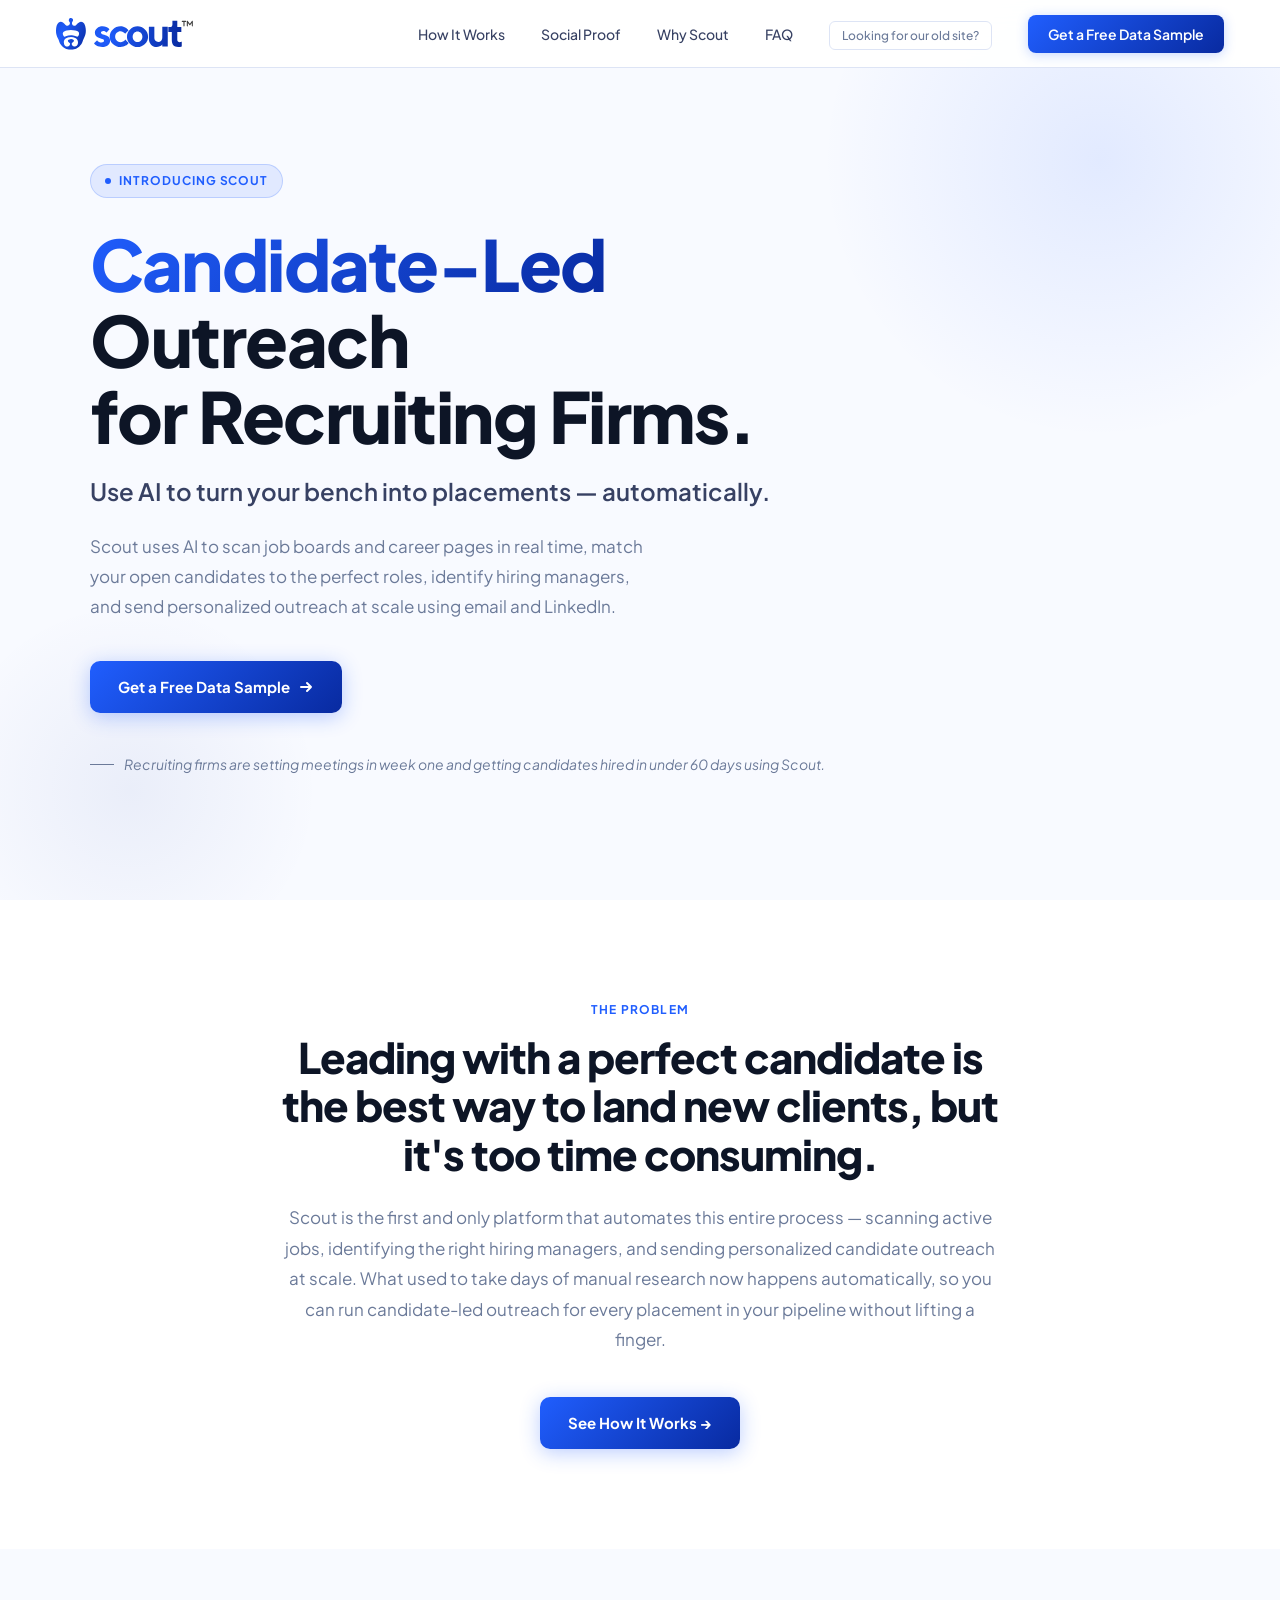
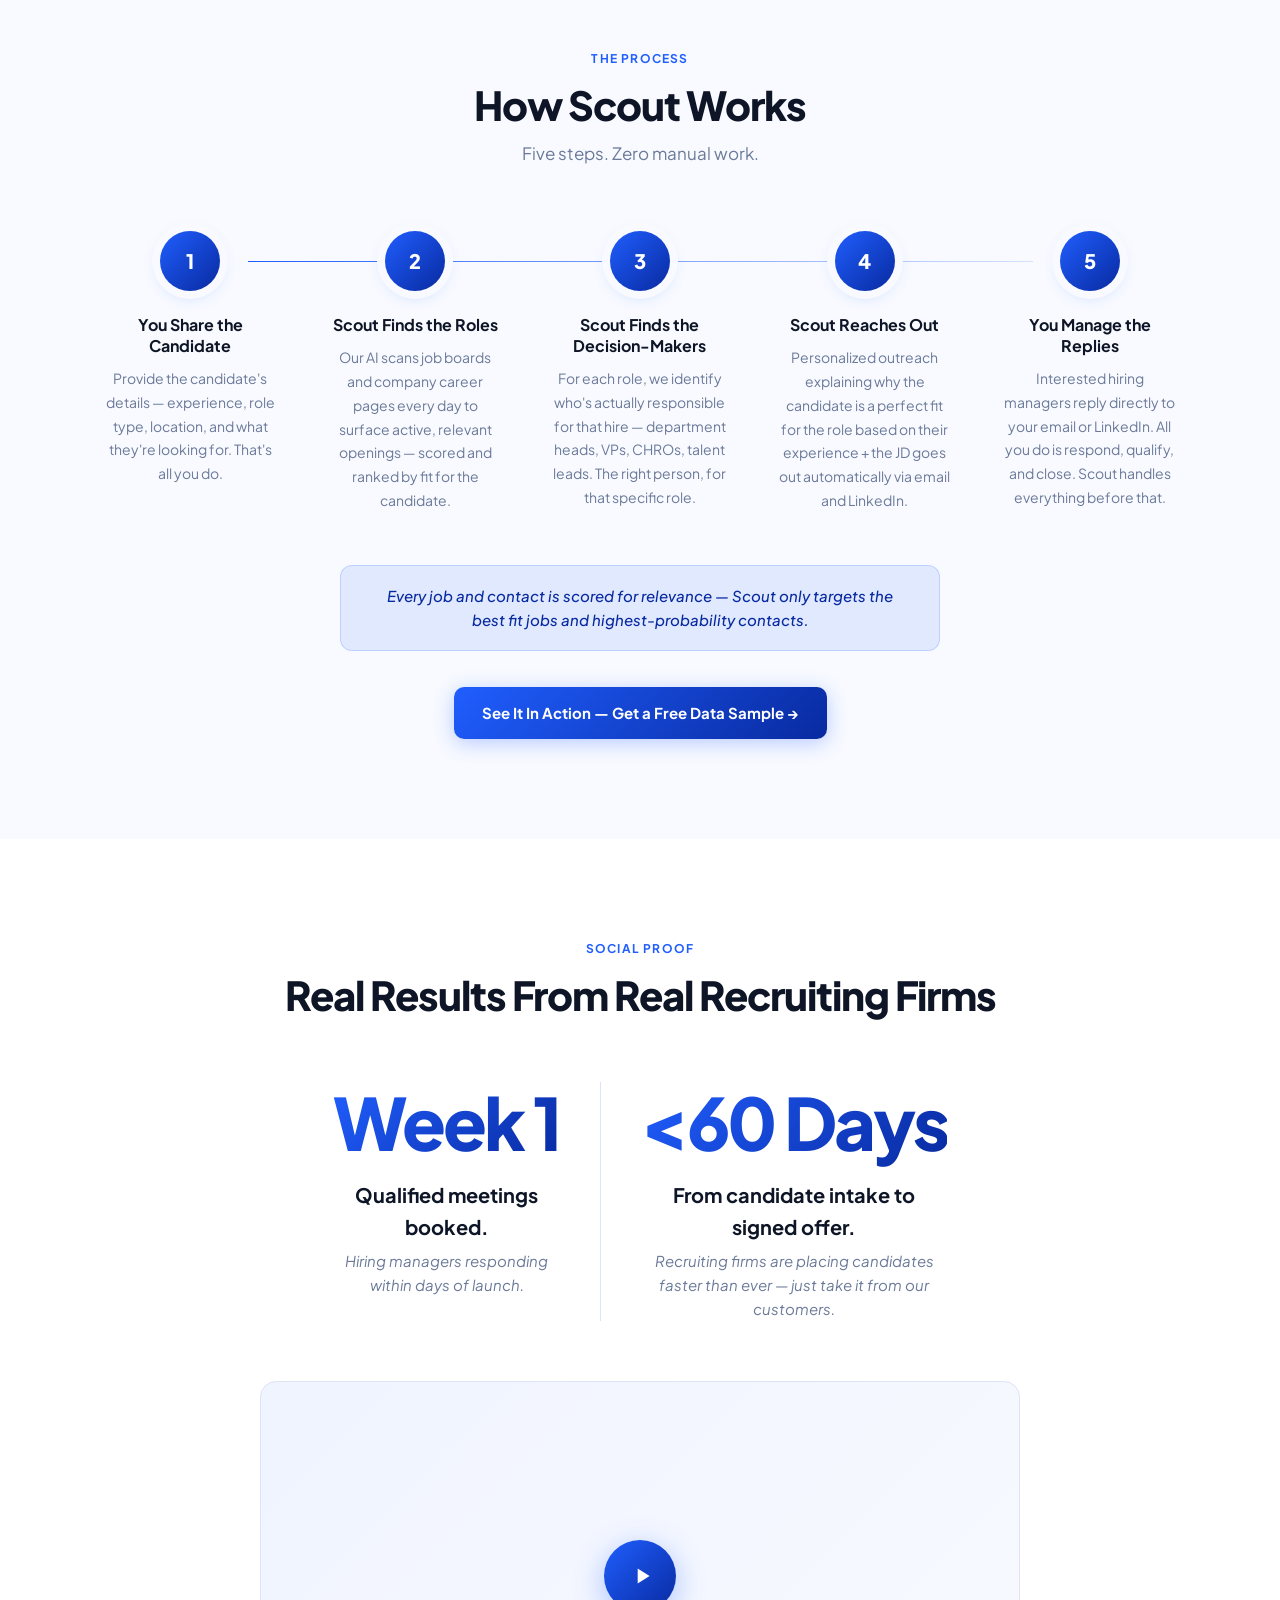
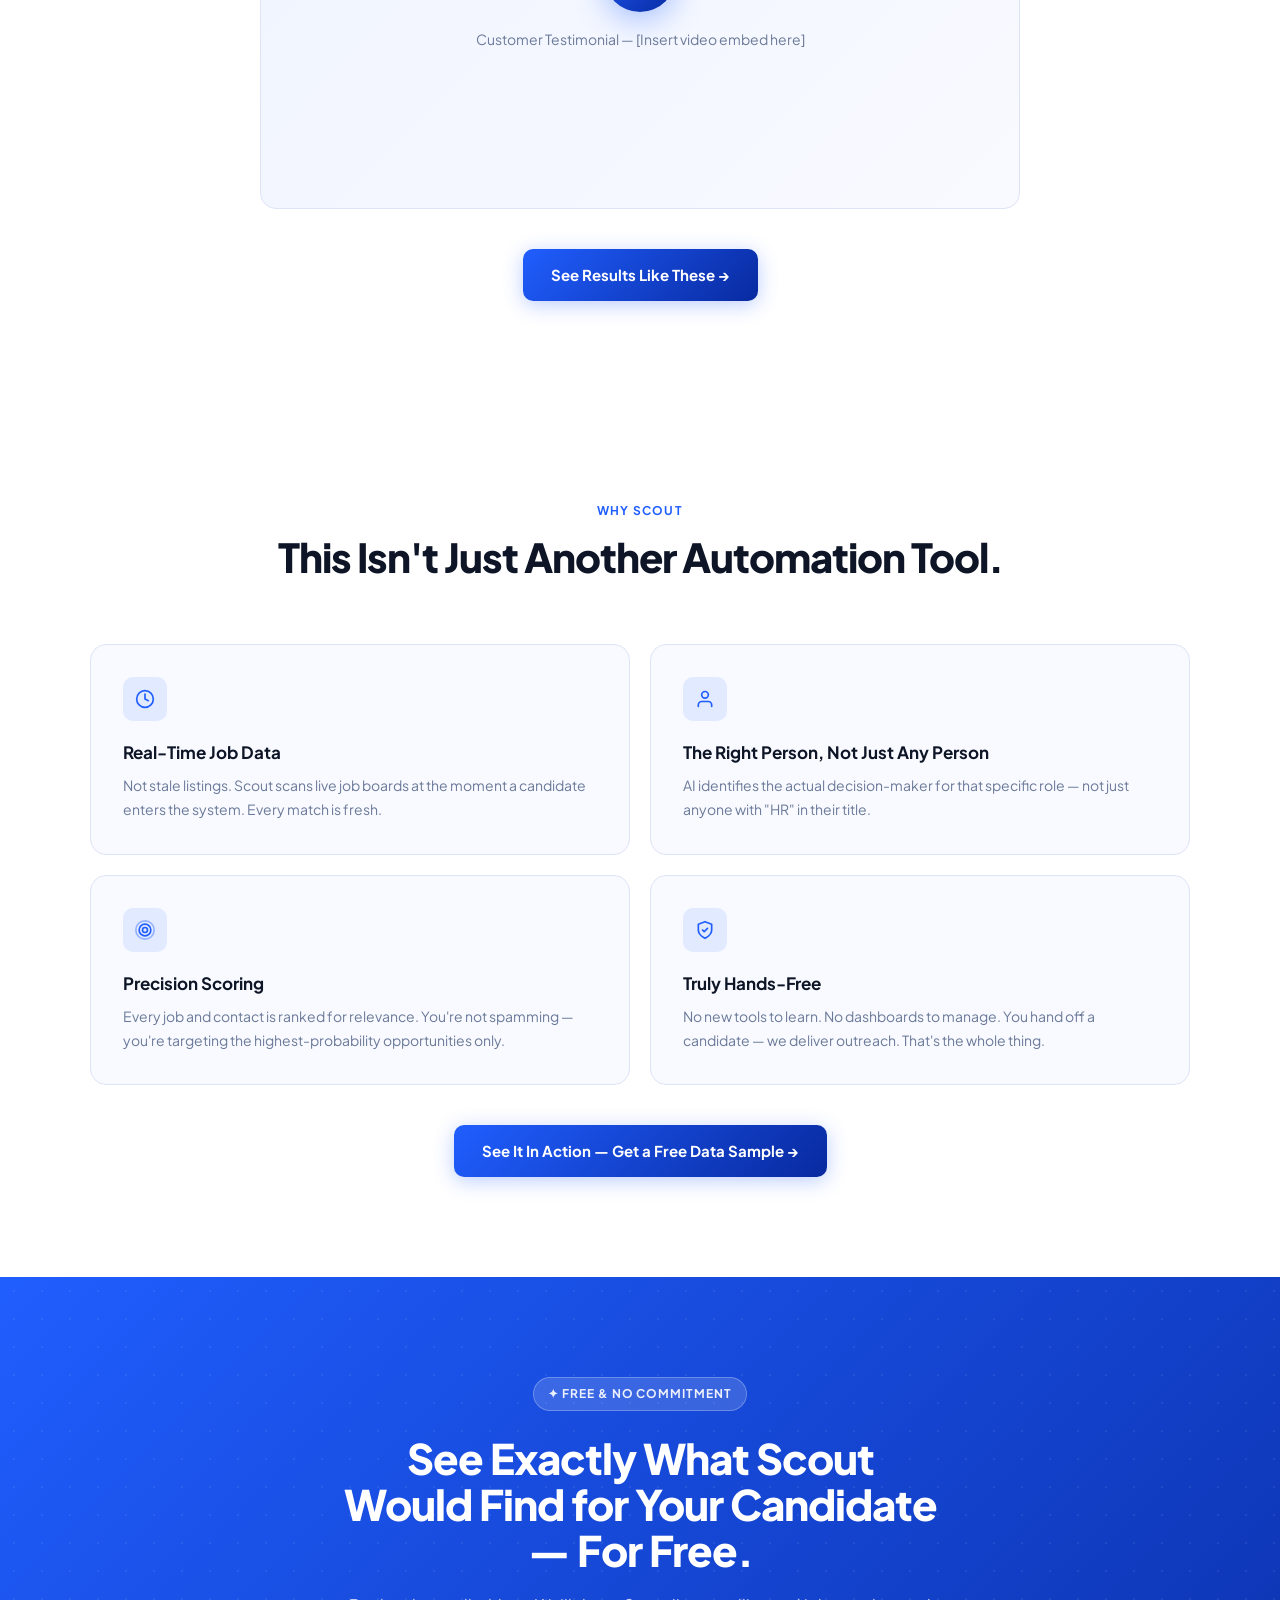
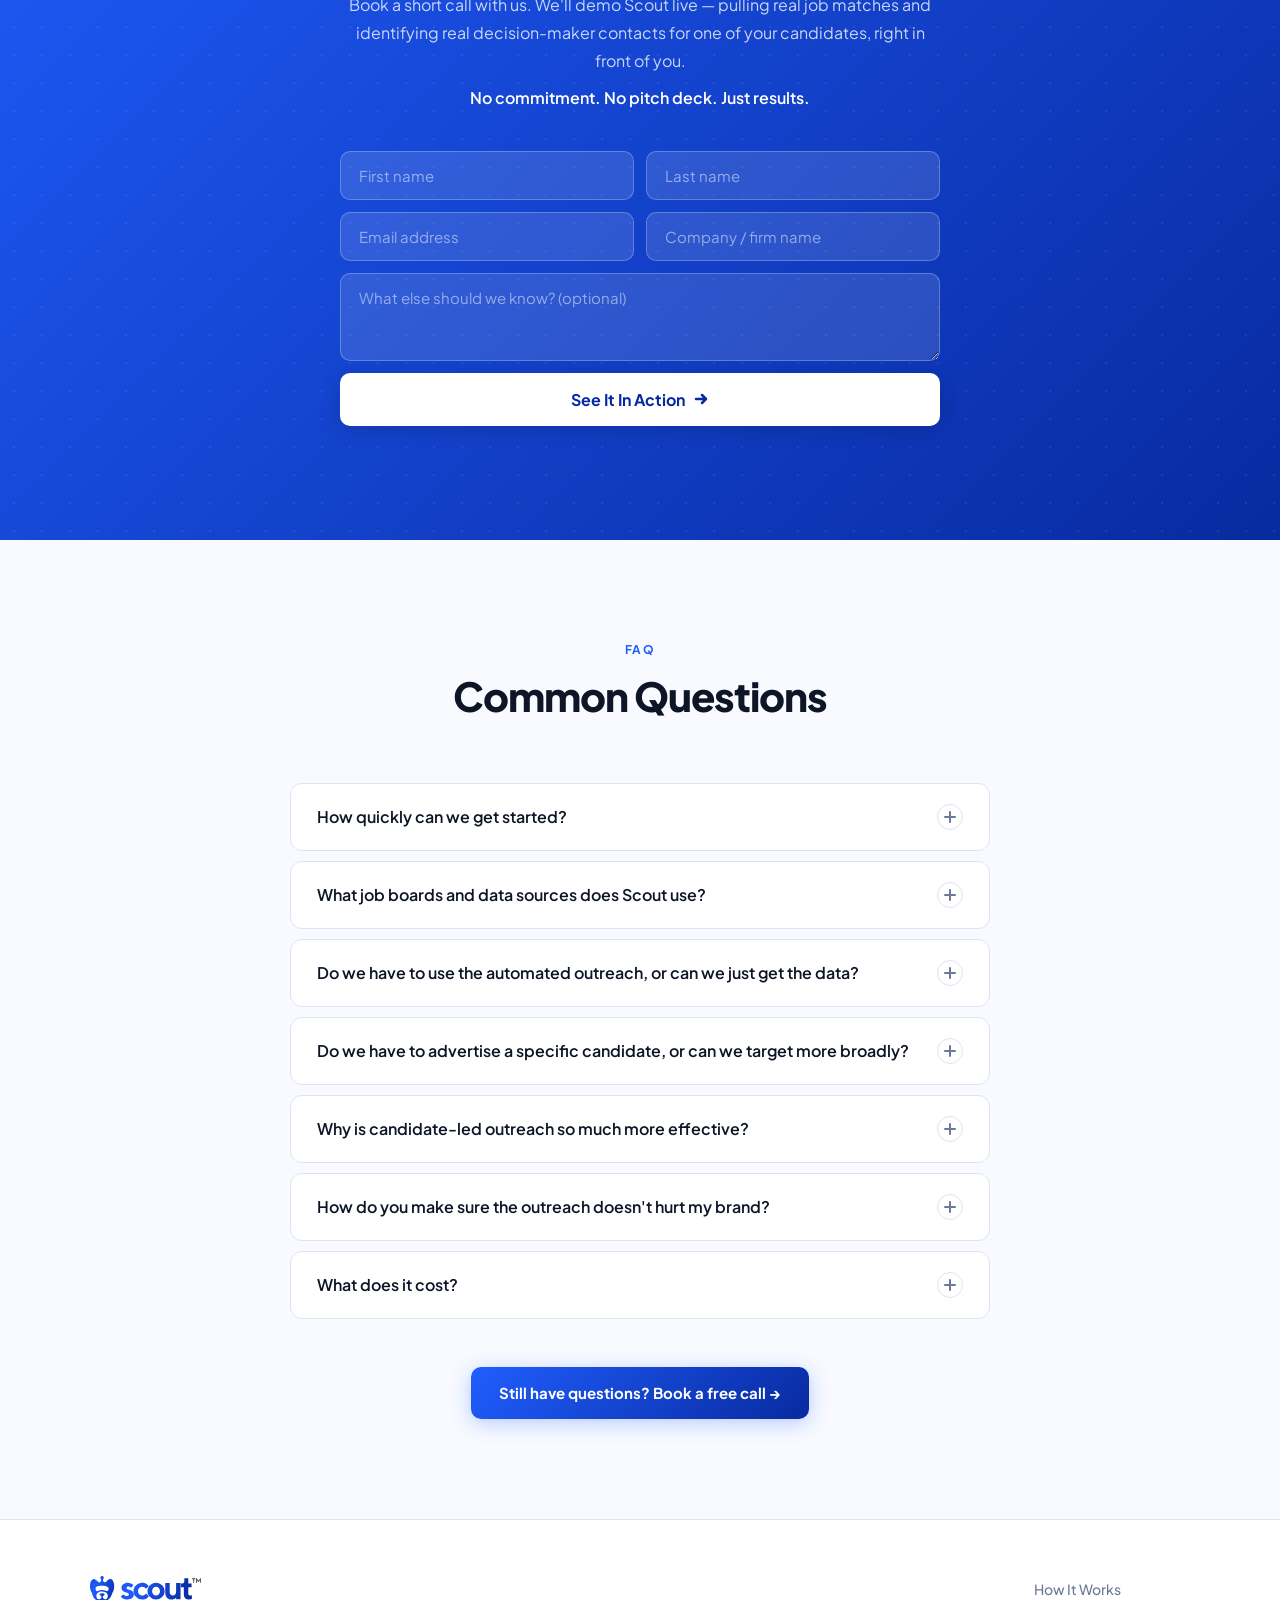
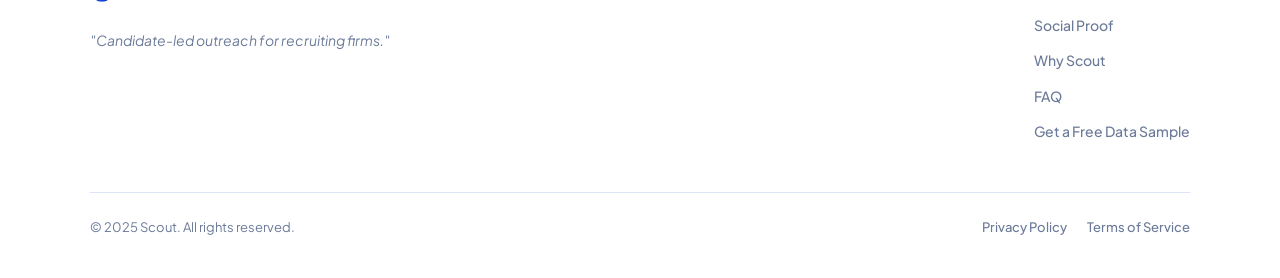
<file: index.html>
<!DOCTYPE html>
<html lang="en">

<head>
    <meta charset="UTF-8" />
    <meta name="viewport" content="width=device-width, initial-scale=1.0" />

    <title>Scout — Candidate-Led Outreach for Recruiting Firms</title>
    <meta name="description"
        content="Scout helps recruiting firms automate candidate-led outreach by finding relevant roles, identifying hiring managers, and sending personalized outreach at scale." />
    <meta name="robots" content="index, follow" />
    <meta name="theme-color" content="#205EFE" />

    <link rel="canonical" href="https://scout-landing-page.netlify.app/" />
    <link rel="icon" href="./favicon.ico" />

    <meta property="og:title" content="Scout — Candidate-Led Outreach for Recruiting Firms" />
    <meta property="og:description"
        content="Use AI to turn your bench into placements. Scout finds relevant roles, identifies hiring managers, and automates personalized outreach for recruiting firms." />
    <meta property="og:type" content="website" />
    <meta property="og:url" content="https://scout-landing-page.netlify.app/" />
    <meta property="og:site_name" content="Scout" />

    <meta name="twitter:card" content="summary" />
    <meta name="twitter:title" content="Scout — Candidate-Led Outreach for Recruiting Firms" />
    <meta name="twitter:description"
        content="Scout helps recruiting firms automate candidate-led outreach with AI-powered job matching and personalized outreach." />

    <link rel="preconnect" href="https://fonts.googleapis.com" />
    <link rel="preconnect" href="https://fonts.gstatic.com" crossorigin />
    <link
        href="https://fonts.googleapis.com/css2?family=Plus+Jakarta+Sans:ital,wght@0,300;0,400;0,500;0,600;0,700;0,800;1,300;1,400&display=swap"
        rel="stylesheet" />
    <link rel="stylesheet" href="./styles.css" />
</head>

<body>

    <!-- NAV -->
    <nav>
        <a href="./index.html" class="nav-logo"><img src="./images/logo.svg" height="32" alt="Scout" /></a>
        <ul class="nav-links">
            <li><a href="#how-it-works">How It Works</a></li>
            <li><a href="#results">Social Proof</a></li>
            <li><a href="#why-scout">Why Scout</a></li>
            <li><a href="#faq">FAQ</a></li>
            <li><a href="https://tryscout.ai"
                    style="font-size:12px; color: var(--gray); border: 1px solid var(--border); padding: 6px 12px; border-radius: 6px;">Looking
                    for our old site?</a></li>
            <li><a href="#free-sample" class="nav-cta">Get a Free Data Sample</a></li>
        </ul>
    </nav>
 <main>
    <!-- HERO -->
    <section id="hero">
        <div class="hero-shapes">
            <div class="shape-1"></div>
            <div class="shape-2"></div>
        </div>
        <div class="hero-inner">
            <div class="eyebrow fade-up"><span class="eyebrow-dot"></span> Introducing Scout</div>
            <h1 class="fade-up"><span class="accent">Candidate-Led</span> Outreach<br>for Recruiting Firms.</h1>
            <p class="hero-sub fade-up">Use AI to turn your bench into placements — automatically.</p>
            <p class="hero-body fade-up">Scout uses AI to scan job boards and career pages in real time, match your open
                candidates to the perfect roles, identify hiring managers, and send personalized outreach at scale using
                email and LinkedIn.</p>
            <div class="hero-actions fade-up">
                <a href="#free-sample" class="btn-primary">Get a Free Data Sample <svg viewBox="0 0 16 16" fill="none"
                        stroke="currentColor" stroke-width="2" stroke-linecap="round" stroke-linejoin="round">
                        <path d="M3 8h10M9 4l4 4-4 4" />
                    </svg></a>
            </div>
            <p class="trust-signal fade-up">Recruiting firms are setting meetings in week one and getting candidates
                hired in under 60 days using Scout.</p>
        </div>
    </section>

    <!-- PROBLEM -->
    <section id="problem">
        <div class="problem-inner">
            <p class="section-eyebrow fade-up">The Problem</p>
            <h2 class="problem-headline fade-up">Leading with a perfect candidate is the best way to land new clients,
                but it's too time consuming.</h2>
            <p class="problem-body fade-up">Scout is the first and only platform that automates this entire process —
                scanning active jobs, identifying the right hiring managers, and sending personalized candidate outreach
                at scale. What used to take days of manual research now happens automatically, so you can run
                candidate-led outreach for every placement in your pipeline without lifting a finger.</p>
            <a href="#free-sample" class="btn-primary fade-up" style="margin-top: 24px; display: inline-flex;">See How
                It Works →</a>
        </div>
    </section>

    <!-- HOW IT WORKS -->
    <section id="how-it-works">
        <div class="section-inner">
            <div class="section-header">
                <p class="section-eyebrow fade-up">The Process</p>
                <h2 class="section-title fade-up">How Scout Works</h2>
                <p class="section-subtitle fade-up">Five steps. Zero manual work.</p>
            </div>
            <div class="steps" style="grid-template-columns: repeat(5, 1fr);">
                <div class="step fade-up">
                    <div class="step-number">1</div>
                    <h3 class="step-title">You Share the Candidate</h3>
                    <p class="step-body">Provide the candidate's details — experience, role type, location, and what
                        they're looking for. That's all you do.</p>
                </div>
                <div class="step fade-up">
                    <div class="step-number">2</div>
                    <h3 class="step-title">Scout Finds the Roles</h3>
                    <p class="step-body">Our AI scans job boards and company career pages every day to surface active,
                        relevant openings — scored and ranked by fit for the candidate.</p>
                </div>
                <div class="step fade-up">
                    <div class="step-number">3</div>
                    <h3 class="step-title">Scout Finds the Decision-Makers</h3>
                    <p class="step-body">For each role, we identify who's actually responsible for that hire —
                        department heads, VPs, CHROs, talent leads. The right person, for that specific role.</p>
                </div>
                <div class="step fade-up">
                    <div class="step-number">4</div>
                    <h3 class="step-title">Scout Reaches Out</h3>
                    <p class="step-body">Personalized outreach explaining why the candidate is a perfect fit for the
                        role based on their experience + the JD goes out automatically via email and LinkedIn.</p>
                </div>
                <div class="step fade-up">
                    <div class="step-number">5</div>
                    <h3 class="step-title">You Manage the Replies</h3>
                    <p class="step-body">Interested hiring managers reply directly to your email or LinkedIn. All you do
                        is respond, qualify, and close. Scout handles everything before that.</p>
                </div>
            </div>
            <p class="steps-callout fade-up">Every job and contact is scored for relevance — Scout only targets the best
                fit jobs and highest-probability contacts.</p>
            <div class="fade-up" style="text-align:center; margin-top: 36px;">
                <a href="#free-sample" class="btn-primary" style="display: inline-flex;">See It In Action — Get a Free
                    Data Sample →</a>
            </div>
        </div>
    </section>

    <!-- RESULTS -->
    <section id="results">
        <div class="section-inner">
            <div class="section-header">
                <p class="section-eyebrow fade-up">Social Proof</p>
                <h2 class="section-title fade-up">Real Results From Real Recruiting Firms</h2>
            </div>
            <div class="stat-block fade-up"
                style="display: flex; flex-direction: row; justify-content: center; align-items: flex-start; gap: 0; margin-bottom: 60px; max-width: 640px; margin-left: auto; margin-right: auto;">
                <div style="flex: 1; text-align: center; padding: 0 40px;">
                    <div class="stat-number"
                        style="font-size: clamp(40px, 6vw, 72px); white-space: nowrap; overflow: visible; padding-bottom: 8px;">
                        Week 1</div>
                    <p class="stat-label">Qualified meetings booked.</p>
                    <p class="stat-sub">Hiring managers responding within days of launch.</p>
                </div>
                <div style="width: 1px; background: var(--border); align-self: stretch; flex-shrink: 0;"></div>
                <div style="flex: 1; text-align: center; padding: 0 40px;">
                    <div class="stat-number"
                        style="font-size: clamp(40px, 6vw, 72px); white-space: nowrap; overflow: visible; padding-bottom: 8px;">
                        &lt;60 Days</div>
                    <p class="stat-label">From candidate intake to signed offer.</p>
                    <p class="stat-sub">Recruiting firms are placing candidates faster than ever — just take it from our
                        customers.</p>
                </div>
            </div>
            <div class="video-container fade-up">
                <div class="video-placeholder">
                    <div class="play-btn"><svg viewBox="0 0 24 24" fill="white">
                            <path d="M8 5v14l11-7z" />
                        </svg></div>
                    <p class="video-label">Customer Testimonial — [Insert video embed here]</p>
                </div>
            </div>
            <div class="fade-up" style="text-align:center; margin-top: 40px;">
                <a href="#free-sample" class="btn-primary" style="display: inline-flex;">See Results Like These →</a>
            </div>
        </div>
    </section>


    <!-- WHY SCOUT -->
    <section id="why-scout">
        <div class="section-inner">
            <div class="section-header">
                <p class="section-eyebrow fade-up">Why Scout</p>
                <h2 class="section-title fade-up">This Isn't Just Another Automation Tool.</h2>
            </div>
            <div class="diff-grid">
                <div class="diff-card fade-up">
                    <div class="diff-icon"><svg viewBox="0 0 24 24" fill="none" stroke="currentColor" stroke-width="2"
                            stroke-linecap="round" stroke-linejoin="round">
                            <circle cx="12" cy="12" r="10" />
                            <polyline points="12 6 12 12 16 14" />
                        </svg></div>
                    <h3 class="diff-title">Real-Time Job Data</h3>
                    <p class="diff-body">Not stale listings. Scout scans live job boards at the moment a candidate
                        enters the system. Every match is fresh.</p>
                </div>
                <div class="diff-card fade-up">
                    <div class="diff-icon"><svg viewBox="0 0 24 24" fill="none" stroke="currentColor" stroke-width="2"
                            stroke-linecap="round" stroke-linejoin="round">
                            <path d="M20 21v-2a4 4 0 0 0-4-4H8a4 4 0 0 0-4 4v2" />
                            <circle cx="12" cy="7" r="4" />
                        </svg></div>
                    <h3 class="diff-title">The Right Person, Not Just Any Person</h3>
                    <p class="diff-body">AI identifies the actual decision-maker for that specific role — not just
                        anyone with "HR" in their title.</p>
                </div>
                <div class="diff-card fade-up">
                    <div class="diff-icon"><svg viewBox="0 0 24 24" fill="none" stroke="currentColor" stroke-width="2"
                            stroke-linecap="round" stroke-linejoin="round">
                            <circle cx="12" cy="12" r="3" />
                            <circle cx="12" cy="12" r="7" />
                            <circle cx="12" cy="12" r="11" opacity="0.4" />
                        </svg></div>
                    <h3 class="diff-title">Precision Scoring</h3>
                    <p class="diff-body">Every job and contact is ranked for relevance. You're not spamming — you're
                        targeting the highest-probability opportunities only.</p>
                </div>
                <div class="diff-card fade-up">
                    <div class="diff-icon"><svg viewBox="0 0 24 24" fill="none" stroke="currentColor" stroke-width="2"
                            stroke-linecap="round" stroke-linejoin="round">
                            <path d="M12 22s8-4 8-10V5l-8-3-8 3v7c0 6 8 10 8 10z" />
                            <polyline points="9 12 11 14 15 10" />
                        </svg></div>
                    <h3 class="diff-title">Truly Hands-Free</h3>
                    <p class="diff-body">No new tools to learn. No dashboards to manage. You hand off a candidate — we
                        deliver outreach. That's the whole thing.</p>
                </div>
            </div>
            <div class="fade-up" style="text-align:center; margin-top: 40px;">
                <a href="#free-sample" class="btn-primary" style="display: inline-flex;">See It In Action — Get a Free
                    Data Sample →</a>
            </div>
        </div>
    </section>
    <section id="free-sample">
        <div class="cta-dots"></div>
        <div class="cta-inner">
            <div class="cta-eyebrow fade-up">✦ Free &amp; No Commitment</div>
            <h2 class="cta-title fade-up">See Exactly What Scout Would Find for Your Candidate — For Free.</h2>
            <p class="cta-body fade-up">Book a short call with us. We'll demo Scout live — pulling real job matches and
                identifying real decision-maker contacts for one of your candidates, right in front of you.</p>
            <p class="cta-bold fade-up">No commitment. No pitch deck. Just results.</p>
            <div class="form-stack fade-up">
                <div class="form-row">
                    <input type="text" placeholder="First name" />
                    <input type="text" placeholder="Last name" />
                </div>
                <div class="form-row">
                    <input type="email" placeholder="Email address" />
                    <input type="text" placeholder="Company / firm name" />
                </div>
                <textarea placeholder="What else should we know? (optional)"></textarea>
                <button class="btn-submit">See It In Action <svg viewBox="0 0 16 16" fill="none" stroke="currentColor"
                        stroke-width="2.5" stroke-linecap="round" stroke-linejoin="round">
                        <path d="M3 8h10M9 4l4 4-4 4" />
                    </svg></button>
            </div>
        </div>
    </section>

    <!-- FAQ -->
    <section id="faq">
        <div class="section-inner">
            <div class="section-header">
                <p class="section-eyebrow fade-up">FAQ</p>
                <h2 class="section-title fade-up">Common Questions</h2>
            </div>
            <div class="faq-list">
                <div class="faq-item fade-up">
                    <div class="faq-q">How quickly can we get started?<span class="faq-icon"><svg viewBox="0 0 12 12"
                                fill="none" stroke="currentColor" stroke-width="2" stroke-linecap="round">
                                <path d="M6 1v10M1 6h10" />
                            </svg></span></div>
                    <div class="faq-a">Fast. Once you send us a candidate's information, we can start reaching out to
                        hiring managers within 24 hours. There's no lengthy onboarding or technical setup on your end.
                    </div>
                </div>
                <div class="faq-item fade-up">
                    <div class="faq-q">What job boards and data sources does Scout use?<span class="faq-icon"><svg
                                viewBox="0 0 12 12" fill="none" stroke="currentColor" stroke-width="2"
                                stroke-linecap="round">
                                <path d="M6 1v10M1 6h10" />
                            </svg></span></div>
                    <div class="faq-a">We cover all major job boards — Indeed, LinkedIn, Glassdoor, and more — plus we
                        scrape company career pages directly. Our job coverage is massive. If a role is posted anywhere
                        on the internet, we're going to find it.</div>
                </div>
                <div class="faq-item fade-up">
                    <div class="faq-q">Do we have to use the automated outreach, or can we just get the data?<span
                            class="faq-icon"><svg viewBox="0 0 12 12" fill="none" stroke="currentColor" stroke-width="2"
                                stroke-linecap="round">
                                <path d="M6 1v10M1 6h10" />
                            </svg></span></div>
                    <div class="faq-a">Not at all — you can use Scout purely as a data source. We can send you daily
                        lists of matched jobs and the hiring managers at each company, complete with their emails and
                        mobile numbers. Finding accurate contact information is something we're particularly good at,
                        and many of our customers use this data to power their own outreach workflows.</div>
                </div>
                <div class="faq-item fade-up">
                    <div class="faq-q">Do we have to advertise a specific candidate, or can we target more broadly?<span
                            class="faq-icon"><svg viewBox="0 0 12 12" fill="none" stroke="currentColor" stroke-width="2"
                                stroke-linecap="round">
                                <path d="M6 1v10M1 6h10" />
                            </svg></span></div>
                    <div class="faq-a">No, a specific candidate isn't required. We can take a more general approach
                        where we identify and target companies hiring for a certain type of role, without advertising a
                        particular person. That said, we strongly recommend the candidate-led approach when possible —
                        see below for why it works so much better.</div>
                </div>
                <div class="faq-item fade-up">
                    <div class="faq-q">Why is candidate-led outreach so much more effective?<span class="faq-icon"><svg
                                viewBox="0 0 12 12" fill="none" stroke="currentColor" stroke-width="2"
                                stroke-linecap="round">
                                <path d="M6 1v10M1 6h10" />
                            </svg></span></div>
                    <div class="faq-a">After a lot of experimentation, we've found that response rate is 10x higher when
                        you lead with a specific candidate. Think about it from the hiring manager's perspective — if
                        you reach out without one, you sound like every other recruiter they ignore: "we don't work with
                        recruiters" or "we already have 10 vendors." But if you say "I have a candidate with X
                        background who looks like a great fit for the role you just posted" — now you have their
                        attention. You're solving a problem they actually have right now. That's the entire philosophy
                        behind candidate-led outreach, and it's why it converts.</div>
                </div>
                <div class="faq-item fade-up">
                    <div class="faq-q">How do you make sure the outreach doesn't hurt my brand?<span
                            class="faq-icon"><svg viewBox="0 0 12 12" fill="none" stroke="currentColor" stroke-width="2"
                                stroke-linecap="round">
                                <path d="M6 1v10M1 6h10" />
                            </svg></span></div>
                    <div class="faq-a">Outreach is personalized per role and per contact — it's not a mass blast. We
                        identify the right person at each company and craft messages relevant to that specific
                        opportunity. Precision is built into how Scout works, not an afterthought.</div>
                </div>
                <div class="faq-item fade-up">
                    <div class="faq-q">What does it cost?<span class="faq-icon"><svg viewBox="0 0 12 12" fill="none"
                                stroke="currentColor" stroke-width="2" stroke-linecap="round">
                                <path d="M6 1v10M1 6h10" />
                            </svg></span></div>
                    <div class="faq-a">Pricing is customized based on the volume of candidates you'd like to run through
                        Scout. The best way to get a sense of fit and cost is to book a call — we'll walk you through
                        the data live and discuss what makes sense for your firm.</div>
                </div>
            </div>
            <div class="fade-up" style="text-align:center; margin-top: 48px;">
                <a href="#free-sample" class="btn-primary" style="display: inline-flex;">Still have questions? Book a
                    free call →</a>
            </div>
        </div>
    </section>
    </main>
    <footer>
        <div class="footer-inner">
            <div class="footer-top">
                <div>
                    <a href="./index.html" style="display:inline-block;margin-bottom:10px;text-decoration:none;"><img
                            src="./images/logo.svg" height="26" alt="Scout" /></a>
                    <p class="footer-tagline">"Candidate-led outreach for recruiting firms."</p>
                </div>
                <ul class="footer-links">
                    <li><a href="#how-it-works">How It Works</a></li>
                    <li><a href="#results">Social Proof</a></li>
                    <li><a href="#why-scout">Why Scout</a></li>
                    <li><a href="#faq">FAQ</a></li>
                    <li><a href="#free-sample">Get a Free Data Sample</a></li>
                </ul>
            </div>
            <div class="footer-bottom">
                <span>© 2025 Scout. All rights reserved.</span>
                <div class="footer-legal"><a href="./privacy-policy.html">Privacy Policy</a><a href="./terms-of-service.html">Terms of Service</a></div>
            </div>
        </div>
    </footer>
    <script src="./script.js"></script>
</body>

</html>
</file>
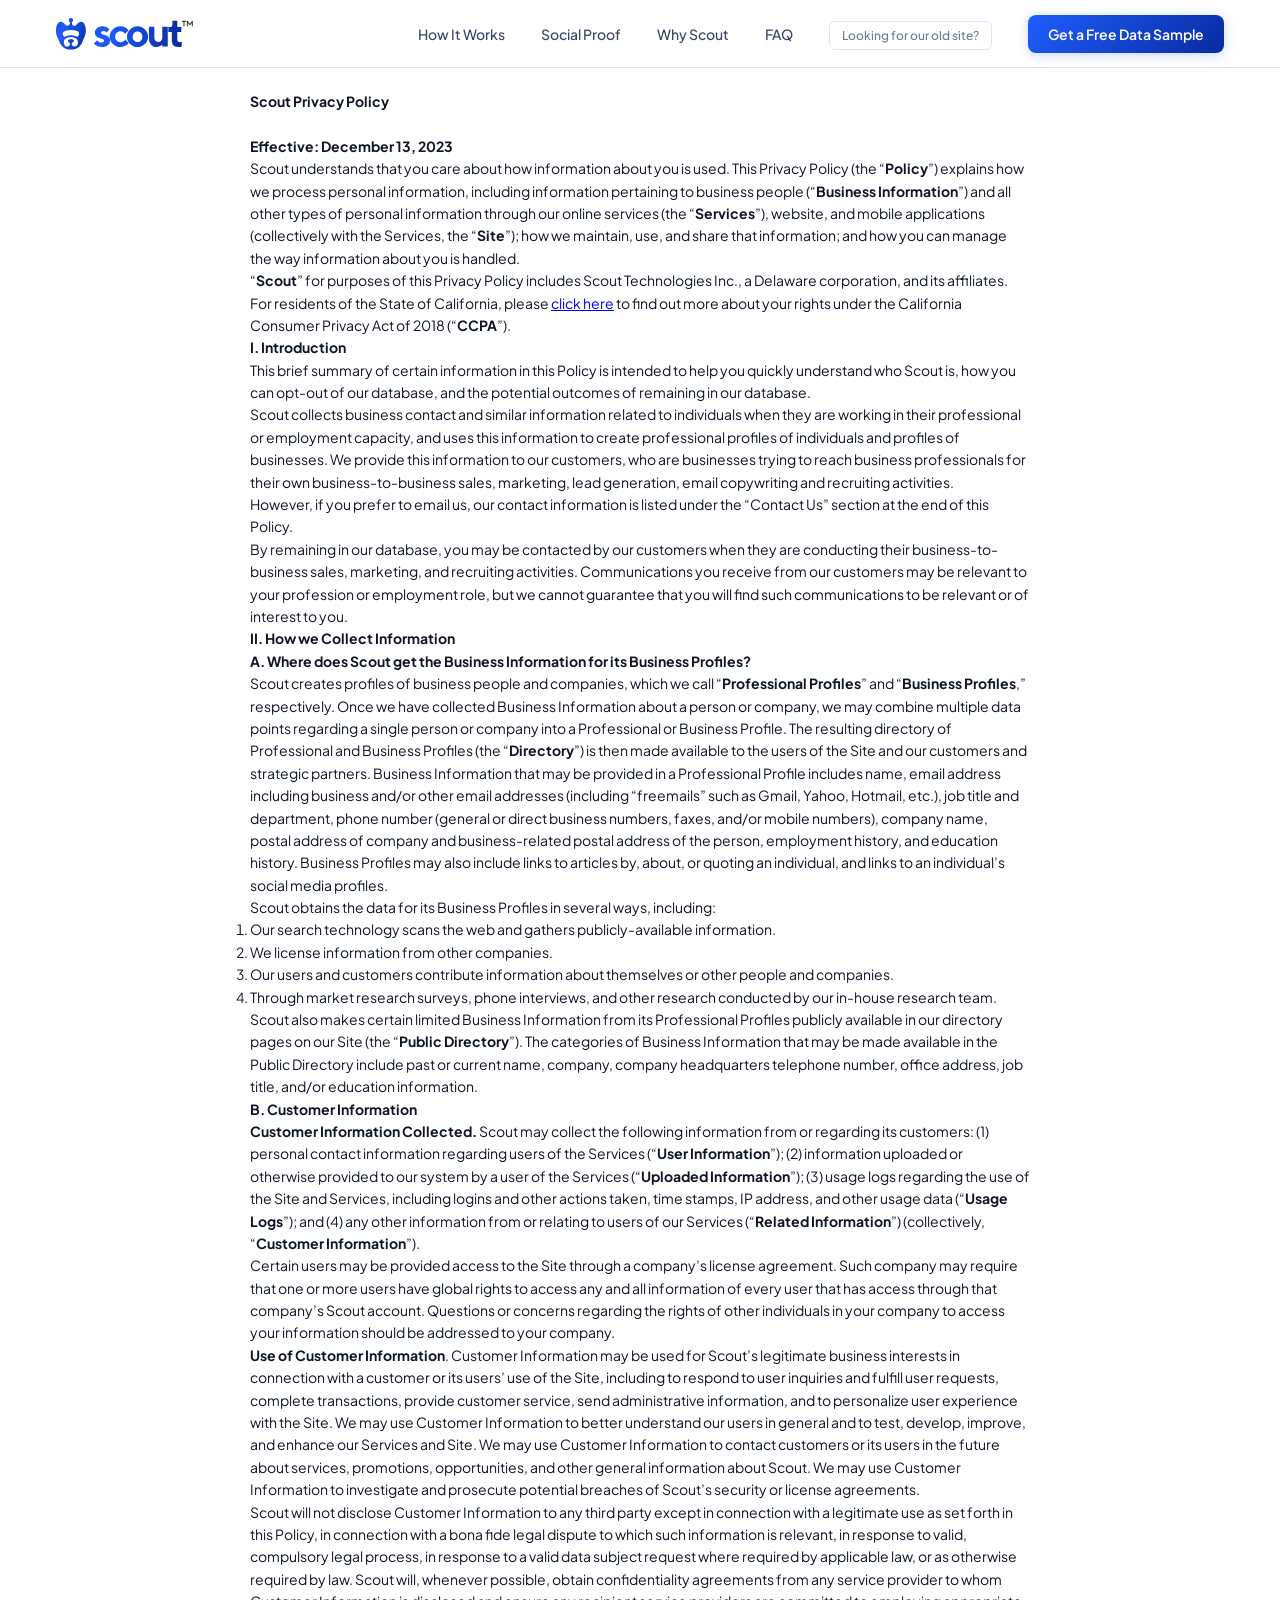
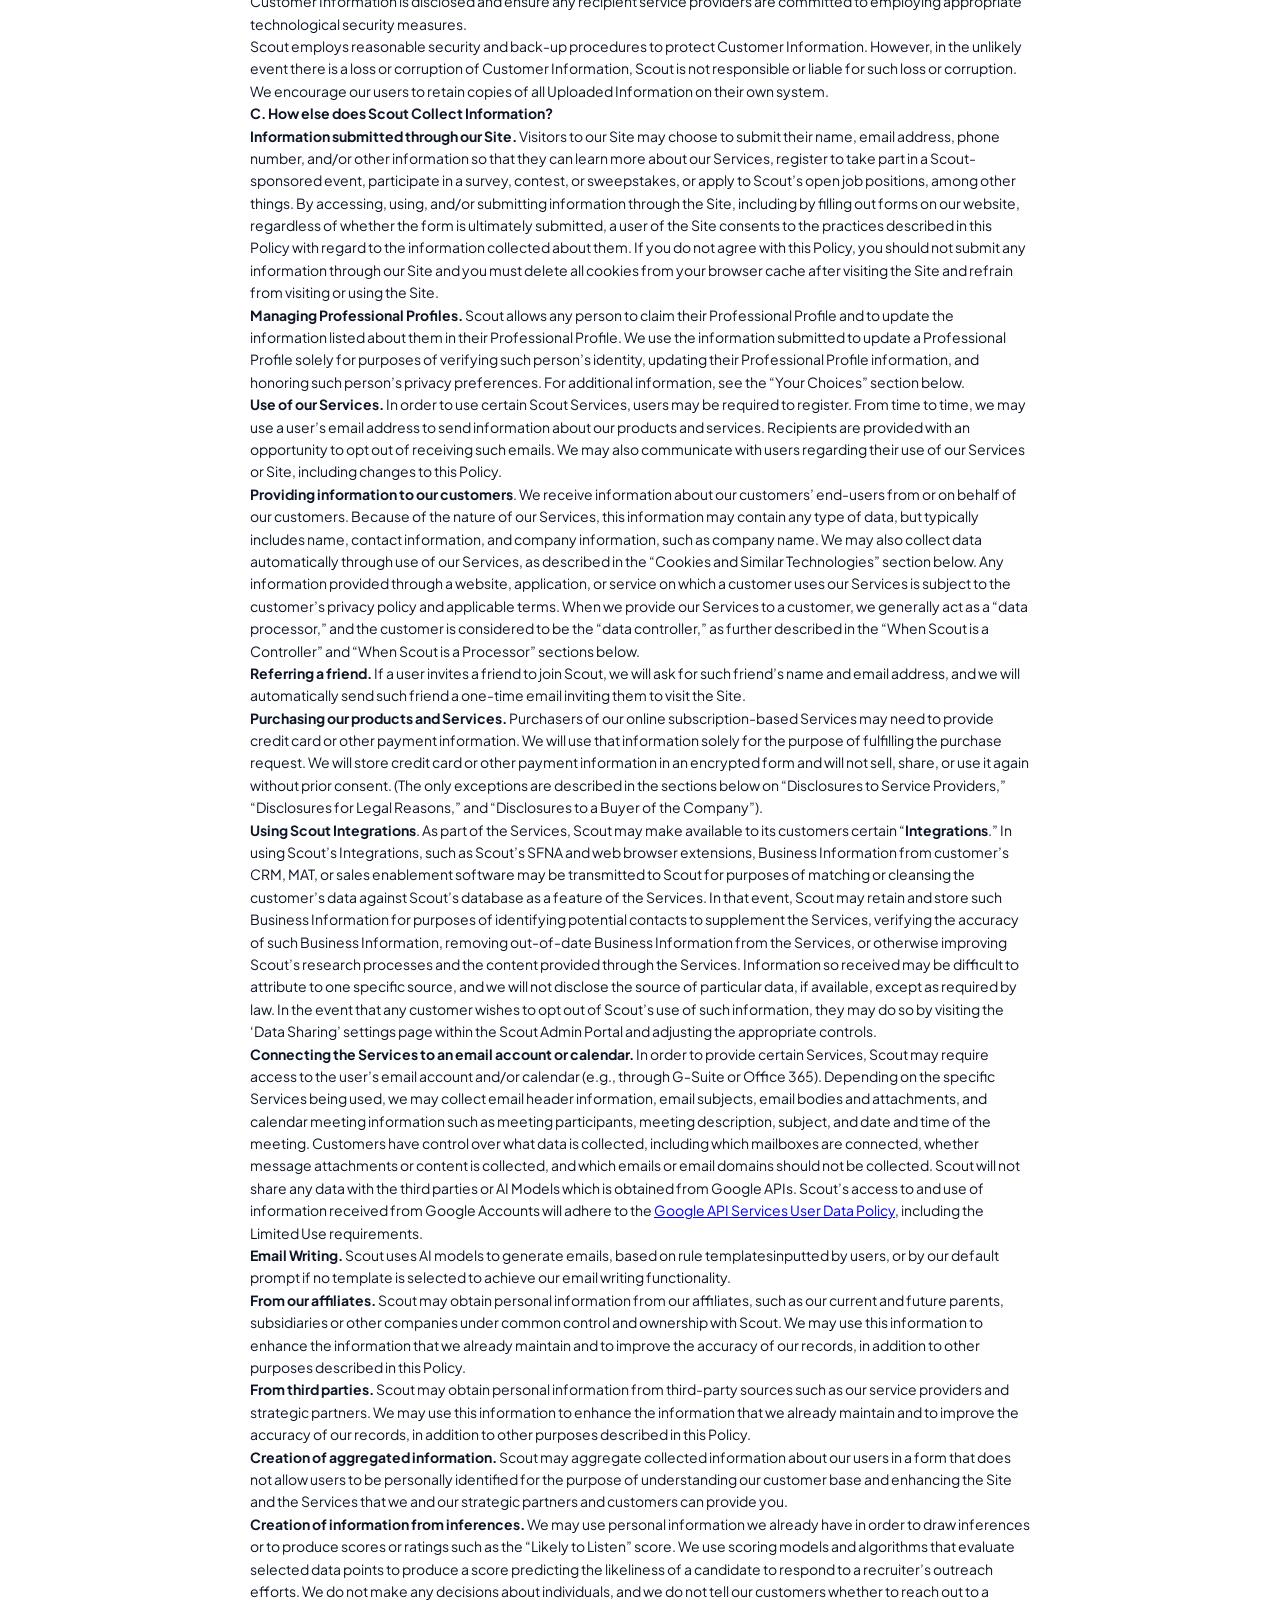
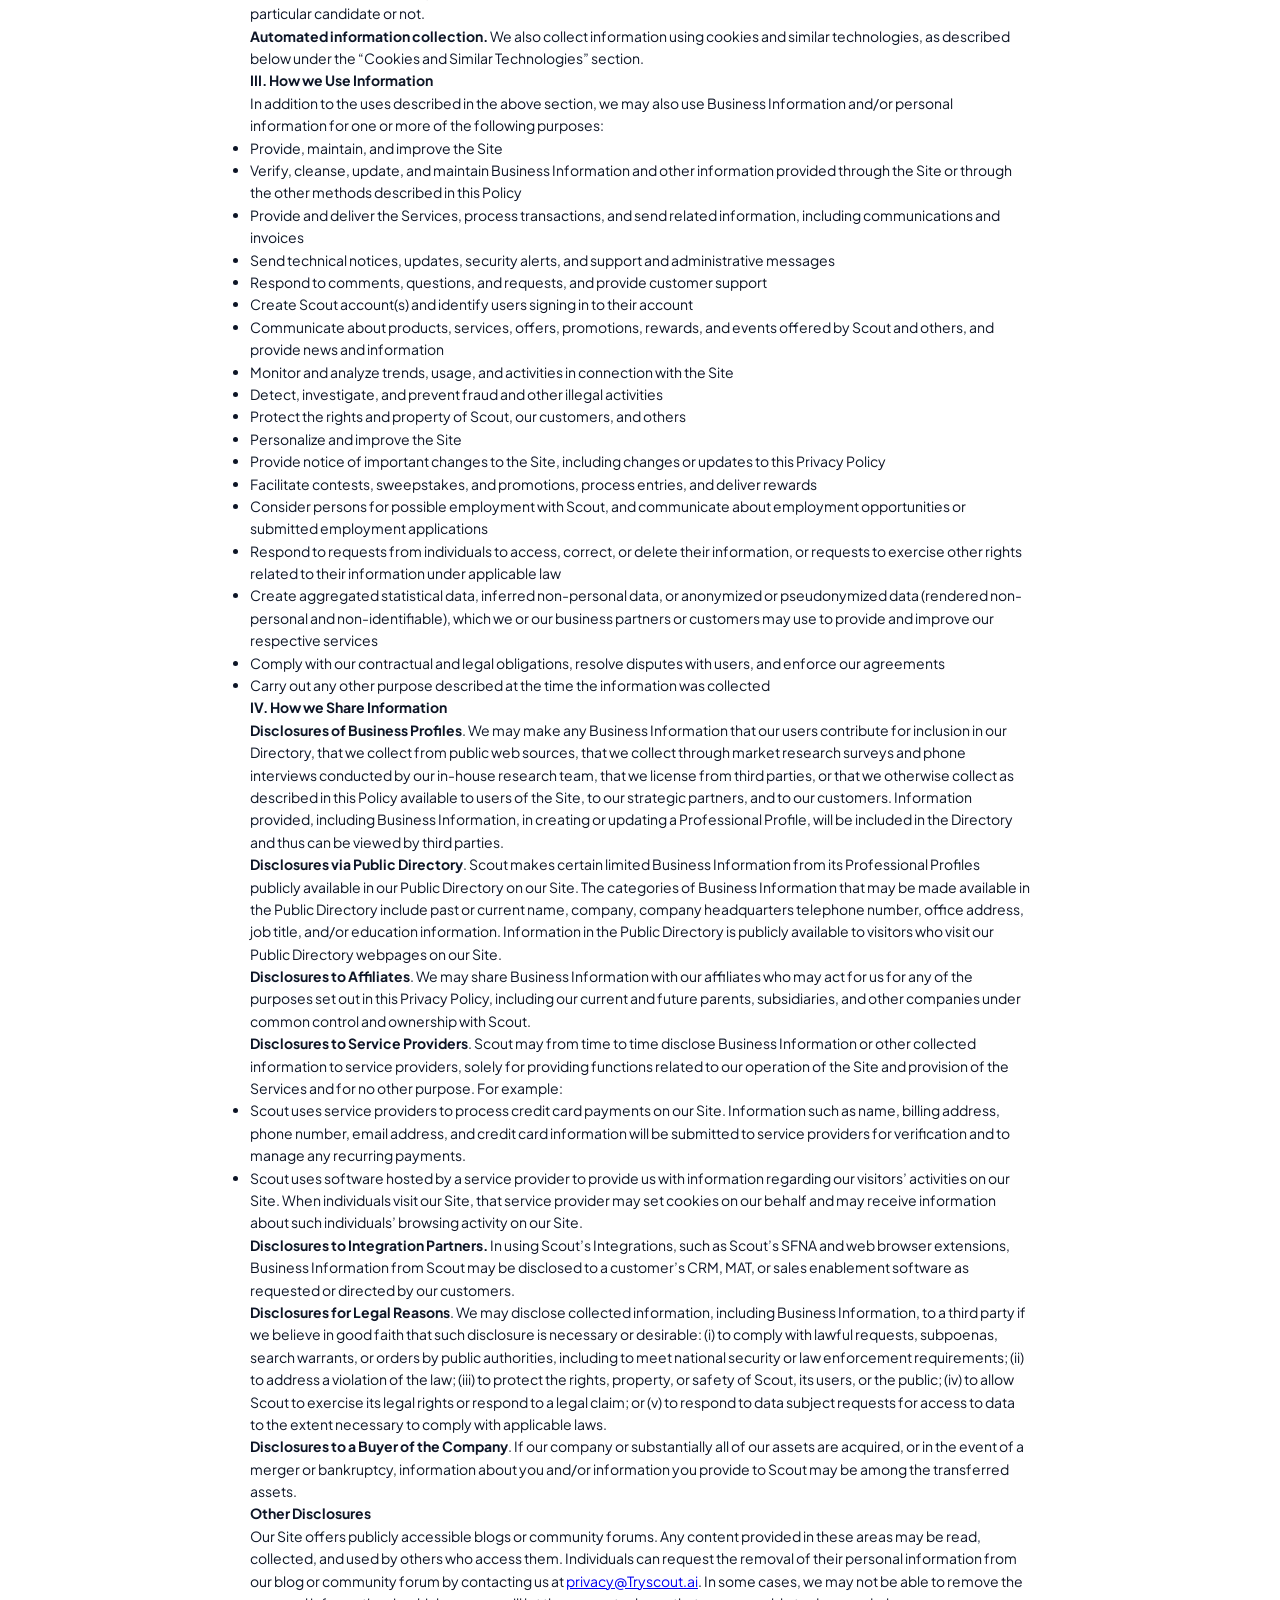
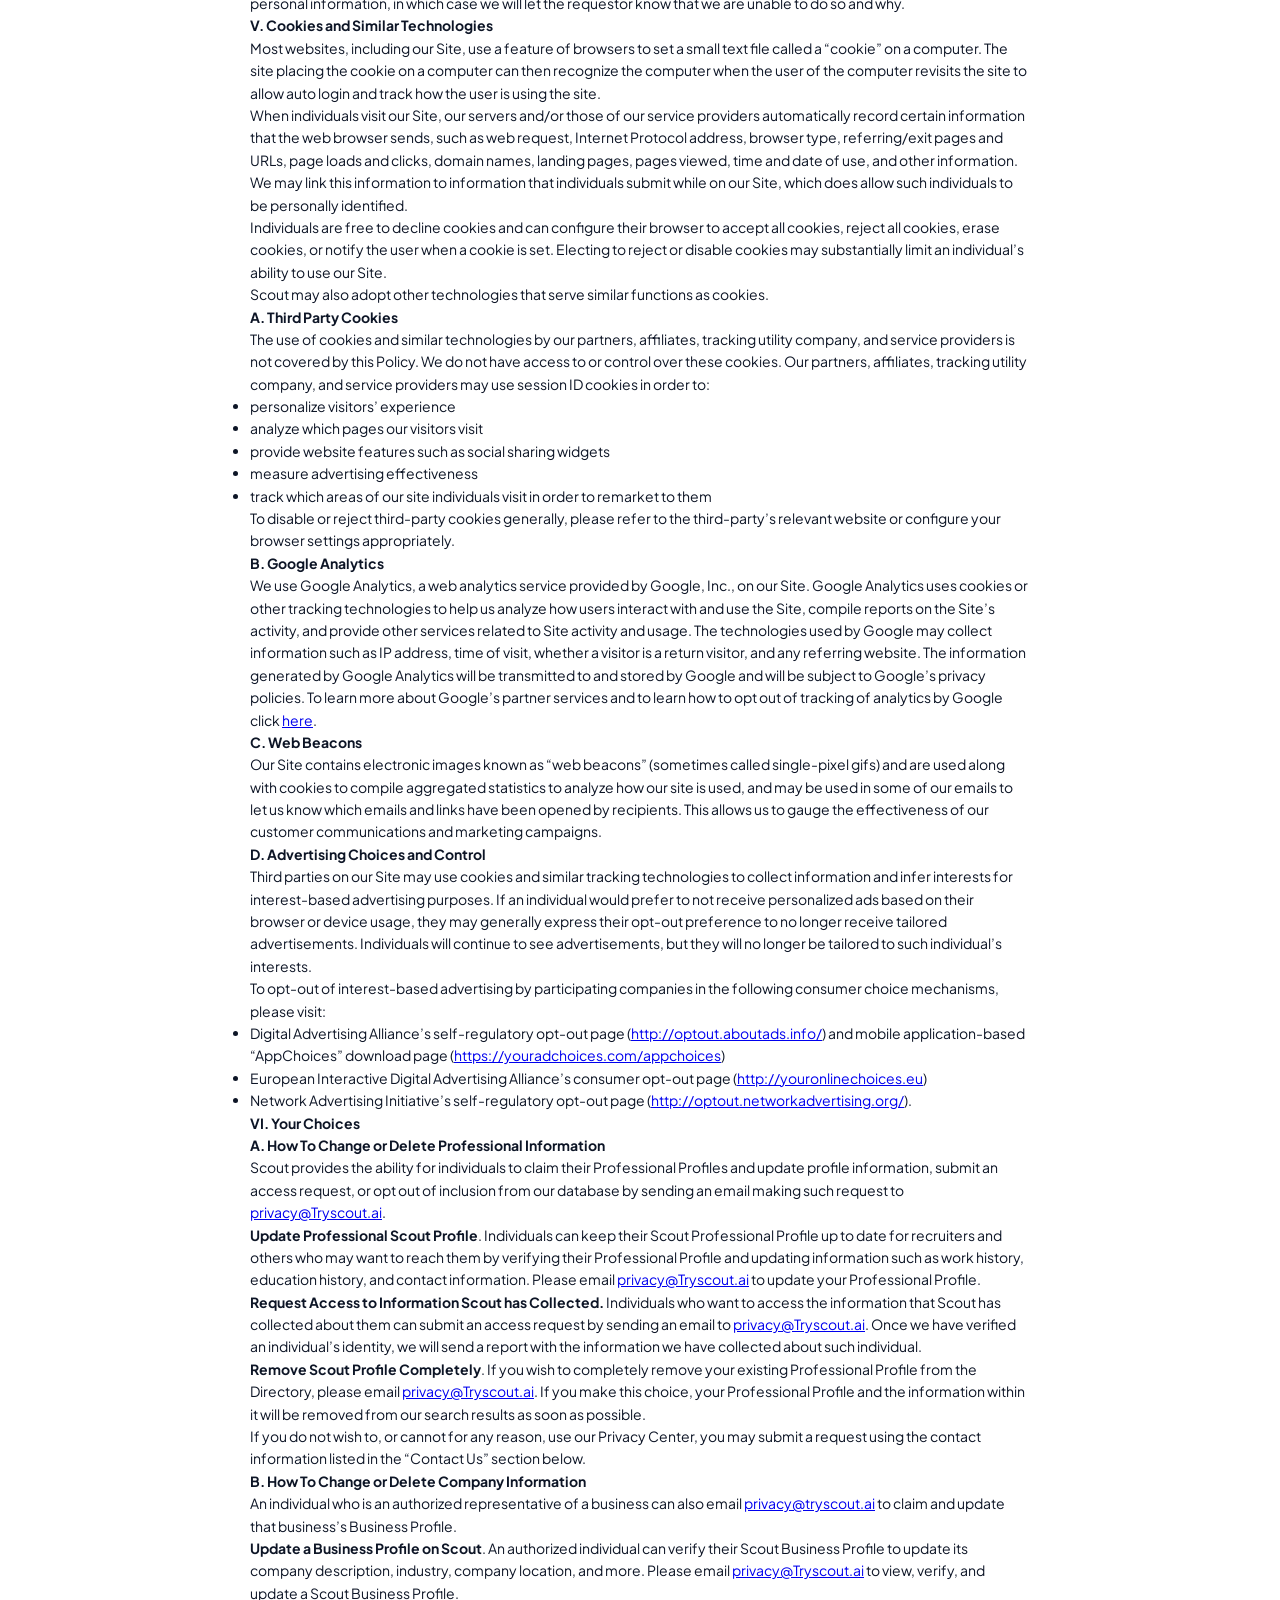
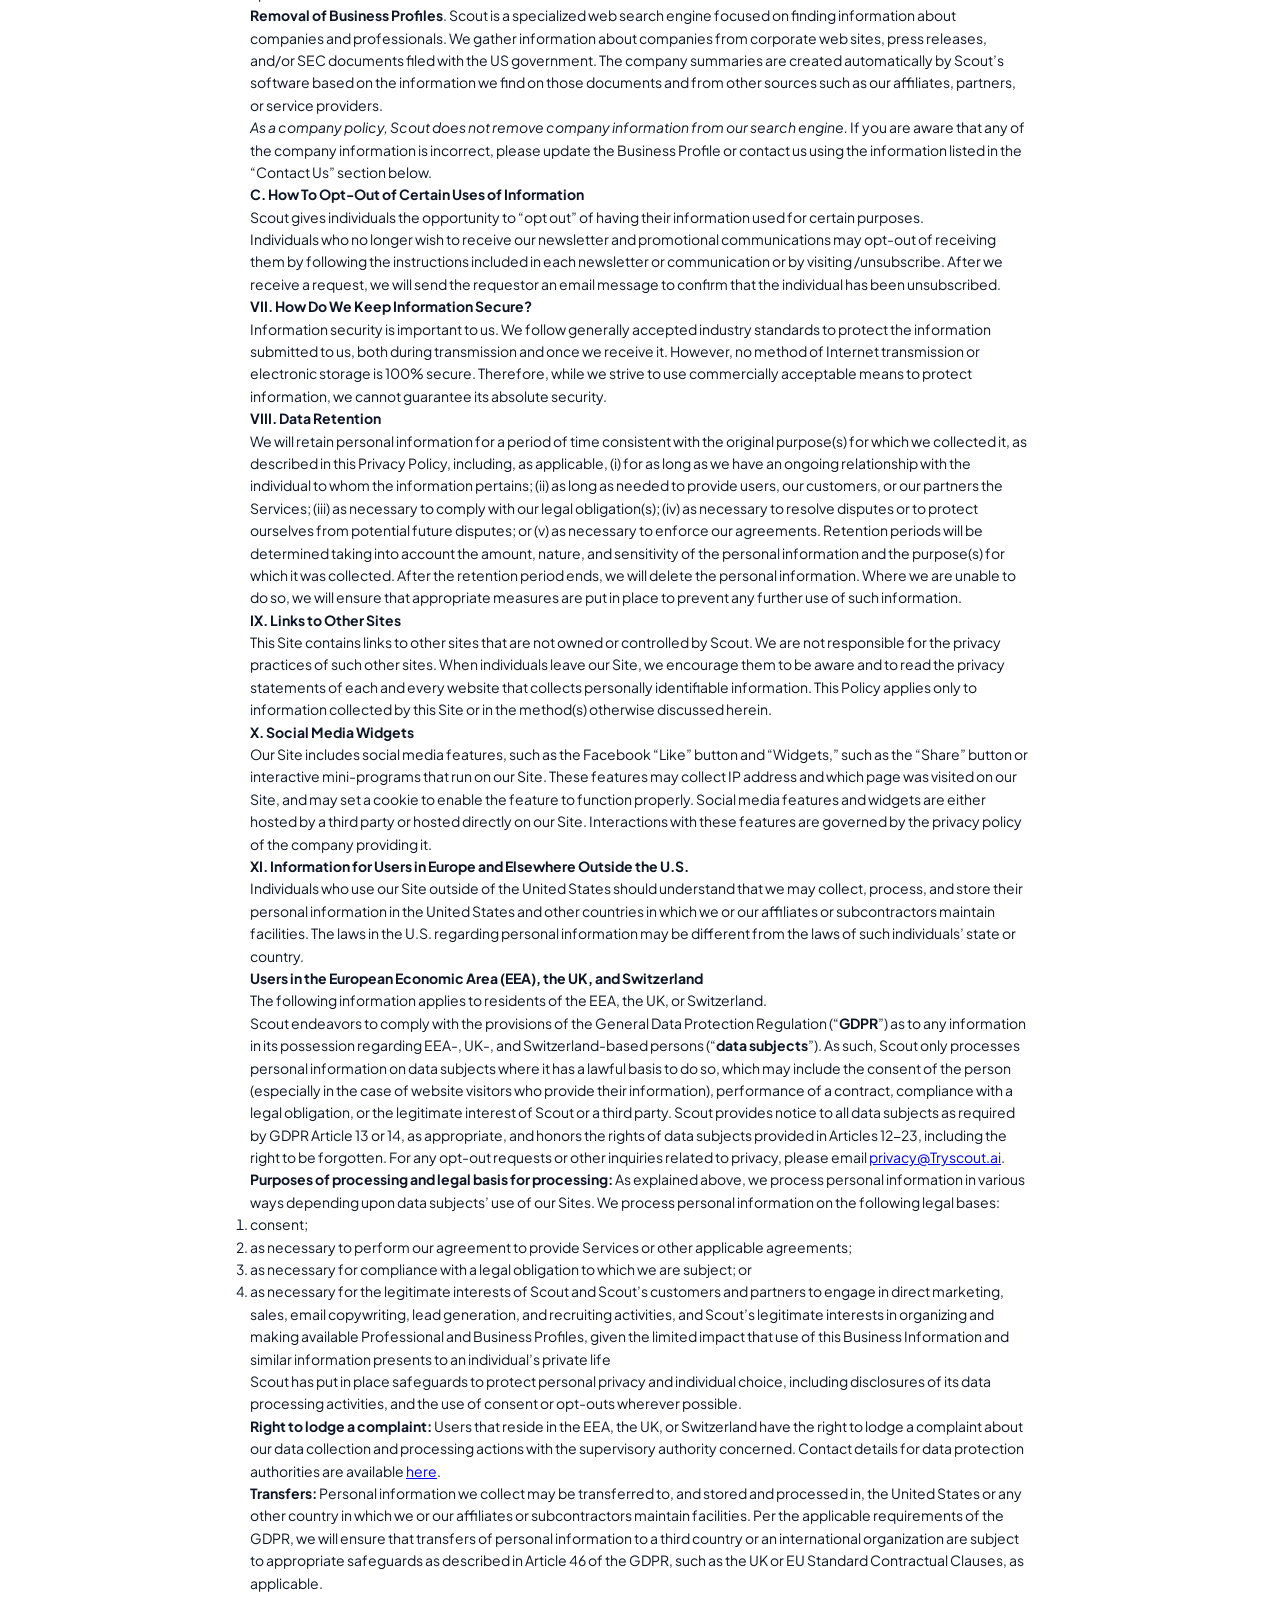
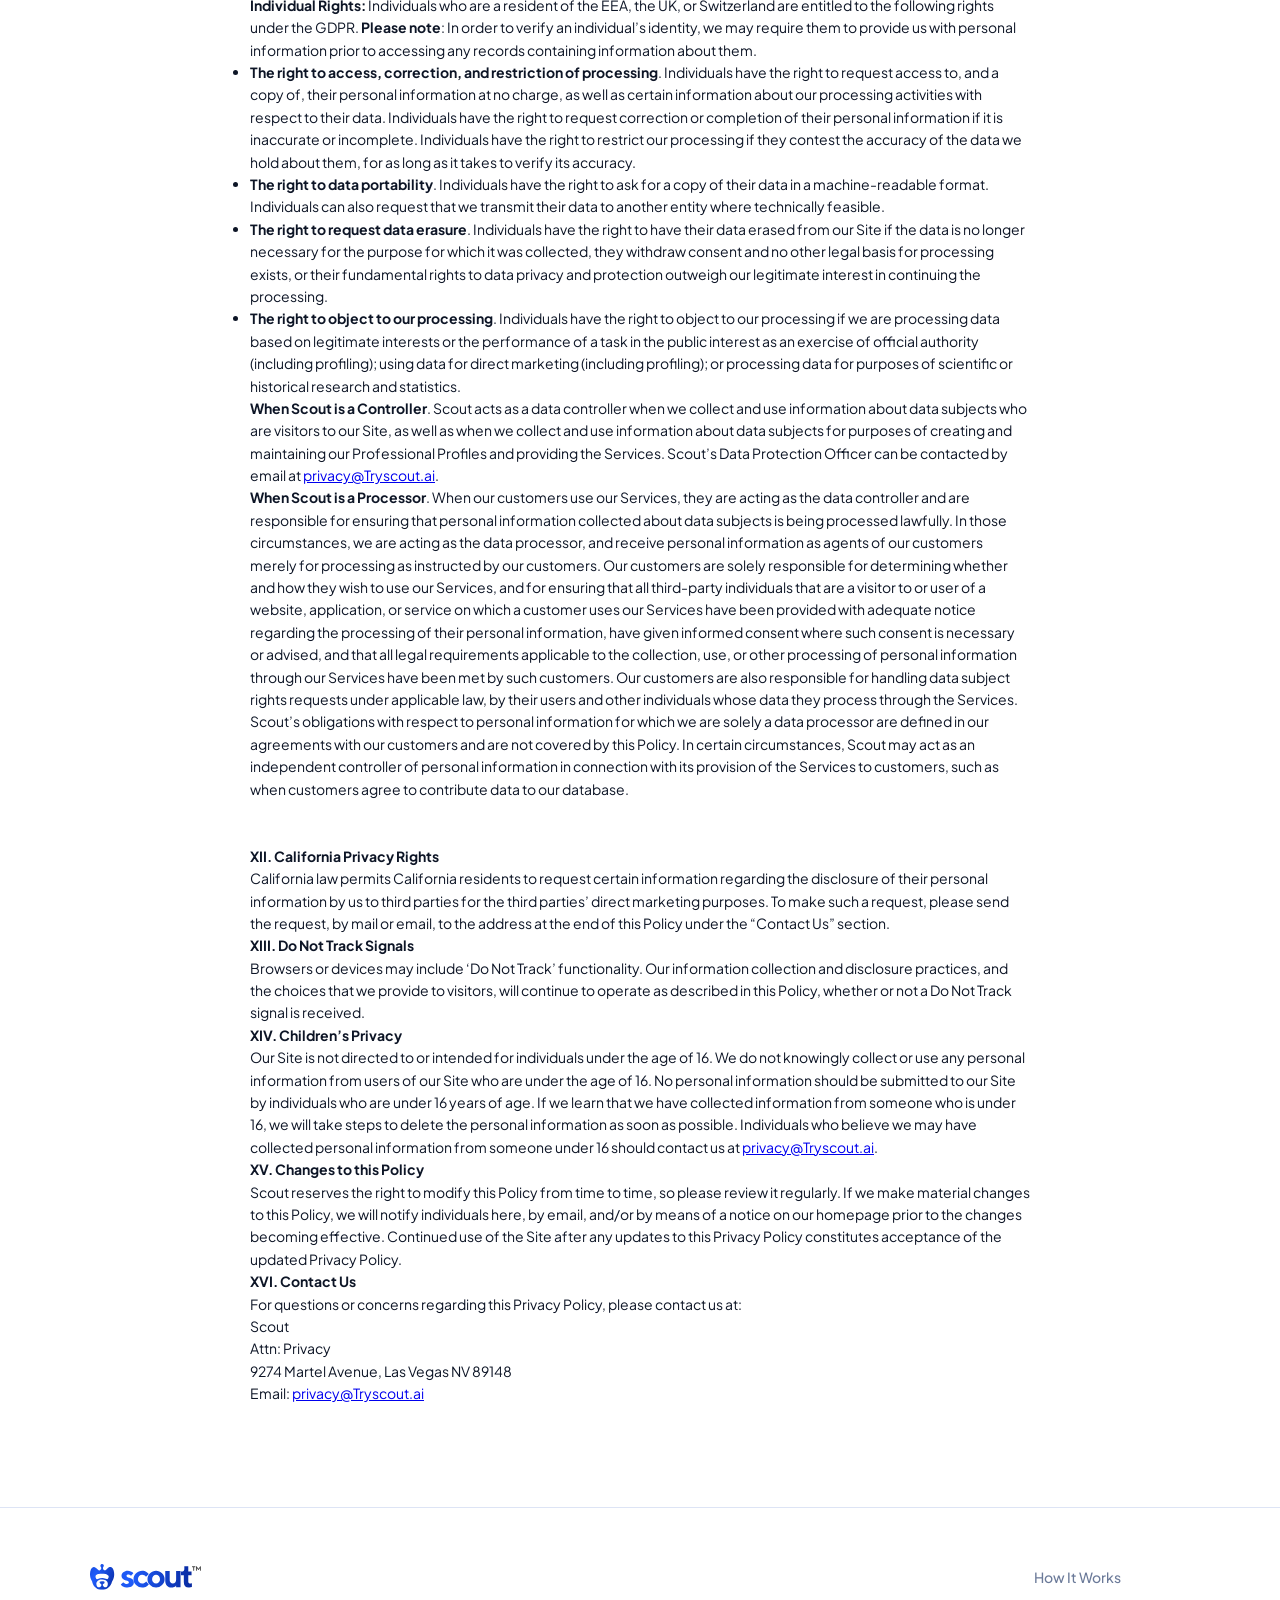
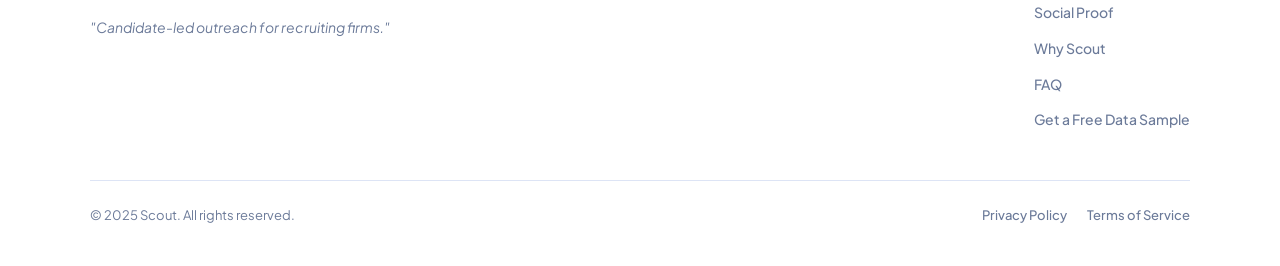
<file: privacy-policy.html>
<!DOCTYPE html>
<html lang="en">

<head>
  <meta charset="UTF-8" />
  <meta name="viewport" content="width=device-width, initial-scale=1.0" />

  <title>Scout Privacy Policy</title>
  <meta name="description" content="Read the Scout Privacy Policy." />
  <meta name="robots" content="index, follow" />
  <meta name="theme-color" content="#205EFE" />

  <link rel="canonical" href="https://scout-landing-page.netlify.app/privacy-policy.html" />
  <link rel="icon" href="./favicon.ico" />

  <meta property="og:title" content="Scout Privacy Policy" />
  <meta property="og:description" content="Read the Scout Privacy Policy." />
  <meta property="og:type" content="website" />
  <meta property="og:url" content="https://scout-landing-page.netlify.app/privacy-policy.html" />
  <meta property="og:site_name" content="Scout" />

  <meta name="twitter:card" content="summary" />
  <meta name="twitter:title" content="Scout Privacy Policy" />
  <meta name="twitter:description" content="Read the Scout Privacy Policy." />

  <link rel="preconnect" href="https://fonts.googleapis.com" />
  <link rel="preconnect" href="https://fonts.gstatic.com" crossorigin />
  <link
    href="https://fonts.googleapis.com/css2?family=Plus+Jakarta+Sans:ital,wght@0,300;0,400;0,500;0,600;0,700;0,800;1,300;1,400&display=swap"
    rel="stylesheet" />
  <link rel="stylesheet" href="./styles.css" />
</head>

<body>
  <nav>
    <a href="./index.html" class="nav-logo">
      <img src="./images/logo.svg" height="32" alt="Scout" />
    </a>
    <ul class="nav-links">
      <li><a href="./index.html#how-it-works">How It Works</a></li>
      <li><a href="./index.html#results">Social Proof</a></li>
      <li><a href="./index.html#why-scout">Why Scout</a></li>
      <li><a href="./index.html#faq">FAQ</a></li>
      <li>
        <a href="https://tryscout.ai"
          style="font-size:12px; color: var(--gray); border: 1px solid var(--border); padding: 6px 12px; border-radius: 6px;">
          Looking for our old site?
        </a>
      </li>
      <li><a href="./index.html#free-sample" class="nav-cta">Get a Free Data Sample</a></li>
    </ul>
  </nav>

  <main>
    <section class="legal-page">
     <div class="legal-page-inner" style="padding-top: 90px; padding-bottom: 80px; padding-right: 250px; padding-left: 250px; font-size: 14px;">
   
<div class="rich-text-block-3 w-richtext" style="
    display: flex;
    flex-direction: column;
    gap: 9px;">
   

       
          <div class="rich-text-block-4 legal-rich-text">
            <p><strong>Scout Privacy Policy</strong></p>
            <p><br><strong>Effective: December 13, 2023</strong></p>
            <p>Scout understands that you care about how information about you is used. This Privacy Policy (the
              “<strong>Policy</strong>”) explains how we process personal information, including information pertaining
              to business people (“<strong>Business Information</strong>”) and all other types of personal information
              through our online services (the “<strong>Services</strong>”), website, and mobile applications
              (collectively with the Services, the “<strong>Site</strong>”); how we maintain, use, and share that
              information; and how you can manage the way information about you is handled.</p>
            <p>“<strong>Scout</strong>” for purposes of this Privacy Policy includes Scout Technologies Inc., a Delaware
              corporation, and its affiliates.</p>
            <p>For residents of the State of California, please <a href="#">click here</a> to find out more about your
              rights under the California Consumer Privacy Act of 2018 (“<strong>CCPA</strong>”).</p>

            <p><strong>I. Introduction</strong></p>
            <p>This brief summary of certain information in this Policy is intended to help you quickly understand who
              Scout is, how you can opt-out of our database, and the potential outcomes of remaining in our database.
            </p>
            <p>Scout collects business contact and similar information related to individuals when they are working in
              their professional or employment capacity, and uses this information to create professional profiles of
              individuals and profiles of businesses. We provide this information to our customers, who are businesses
              trying to reach business professionals for their own business-to-business sales, marketing, lead
              generation, email copywriting and recruiting activities.</p>
            <p>However, if you prefer to email us, our contact information is listed under the “Contact Us” section at
              the end of this Policy.</p>
            <p>By remaining in our database, you may be contacted by our customers when they are conducting their
              business-to-business sales, marketing, and recruiting activities. Communications you receive from our
              customers may be relevant to your profession or employment role, but we cannot guarantee that you will
              find such communications to be relevant or of interest to you.</p>

            <p><strong>II. How we Collect Information</strong></p>
            <p><strong>A. Where does Scout get the Business Information for its Business Profiles?</strong></p>
            <p>Scout creates profiles of business people and companies, which we call
              “<strong>Professional Profiles</strong>” and “<strong>Business Profiles</strong>,” respectively. Once we
              have collected Business Information about a person or company, we may combine multiple data points
              regarding a single person or company into a Professional or Business Profile. The resulting directory of
              Professional and Business Profiles (the “<strong>Directory</strong>”) is then made available to the users
              of the Site and our customers and strategic partners. Business Information that may be provided in a
              Professional Profile includes name, email address including business and/or other email addresses
              (including “freemails” such as Gmail, Yahoo, Hotmail, etc.), job title and department, phone number
              (general or direct business numbers, faxes, and/or mobile numbers), company name, postal address of
              company and business-related postal address of the person, employment history, and education history.
              Business Profiles may also include links to articles by, about, or quoting an individual, and links to an
              individual’s social media profiles.</p>
            <p>Scout obtains the data for its Business Profiles in several ways, including:</p>
            <ol role="list">
              <li>Our search technology scans the web and gathers publicly-available information.</li>
              <li>We license information from other companies.</li>
              <li>Our users and customers contribute information about themselves or other people and companies.</li>
              <li>Through market research surveys, phone interviews, and other research conducted by our in-house
                research team.</li>
            </ol>
            <p>Scout also makes certain limited Business Information from its Professional Profiles publicly available in
              our directory pages on our Site (the “<strong>Public Directory</strong>”). The categories of Business
              Information that may be made available in the Public Directory include past or current name, company,
              company headquarters telephone number, office address, job title, and/or education information.</p>

            <p><strong>B. Customer Information</strong></p>
            <p><strong>Customer Information Collected.</strong> Scout may collect the following information from or
              regarding its customers: (1) personal contact information regarding users of the Services
              (“<strong>User Information</strong>”); (2) information uploaded or otherwise provided to our system by a
              user of the Services (“<strong>Uploaded Information</strong>”); (3) usage logs regarding the use of the
              Site and Services, including logins and other actions taken, time stamps, IP address, and other usage
              data (“<strong>Usage Logs</strong>”); and (4) any other information from or relating to users of our
              Services (“<strong>Related Information</strong>”) (collectively, “<strong>Customer Information</strong>”).
            </p>
            <p>Certain users may be provided access to the Site through a company’s license agreement. Such company may
              require that one or more users have global rights to access any and all information of every user that has
              access through that company’s Scout account. Questions or concerns regarding the rights of other
              individuals in your company to access your information should be addressed to your company.</p>
            <p><strong>Use of Customer Information</strong>. Customer Information may be used for Scout’s legitimate
              business interests in connection with a customer or its users’ use of the Site, including to respond to
              user inquiries and fulfill user requests, complete transactions, provide customer service, send
              administrative information, and to personalize user experience with the Site. We may use Customer
              Information to better understand our users in general and to test, develop, improve, and enhance our
              Services and Site. We may use Customer Information to contact customers or its users in the future about
              services, promotions, opportunities, and other general information about Scout. We may use Customer
              Information to investigate and prosecute potential breaches of Scout’s security or license agreements.</p>
            <p>Scout will not disclose Customer Information to any third party except in connection with a legitimate use
              as set forth in this Policy, in connection with a bona fide legal dispute to which such information is
              relevant, in response to valid, compulsory legal process, in response to a valid data subject request
              where required by applicable law, or as otherwise required by law. Scout will, whenever possible, obtain
              confidentiality agreements from any service provider to whom Customer Information is disclosed and ensure
              any recipient service providers are committed to employing appropriate technological security measures.</p>
            <p>Scout employs reasonable security and back-up procedures to protect Customer Information. However, in the
              unlikely event there is a loss or corruption of Customer Information, Scout is not responsible or liable
              for such loss or corruption. We encourage our users to retain copies of all Uploaded Information on their
              own system.</p>

            <p><strong>C. How else does Scout Collect Information?</strong></p>
            <p><strong>Information submitted through our Site.</strong> Visitors to our Site may choose to submit their
              name, email address, phone number, and/or other information so that they can learn more about our
              Services, register to take part in a Scout-sponsored event, participate in a survey, contest, or
              sweepstakes, or apply to Scout’s open job positions, among other things. By accessing, using, and/or
              submitting information through the Site, including by filling out forms on our website, regardless of
              whether the form is ultimately submitted, a user of the Site consents to the practices described in this
              Policy with regard to the information collected about them. If you do not agree with this Policy, you
              should not submit any information through our Site and you must delete all cookies from your browser cache
              after visiting the Site and refrain from visiting or using the Site.</p>
            <p><strong>Managing Professional Profiles.</strong> Scout allows any person to claim their Professional
              Profile and to update the information listed about them in their Professional Profile. We use the
              information submitted to update a Professional Profile solely for purposes of verifying such person’s
              identity, updating their Professional Profile information, and honoring such person’s privacy preferences.
              For additional information, see the “Your Choices” section below.</p>
            <p><strong>Use of our Services.</strong> In order to use certain Scout Services, users may be required to
              register. From time to time, we may use a user’s email address to send information about our products and
              services. Recipients are provided with an opportunity to opt out of receiving such emails. We may also
              communicate with users regarding their use of our Services or Site, including changes to this Policy.</p>
            <p><strong>Providing information to our customers</strong>. We receive information about our customers’
              end-users from or on behalf of our customers. Because of the nature of our Services, this information may
              contain any type of data, but typically includes name, contact information, and company information, such
              as company name. We may also collect data automatically through use of our Services, as described in the
              “Cookies and Similar Technologies” section below. Any information provided through a website, application,
              or service on which a customer uses our Services is subject to the customer’s privacy policy and
              applicable terms. When we provide our Services to a customer, we generally act as a “data processor,” and
              the customer is considered to be the “data controller,” as further described in the “When Scout is a
              Controller” and “When Scout is a Processor” sections below.</p>
            <p><strong>Referring a friend.</strong> If a user invites a friend to join Scout, we will ask for such
              friend’s name and email address, and we will automatically send such friend a one-time email inviting them
              to visit the Site.</p>
            <p><strong>Purchasing our products and Services.</strong> Purchasers of our online subscription-based
              Services may need to provide credit card or other payment information. We will use that information solely
              for the purpose of fulfilling the purchase request. We will store credit card or other payment information
              in an encrypted form and will not sell, share, or use it again without prior consent. (The only
              exceptions are described in the sections below on “Disclosures to Service Providers,” “Disclosures for
              Legal Reasons,” and “Disclosures to a Buyer of the Company”).</p>
            <p><strong>Using Scout Integrations</strong>. As part of the Services, Scout may make available to its
              customers certain “<strong>Integrations</strong>.” In using Scout’s Integrations, such as Scout’s SFNA
              and web browser extensions, Business Information from customer’s CRM, MAT, or sales enablement software
              may be transmitted to Scout for purposes of matching or cleansing the customer’s data against Scout’s
              database as a feature of the Services. In that event, Scout may retain and store such Business Information
              for purposes of identifying potential contacts to supplement the Services, verifying the accuracy of such
              Business Information, removing out-of-date Business Information from the Services, or otherwise improving
              Scout’s research processes and the content provided through the Services. Information so received may be
              difficult to attribute to one specific source, and we will not disclose the source of particular data, if
              available, except as required by law. In the event that any customer wishes to opt out of Scout’s use of
              such information, they may do so by visiting the ‘Data Sharing’ settings page within the Scout Admin
              Portal and adjusting the appropriate controls.</p>
            <p><strong>Connecting</strong> <strong>the Services to an email account or calendar.</strong> In order to
              provide certain Services, Scout may require access to the user’s email account and/or calendar (e.g.,
              through G-Suite or Office 365). Depending on the specific Services being used, we may collect email header
              information, email subjects, email bodies and attachments, and calendar meeting information such as
              meeting participants, meeting description, subject, and date and time of the meeting. Customers have
              control over what data is collected, including which mailboxes are connected, whether message attachments
              or content is collected, and which emails or email domains should not be collected. Scout will not share
              any data with the third parties or AI Models which is obtained from Google APIs. Scout’s access to and
              use of information received from Google Accounts will adhere to the <a
                href="https://developers.google.com/terms/api-services-user-data-policy">Google API Services User Data
                Policy</a>, including the Limited Use requirements.</p>
            <p><strong>Email Writing.</strong> Scout uses AI models to generate emails, based on rule templatesinputted
              by users, or by our default prompt if no template is selected to achieve our email writing functionality.
            </p>
            <p><strong>From our affiliates.</strong> Scout may obtain personal information from our affiliates, such as
              our current and future parents, subsidiaries or other companies under common control and ownership with
              Scout. We may use this information to enhance the information that we already maintain and to improve the
              accuracy of our records, in addition to other purposes described in this Policy.</p>
            <p><strong>From third parties.</strong> Scout may obtain personal information from third-party sources such
              as our service providers and strategic partners. We may use this information to enhance the information
              that we already maintain and to improve the accuracy of our records, in addition to other purposes
              described in this Policy.</p>
            <p><strong>Creation of aggregated information.</strong> Scout may aggregate collected information about our
              users in a form that does not allow users to be personally identified for the purpose of understanding our
              customer base and enhancing the Site and the Services that we and our strategic partners and customers can
              provide you.</p>
            <p><strong>Creation of information from inferences.</strong> We may use personal information we already have
              in order to draw inferences or to produce scores or ratings such as the “Likely to Listen” score. We use
              scoring models and algorithms that evaluate selected data points to produce a score predicting the
              likeliness of a candidate to respond to a recruiter’s outreach efforts. We do not make any decisions about
              individuals, and we do not tell our customers whether to reach out to a particular candidate or not.</p>
            <p><strong>Automated information collection.</strong> We also collect information using cookies and similar
              technologies, as described below under the “Cookies and Similar Technologies” section.</p>

            <p><strong>III. How we Use Information</strong></p>
            <p>In addition to the uses described in the above section, we may also use Business Information and/or
              personal information for one or more of the following purposes:</p>
            <ul role="list">
              <li>Provide, maintain, and improve the Site</li>
              <li>Verify, cleanse, update, and maintain Business Information and other information provided through the
                Site or through the other methods described in this Policy</li>
              <li>Provide and deliver the Services, process transactions, and send related information, including
                communications and invoices</li>
              <li>Send technical notices, updates, security alerts, and support and administrative messages</li>
              <li>Respond to comments, questions, and requests, and provide customer support</li>
              <li>Create Scout account(s) and identify users signing in to their account</li>
              <li>Communicate about products, services, offers, promotions, rewards, and events offered by Scout and
                others, and provide news and information</li>
              <li>Monitor and analyze trends, usage, and activities in connection with the Site</li>
              <li>Detect, investigate, and prevent fraud and other illegal activities</li>
              <li>Protect the rights and property of Scout, our customers, and others</li>
              <li>Personalize and improve the Site</li>
              <li>Provide notice of important changes to the Site, including changes or updates to this Privacy Policy
              </li>
              <li>Facilitate contests, sweepstakes, and promotions, process entries, and deliver rewards</li>
              <li>Consider persons for possible employment with Scout, and communicate about employment opportunities or
                submitted employment applications</li>
              <li>Respond to requests from individuals to access, correct, or delete their information, or requests to
                exercise other rights related to their information under applicable law</li>
              <li>Create aggregated statistical data, inferred non-personal data, or anonymized or pseudonymized data
                (rendered non-personal and non-identifiable), which we or our business partners or customers may use to
                provide and improve our respective services</li>
              <li>Comply with our contractual and legal obligations, resolve disputes with users, and enforce our
                agreements</li>
              <li>Carry out any other purpose described at the time the information was collected</li>
            </ul>

            <p><strong>IV. How we Share Information</strong></p>
            <p><strong>Disclosures of Business Profiles</strong>. We may make any Business Information that our users
              contribute for inclusion in our Directory, that we collect from public web sources, that we collect
              through market research surveys and phone interviews conducted by our in-house research team, that we
              license from third parties, or that we otherwise collect as described in this Policy available to users of
              the Site, to our strategic partners, and to our customers. Information provided, including Business
              Information, in creating or updating a Professional Profile, will be included in the Directory and thus
              can be viewed by third parties.</p>
            <p><strong>Disclosures via Public Directory</strong>. Scout makes certain limited Business Information from
              its Professional Profiles publicly available in our Public Directory on our Site. The categories of
              Business Information that may be made available in the Public Directory include past or current name,
              company, company headquarters telephone number, office address, job title, and/or education information.
              Information in the Public Directory is publicly available to visitors who visit our Public Directory
              webpages on our Site.</p>
            <p><strong>Disclosures to Affiliates</strong>. We may share Business Information with our affiliates who may
              act for us for any of the purposes set out in this Privacy Policy, including our current and future
              parents, subsidiaries, and other companies under common control and ownership with Scout.</p>
            <p><strong>Disclosures to Service Providers</strong>. Scout may from time to time disclose Business
              Information or other collected information to service providers, solely for providing functions related to
              our operation of the Site and provision of the Services and for no other purpose. For example:</p>
            <ul role="list">
              <li>Scout uses service providers to process credit card payments on our Site. Information such as name,
                billing address, phone number, email address, and credit card information will be submitted to service
                providers for verification and to manage any recurring payments.</li>
              <li>Scout uses software hosted by a service provider to provide us with information regarding our visitors’
                activities on our Site. When individuals visit our Site, that service provider may set cookies on our
                behalf and may receive information about such individuals’ browsing activity on our Site.</li>
            </ul>
            <p><strong>Disclosures to Integration Partners.</strong> In using Scout’s Integrations, such as Scout’s SFNA
              and web browser extensions, Business Information from Scout may be disclosed to a customer’s CRM, MAT, or
              sales enablement software as requested or directed by our customers.</p>
            <p><strong>Disclosures for Legal Reasons</strong>. We may disclose collected information, including Business
              Information, to a third party if we believe in good faith that such disclosure is necessary or desirable:
              (i) to comply with lawful requests, subpoenas, search warrants, or orders by public authorities,
              including to meet national security or law enforcement requirements; (ii) to address a violation of the
              law; (iii) to protect the rights, property, or safety of Scout, its users, or the public; (iv) to allow
              Scout to exercise its legal rights or respond to a legal claim; or (v) to respond to data subject requests
              for access to data to the extent necessary to comply with applicable laws.</p>
            <p><strong>Disclosures to a Buyer of the Company</strong>. If our company or substantially all of our assets
              are acquired, or in the event of a merger or bankruptcy, information about you and/or information you
              provide to Scout may be among the transferred assets.</p>
            <p><strong>Other Disclosures</strong></p>
            <p>Our Site offers publicly accessible blogs or community forums. Any content provided in these areas may be
              read, collected, and used by others who access them. Individuals can request the removal of their personal
              information from our blog or community forum by contacting us at <a
                href="mailto:privacy@tryscout.ai">privacy@Tryscout.ai</a>. In some cases, we may not be able to remove
              the personal information, in which case we will let the requestor know that we are unable to do so and
              why.</p>

            <p><strong>V. Cookies and Similar Technologies</strong></p>
            <p>Most websites, including our Site, use a feature of browsers to set a small text file called a “cookie”
              on a computer. The site placing the cookie on a computer can then recognize the computer when the user of
              the computer revisits the site to allow auto login and track how the user is using the site.</p>
            <p>When individuals visit our Site, our servers and/or those of our service providers automatically record
              certain information that the web browser sends, such as web request, Internet Protocol address, browser
              type, referring/exit pages and URLs, page loads and clicks, domain names, landing pages, pages viewed,
              time and date of use, and other information. We may link this information to information that individuals
              submit while on our Site, which does allow such individuals to be personally identified.</p>
            <p>Individuals are free to decline cookies and can configure their browser to accept all cookies, reject all
              cookies, erase cookies, or notify the user when a cookie is set. Electing to reject or disable cookies may
              substantially limit an individual’s ability to use our Site.</p>
            <p>Scout may also adopt other technologies that serve similar functions as cookies.</p>

            <p><strong>A. Third Party Cookies</strong></p>
            <p>The use of cookies and similar technologies by our partners, affiliates, tracking utility company, and
              service providers is not covered by this Policy. We do not have access to or control over these cookies.
              Our partners, affiliates, tracking utility company, and service providers may use session ID cookies in
              order to:</p>
            <ul role="list">
              <li>personalize visitors’ experience</li>
              <li>analyze which pages our visitors visit</li>
              <li>provide website features such as social sharing widgets</li>
              <li>measure advertising effectiveness</li>
              <li>track which areas of our site individuals visit in order to remarket to them</li>
            </ul>
            <p>To disable or reject third-party cookies generally, please refer to the third-party’s relevant website or
              configure your browser settings appropriately.</p>

            <p><strong>B. Google Analytics</strong></p>
            <p>We use Google Analytics, a web analytics service provided by Google, Inc., on our Site. Google Analytics
              uses cookies or other tracking technologies to help us analyze how users interact with and use the Site,
              compile reports on the Site’s activity, and provide other services related to Site activity and usage. The
              technologies used by Google may collect information such as IP address, time of visit, whether a visitor
              is a return visitor, and any referring website. The information generated by Google Analytics will be
              transmitted to and stored by Google and will be subject to Google’s privacy policies. To learn more about
              Google’s partner services and to learn how to opt out of tracking of analytics by Google click <a
                href="https://www.google.com/policies/privacy/partners/">here</a>.</p>

            <p><strong>C. Web Beacons</strong></p>
            <p>Our Site contains electronic images known as “web beacons” (sometimes called single-pixel gifs) and are
              used along with cookies to compile aggregated statistics to analyze how our site is used, and may be used
              in some of our emails to let us know which emails and links have been opened by recipients. This allows us
              to gauge the effectiveness of our customer communications and marketing campaigns.</p>

            <p><strong>D. Advertising Choices and Control</strong></p>
            <p>Third parties on our Site may use cookies and similar tracking technologies to collect information and
              infer interests for interest-based advertising purposes. If an individual would prefer to not receive
              personalized ads based on their browser or device usage, they may generally express their opt-out
              preference to no longer receive tailored advertisements. Individuals will continue to see advertisements,
              but they will no longer be tailored to such individual’s interests.</p>
            <p>To opt-out of interest-based advertising by participating companies in the following consumer choice
              mechanisms, please visit:</p>
            <ul role="list">
              <li>Digital Advertising Alliance’s self-regulatory opt-out page (<a
                  href="http://optout.aboutads.info/">http://optout.aboutads.info/</a>) and mobile application-based
                “AppChoices” download page (<a
                  href="https://youradchoices.com/appchoices">https://youradchoices.com/appchoices</a>)</li>
              <li>European Interactive Digital Advertising Alliance’s consumer opt-out page (<a
                  href="http://youronlinechoices.eu">http://youronlinechoices.eu</a>)</li>
              <li>Network Advertising Initiative’s self-regulatory opt-out page (<a
                  href="http://optout.networkadvertising.org/">http://optout.networkadvertising.org/</a>).</li>
            </ul>

            <p><strong>VI. Your Choices</strong></p>
            <p><strong>A. How To Change or Delete Professional Information</strong></p>
            <p>Scout provides the ability for individuals to claim their Professional Profiles and update profile
              information, submit an access request, or opt out of inclusion from our database by sending an email
              making such request to <a href="mailto:privacy@tryscout.ai">privacy@Tryscout.ai</a>.</p>
            <p><strong>Update Professional Scout Profile</strong>. Individuals can keep their Scout Professional Profile
              up to date for recruiters and others who may want to reach them by verifying their Professional Profile
              and updating information such as work history, education history, and contact information. Please email
              <a href="mailto:privacy@tryscout.ai">privacy@Tryscout.ai</a> to update your Professional Profile.
            </p>
            <p><strong>Request Access to Information Scout has Collected.</strong> Individuals who want to access the
              information that Scout has collected about them can submit an access request by sending an email to <a
                href="mailto:privacy@tryscout.ai">privacy@Tryscout.ai</a>. Once we have verified an individual’s
              identity, we will send a report with the information we have collected about such individual.</p>
            <p><strong>Remove Scout Profile Completely</strong>. If you wish to completely remove your existing
              Professional Profile from the Directory, please email <a
                href="mailto:privacy@tryscout.ai">privacy@Tryscout.ai</a>. If you make this choice, your Professional
              Profile and the information within it will be removed from our search results as soon as possible.</p>
            <p>If you do not wish to, or cannot for any reason, use our Privacy Center, you may submit a request using
              the contact information listed in the “Contact Us” section below.</p>

            <p><strong>B. How To Change or Delete Company Information</strong></p>
            <p>An individual who is an authorized representative of a business can also email <a
                href="mailto:privacy@tryscout.ai">privacy@tryscout.ai</a> to claim and update that business’s Business
              Profile.</p>
            <p><strong>Update a Business Profile on Scout</strong>. An authorized individual can verify their Scout
              Business Profile to update its company description, industry, company location, and more. Please email <a
                href="mailto:privacy@tryscout.ai">privacy@Tryscout.ai</a> to view, verify, and update a Scout Business
              Profile.</p>
            <p><strong>Removal of Business Profiles</strong>. Scout is a specialized web search engine focused on
              finding information about companies and professionals. We gather information about companies from corporate
              web sites, press releases, and/or SEC documents filed with the US government. The company summaries are
              created automatically by Scout’s software based on the information we find on those documents and from
              other sources such as our affiliates, partners, or service providers.</p>
            <p><em>As a company policy, Scout does not remove company information from our search engine.</em> If you
              are aware that any of the company information is incorrect, please update the Business Profile or contact
              us using the information listed in the “Contact Us” section below.</p>

            <p><strong>C. How To Opt-Out of Certain Uses of Information</strong></p>
            <p>Scout gives individuals the opportunity to “opt out” of having their information used for certain
              purposes.</p>
            <p>Individuals who no longer wish to receive our newsletter and promotional communications may opt-out of
              receiving them by following the instructions included in each newsletter or communication or by visiting
              /unsubscribe. After we receive a request, we will send the requestor an email message to confirm that the
              individual has been unsubscribed.</p>

            <p><strong>VII. How Do We Keep Information Secure?</strong></p>
            <p>Information security is important to us. We follow generally accepted industry standards to protect the
              information submitted to us, both during transmission and once we receive it. However, no method of
              Internet transmission or electronic storage is 100% secure. Therefore, while we strive to use
              commercially acceptable means to protect information, we cannot guarantee its absolute security.</p>

            <p><strong>VIII. Data Retention</strong></p>
            <p>We will retain personal information for a period of time consistent with the original purpose(s) for which
              we collected it, as described in this Privacy Policy, including, as applicable, (i) for as long as we
              have an ongoing relationship with the individual to whom the information pertains; (ii) as long as needed
              to provide users, our customers, or our partners the Services; (iii) as necessary to comply with our legal
              obligation(s); (iv) as necessary to resolve disputes or to protect ourselves from potential future
              disputes; or (v) as necessary to enforce our agreements. Retention periods will be determined taking into
              account the amount, nature, and sensitivity of the personal information and the purpose(s) for which it
              was collected. After the retention period ends, we will delete the personal information. Where we are
              unable to do so, we will ensure that appropriate measures are put in place to prevent any further use of
              such information.</p>

            <p><strong>IX. Links to Other Sites</strong></p>
            <p>This Site contains links to other sites that are not owned or controlled by Scout. We are not responsible
              for the privacy practices of such other sites. When individuals leave our Site, we encourage them to be
              aware and to read the privacy statements of each and every website that collects personally identifiable
              information. This Policy applies only to information collected by this Site or in the method(s) otherwise
              discussed herein.</p>

            <p><strong>X. Social Media Widgets</strong></p>
            <p>Our Site includes social media features, such as the Facebook “Like” button and “Widgets,” such as the
              “Share” button or interactive mini-programs that run on our Site. These features may collect IP address
              and which page was visited on our Site, and may set a cookie to enable the feature to function properly.
              Social media features and widgets are either hosted by a third party or hosted directly on our Site.
              Interactions with these features are governed by the privacy policy of the company providing it.</p>

<p><strong>XI. Information for Users in Europe and Elsewhere Outside the U.S.</strong></p>
<p>Individuals who use our Site outside of the United States should understand that we may collect, process, and store their personal information in the United States and other countries in which we or our affiliates or subcontractors maintain facilities. The laws in the U.S. regarding personal information may be different from the laws of such individuals’ state or country.</p>

<p><strong>Users in the European Economic Area (EEA), the UK, and Switzerland</strong></p>
<p>The following information applies to residents of the EEA, the UK, or Switzerland.</p>
<p>Scout endeavors to comply with the provisions of the General Data Protection Regulation (“<strong>GDPR</strong>”) as to any information in its possession regarding EEA-, UK-, and Switzerland-based persons (“<strong>data subjects</strong>”). As such, Scout only processes personal information on data subjects where it has a lawful basis to do so, which may include the consent of the person (especially in the case of website visitors who provide their information), performance of a contract, compliance with a legal obligation, or the legitimate interest of Scout or a third party. Scout provides notice to all data subjects as required by GDPR Article 13 or 14, as appropriate, and honors the rights of data subjects provided in Articles 12-23, including the right to be forgotten. For any opt-out requests or other inquiries related to privacy, please email <a href="mailto:privacy@tryscout.ai">privacy@Tryscout.ai</a>.</p>

<p><strong>Purposes of processing and legal basis for processing:</strong> As explained above, we process personal information in various ways depending upon data subjects’ use of our Sites. We process personal information on the following legal bases:</p>
<ol role="list">
  <li>consent;</li>
  <li>as necessary to perform our agreement to provide Services or other applicable agreements;</li>
  <li>as necessary for compliance with a legal obligation to which we are subject; or</li>
  <li>as necessary for the legitimate interests of Scout and Scout’s customers and partners to engage in direct marketing, sales, email copywriting, lead generation, and recruiting activities, and Scout’s legitimate interests in organizing and making available Professional and Business Profiles, given the limited impact that use of this Business Information and similar information presents to an individual’s private life</li>
</ol>

<p>Scout has put in place safeguards to protect personal privacy and individual choice, including disclosures of its data processing activities, and the use of consent or opt-outs wherever possible.</p>

<p><strong>Right to lodge a complaint:</strong> Users that reside in the EEA, the UK, or Switzerland have the right to lodge a complaint about our data collection and processing actions with the supervisory authority concerned. Contact details for data protection authorities are available <a href="https://edpb.europa.eu/about-edpb/about-edpb/members_en">here</a>.</p>

<p><strong>Transfers:</strong> Personal information we collect may be transferred to, and stored and processed in, the United States or any other country in which we or our affiliates or subcontractors maintain facilities. Per the applicable requirements of the GDPR, we will ensure that transfers of personal information to a third country or an international organization are subject to appropriate safeguards as described in Article 46 of the GDPR, such as the UK or EU Standard Contractual Clauses, as applicable.</p>

<p><strong>Individual Rights:</strong> Individuals who are a resident of the EEA, the UK, or Switzerland are entitled to the following rights under the GDPR. <strong>Please note</strong>: In order to verify an individual’s identity, we may require them to provide us with personal information prior to accessing any records containing information about them.</p>
<ul role="list">
  <li><strong>The right to access, correction, and restriction of processing</strong>. Individuals have the right to request access to, and a copy of, their personal information at no charge, as well as certain information about our processing activities with respect to their data. Individuals have the right to request correction or completion of their personal information if it is inaccurate or incomplete. Individuals have the right to restrict our processing if they contest the accuracy of the data we hold about them, for as long as it takes to verify its accuracy.</li>
  <li><strong>The right to data portability</strong>. Individuals have the right to ask for a copy of their data in a machine-readable format. Individuals can also request that we transmit their data to another entity where technically feasible.</li>
  <li><strong>The right to request data erasure</strong>. Individuals have the right to have their data erased from our Site if the data is no longer necessary for the purpose for which it was collected, they withdraw consent and no other legal basis for processing exists, or their fundamental rights to data privacy and protection outweigh our legitimate interest in continuing the processing.</li>
  <li><strong>The right to object to our processing</strong>. Individuals have the right to object to our processing if we are processing data based on legitimate interests or the performance of a task in the public interest as an exercise of official authority (including profiling); using data for direct marketing (including profiling); or processing data for purposes of scientific or historical research and statistics.</li>
</ul>

<p><strong>When Scout is a Controller</strong>. Scout acts as a data controller when we collect and use information about data subjects who are visitors to our Site, as well as when we collect and use information about data subjects for purposes of creating and maintaining our Professional Profiles and providing the Services. Scout’s Data Protection Officer can be contacted by email at <a href="mailto:privacy@tryscout.ai">privacy@Tryscout.ai</a>.</p>

<p><strong>When Scout is a Processor</strong>. When our customers use our Services, they are acting as the data controller and are responsible for ensuring that personal information collected about data subjects is being processed lawfully. In those circumstances, we are acting as the data processor, and receive personal information as agents of our customers merely for processing as instructed by our customers. Our customers are solely responsible for determining whether and how they wish to use our Services, and for ensuring that all third-party individuals that are a visitor to or user of a website, application, or service on which a customer uses our Services have been provided with adequate notice regarding the processing of their personal information, have given informed consent where such consent is necessary or advised, and that all legal requirements applicable to the collection, use, or other processing of personal information through our Services have been met by such customers. Our customers are also responsible for handling data subject rights requests under applicable law, by their users and other individuals whose data they process through the Services. Scout’s obligations with respect to personal information for which we are solely a data processor are defined in our agreements with our customers and are not covered by this Policy. In certain circumstances, Scout may act as an independent controller of personal information in connection with its provision of the Services to customers, such as when customers agree to contribute data to our database.</p>

<p><br></p>
<p><br></p>

<p><strong>XII. California Privacy Rights</strong></p>
<p>California law permits California residents to request certain information regarding the disclosure of their personal information by us to third parties for the third parties’ direct marketing purposes. To make such a request, please send the request, by mail or email, to the address at the end of this Policy under the “Contact Us” section.</p>

<p><strong>XIII. Do Not Track Signals</strong></p>
<p>Browsers or devices may include ‘Do Not Track’ functionality. Our information collection and disclosure practices, and the choices that we provide to visitors, will continue to operate as described in this Policy, whether or not a Do Not Track signal is received.</p>

<p><strong>XIV. Children’s Privacy</strong></p>
<p>Our Site is not directed to or intended for individuals under the age of 16. We do not knowingly collect or use any personal information from users of our Site who are under the age of 16. No personal information should be submitted to our Site by individuals who are under 16 years of age. If we learn that we have collected information from someone who is under 16, we will take steps to delete the personal information as soon as possible. Individuals who believe we may have collected personal information from someone under 16 should contact us at <a href="mailto:privacy@tryscout.ai">privacy@Tryscout.ai</a>.</p>

<p><strong>XV. Changes to this Policy</strong></p>
<p>Scout reserves the right to modify this Policy from time to time, so please review it regularly. If we make material changes to this Policy, we will notify individuals here, by email, and/or by means of a notice on our homepage prior to the changes becoming effective. Continued use of the Site after any updates to this Privacy Policy constitutes acceptance of the updated Privacy Policy.</p>

<p><strong>XVI. Contact Us</strong></p>
<p>For questions or concerns regarding this Privacy Policy, please contact us at:</p>
<p>Scout<br>Attn: Privacy<br>9274 Martel Avenue, Las Vegas NV 89148<br>Email: <a href="mailto:privacy@tryscout.ai">privacy@Tryscout.ai</a></p>
<p>‍</p>
        </div>
    </div>
    </section>
  </main>

  <footer>
    <div class="footer-inner">
      <div class="footer-top">
        <div>
          <a href="./index.html" style="display:inline-block;margin-bottom:10px;text-decoration:none;">
            <img src="./images/logo.svg" height="26" alt="Scout" />
          </a>
          <p class="footer-tagline">"Candidate-led outreach for recruiting firms."</p>
        </div>
        <ul class="footer-links">
          <li><a href="./index.html#how-it-works">How It Works</a></li>
          <li><a href="./index.html#results">Social Proof</a></li>
          <li><a href="./index.html#why-scout">Why Scout</a></li>
          <li><a href="./index.html#faq">FAQ</a></li>
          <li><a href="./index.html#free-sample">Get a Free Data Sample</a></li>
        </ul>
      </div>
      <div class="footer-bottom">
        <span>© 2025 Scout. All rights reserved.</span>
        <div class="footer-legal">
          <a href="./privacy-policy.html">Privacy Policy</a>
          <a href="./terms-of-service.html">Terms of Service</a>
        </div>
      </div>
    </div>
  </footer>

  <script src="./script.js"></script>
</body>

</html>
</file>
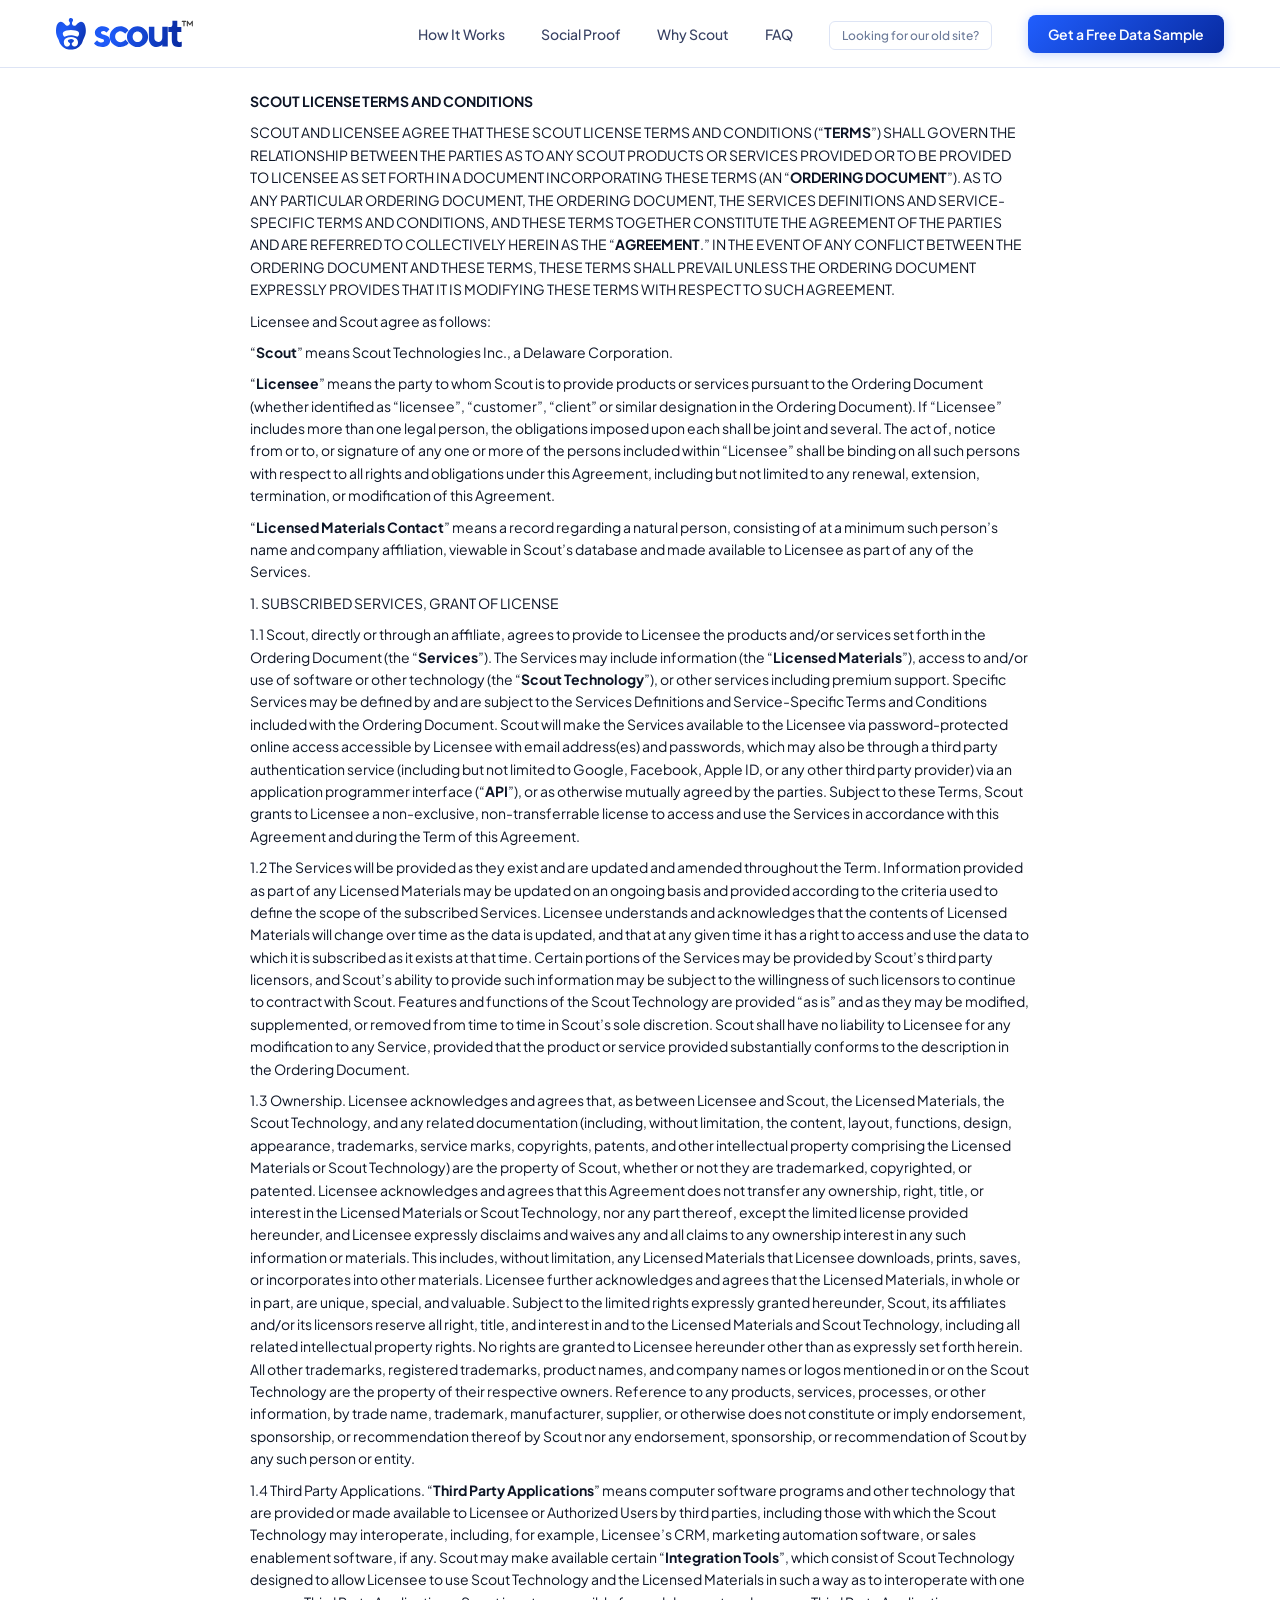
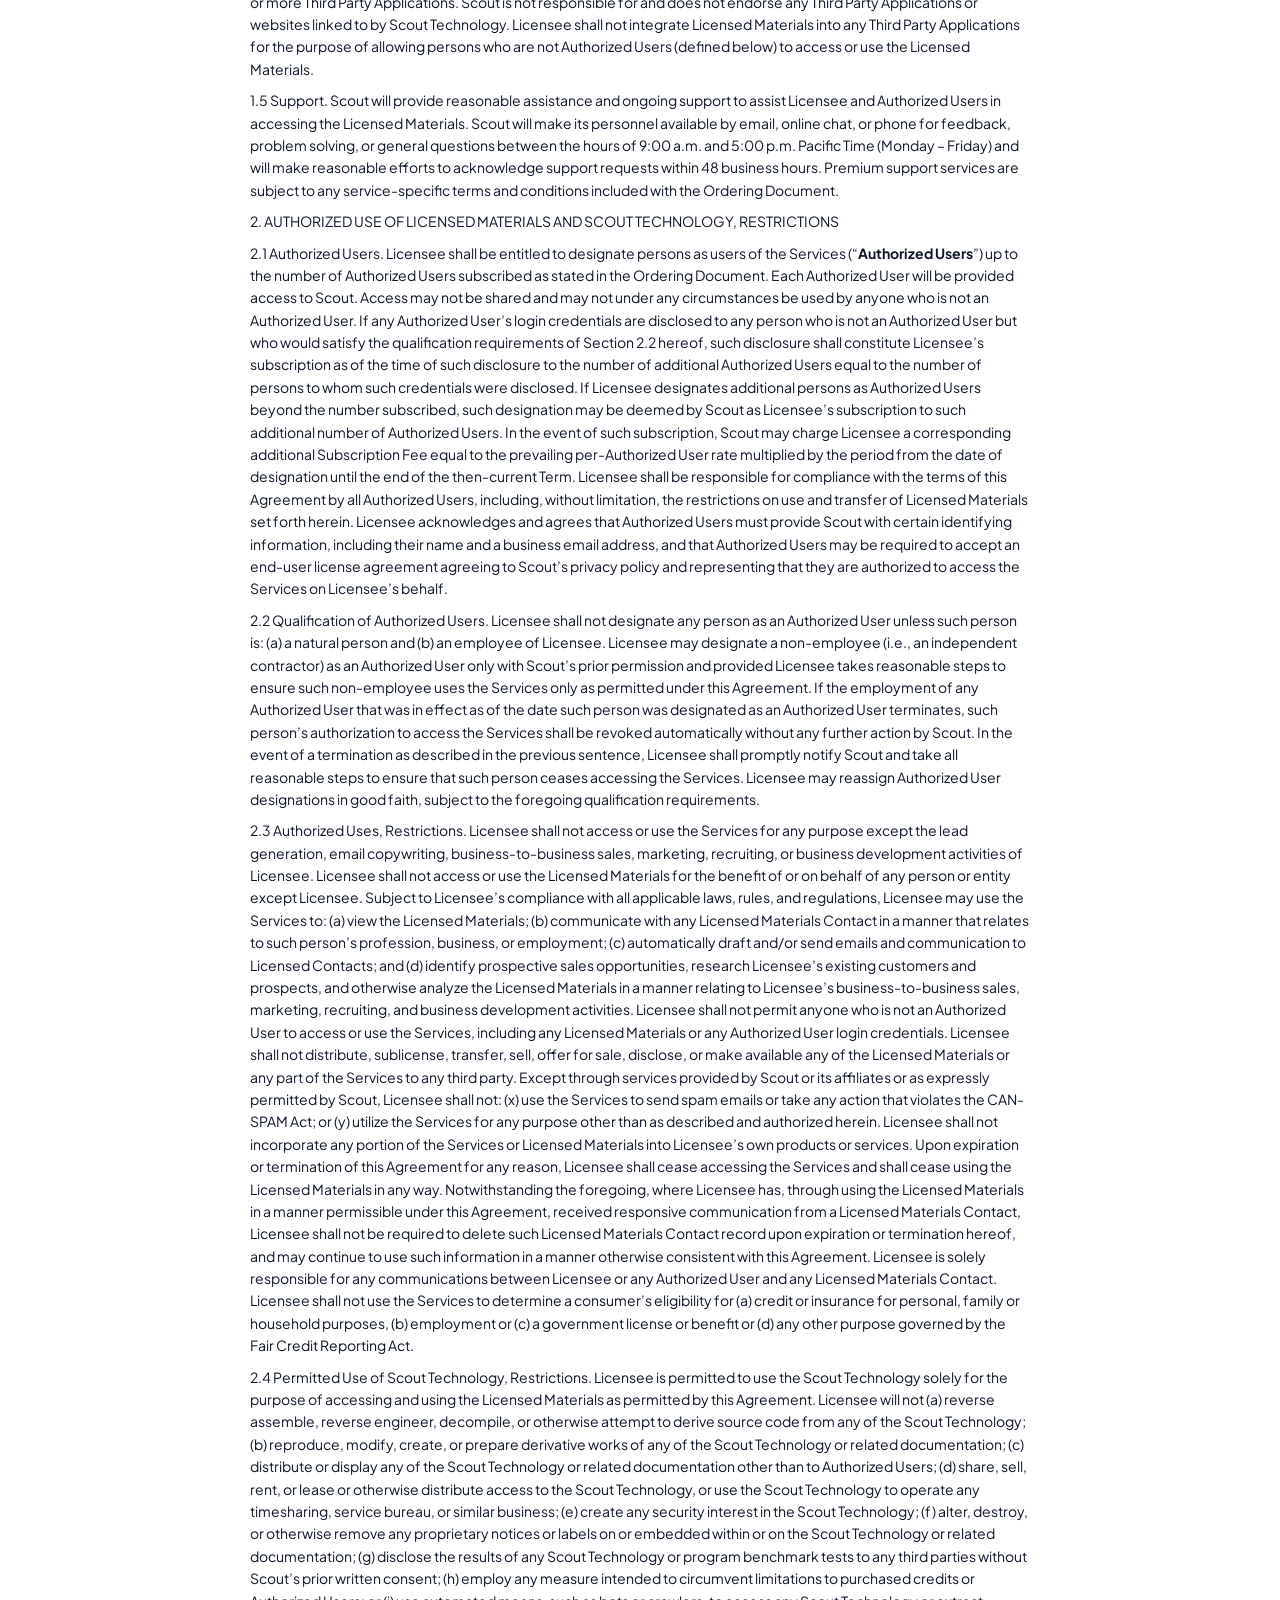
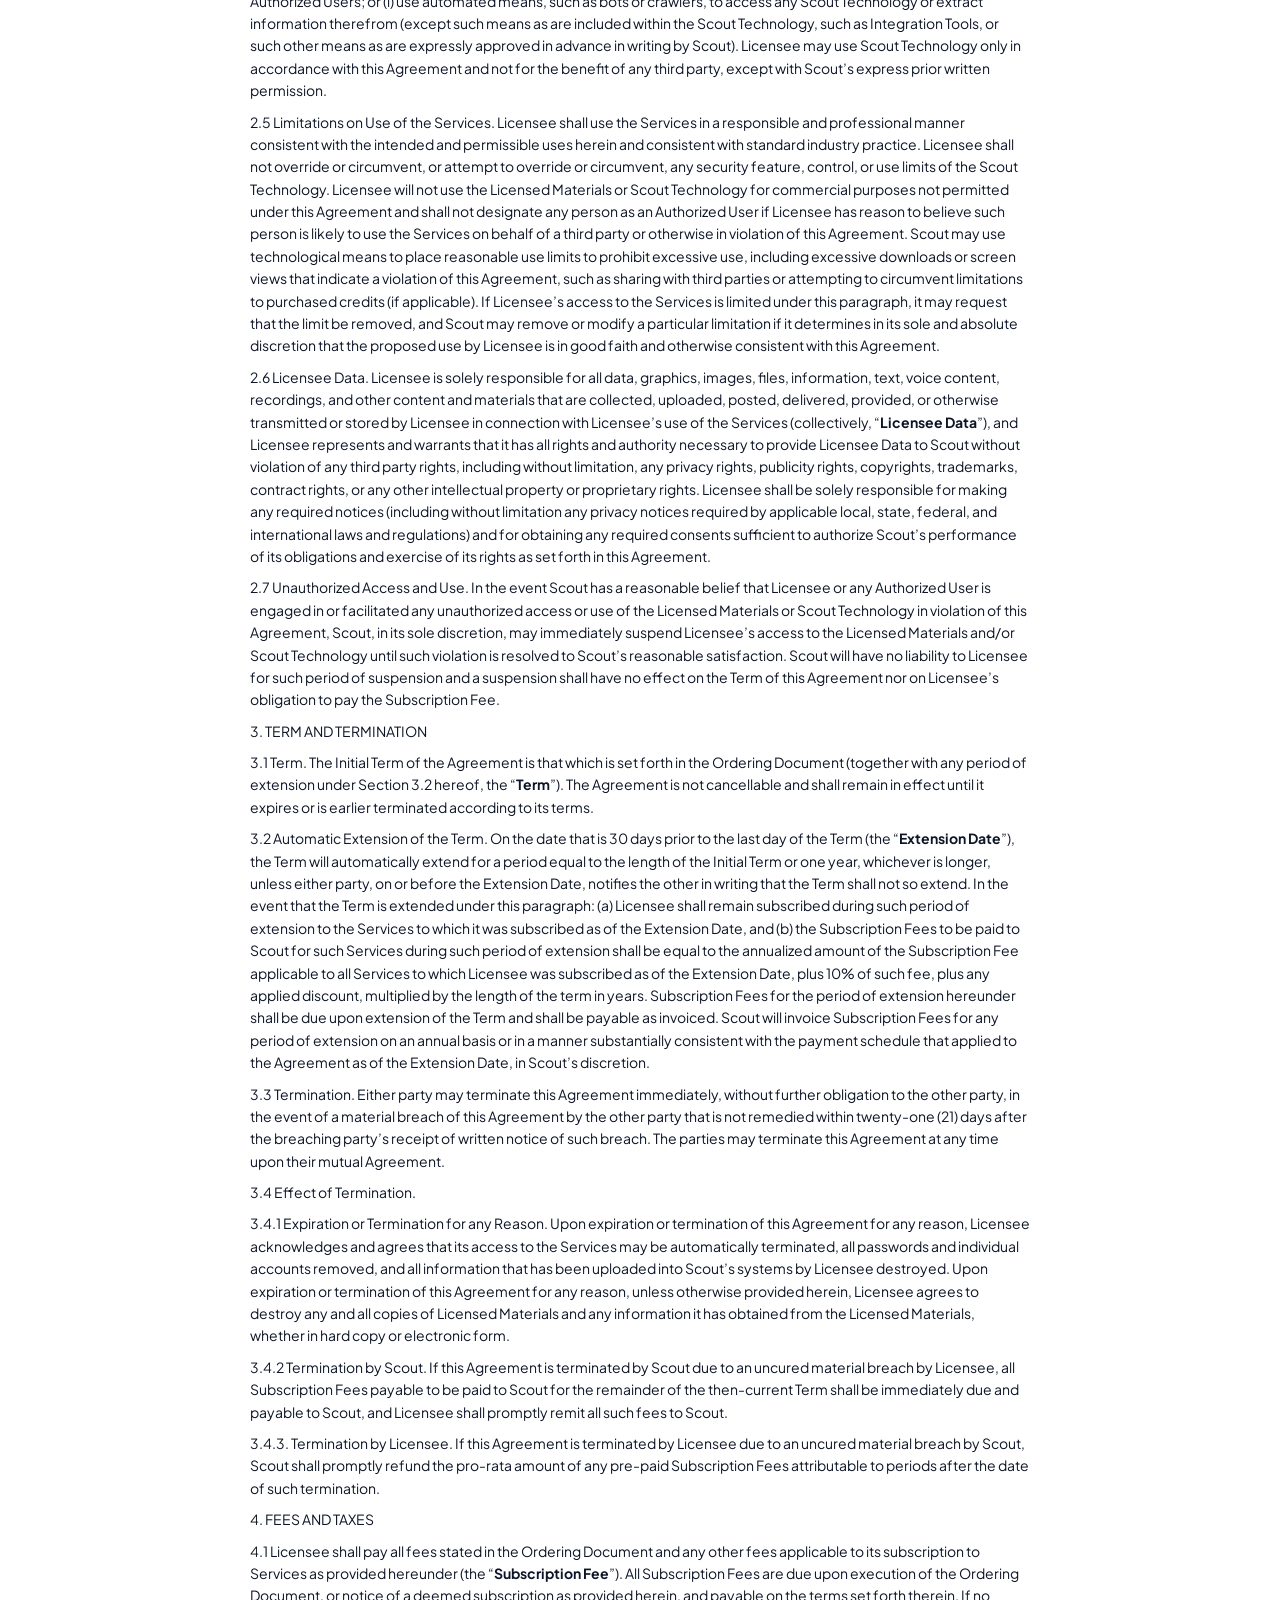
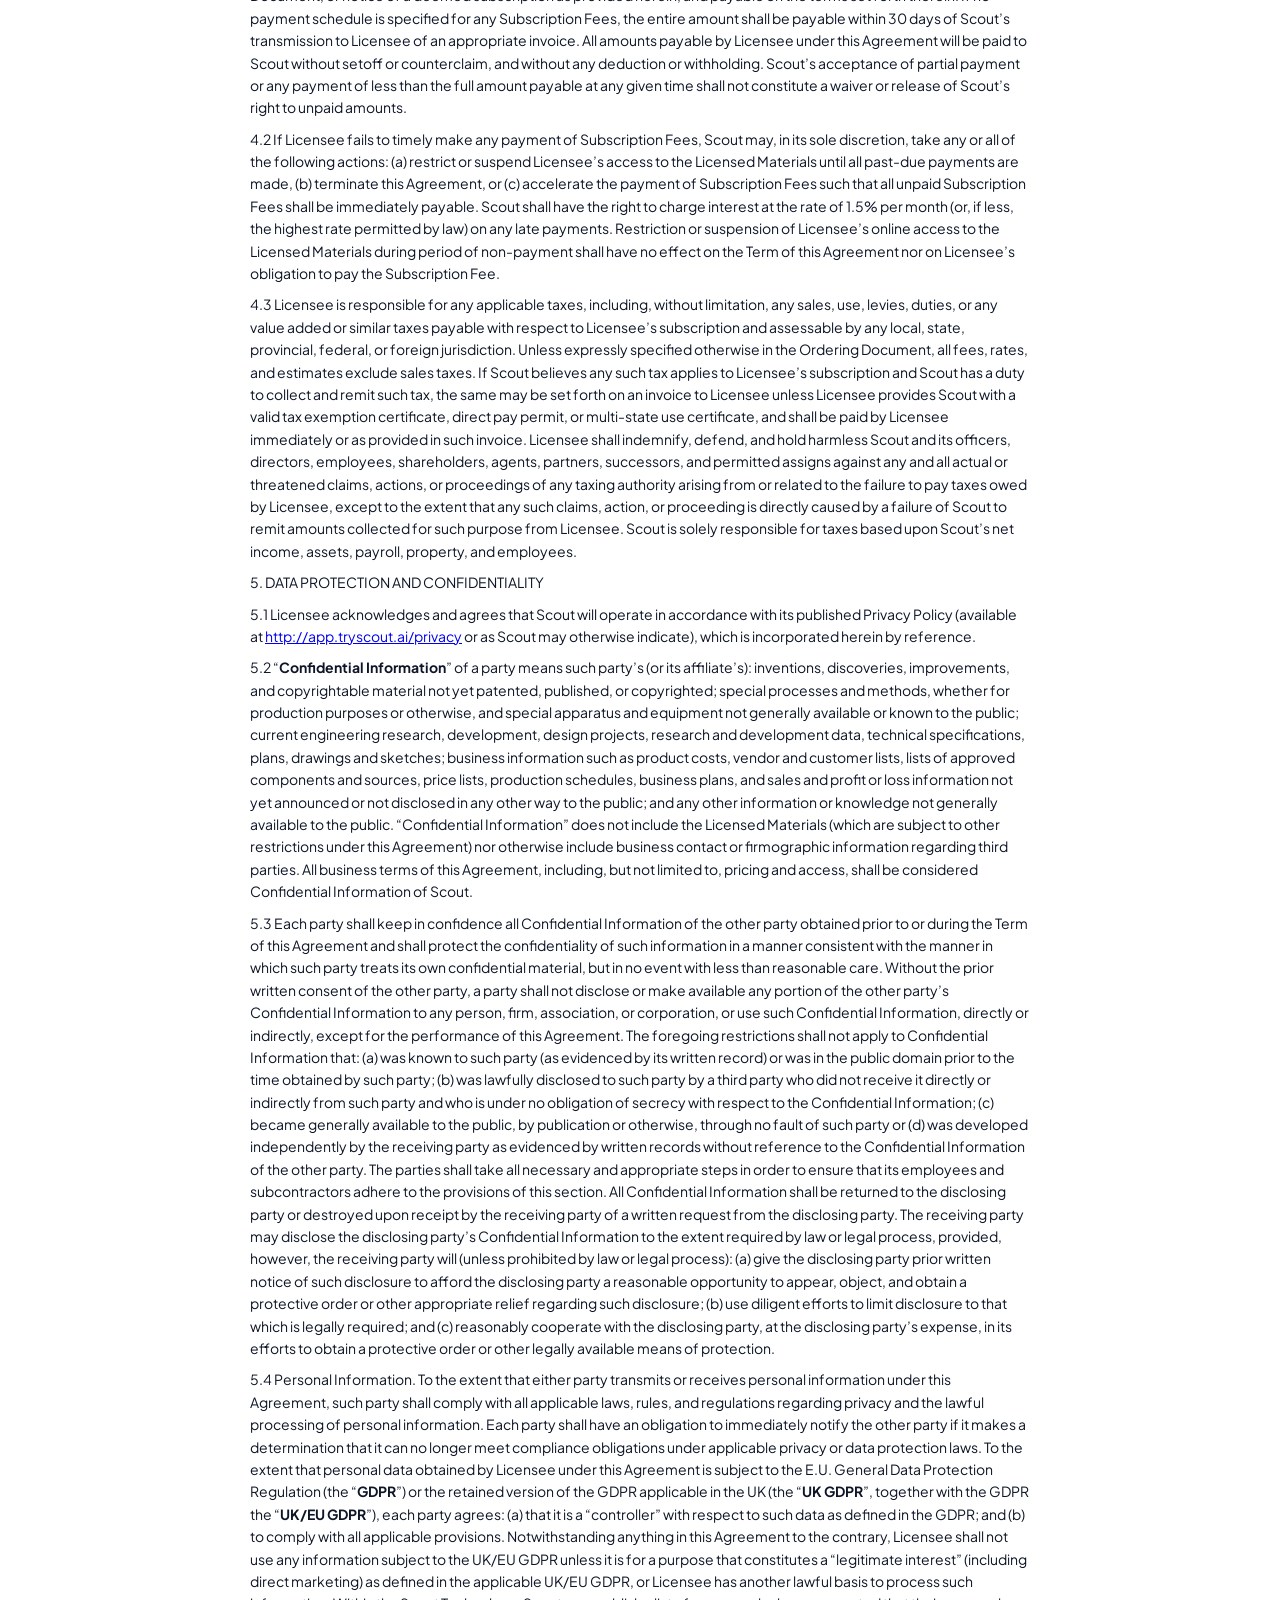
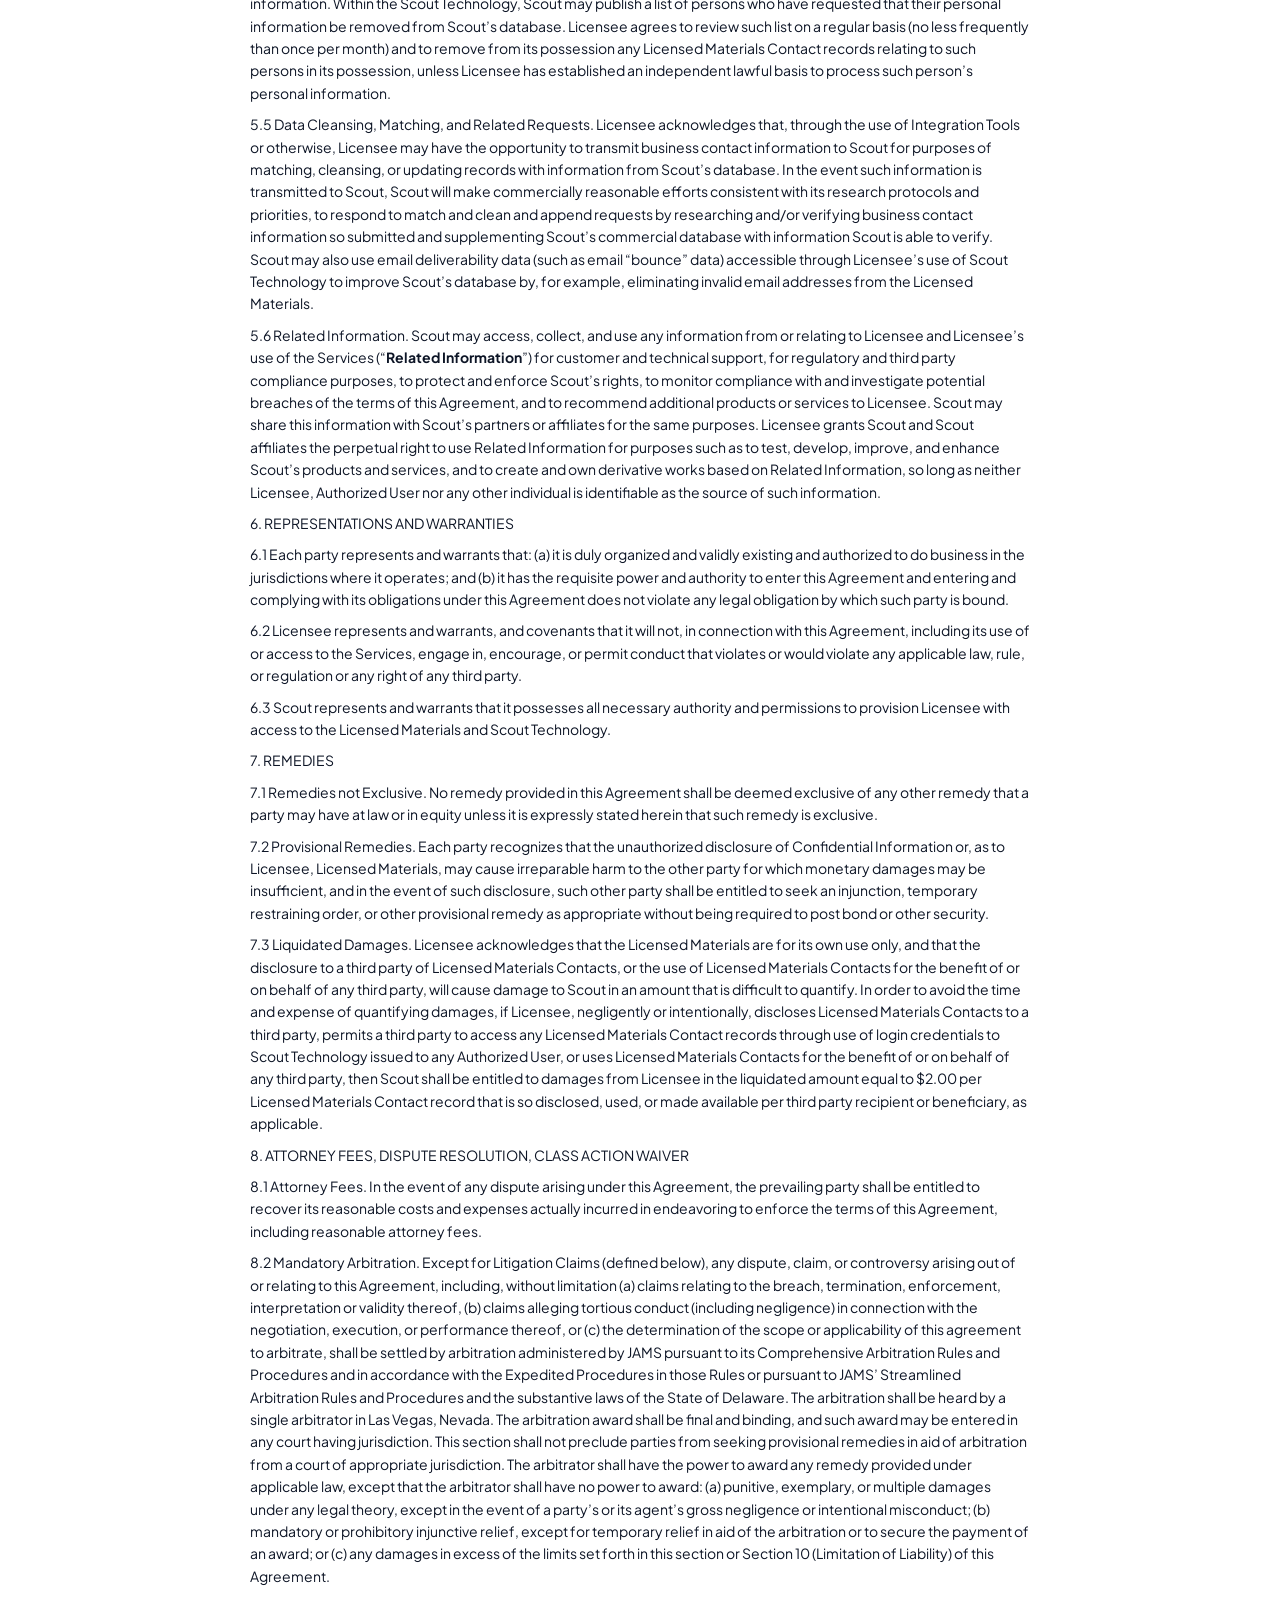
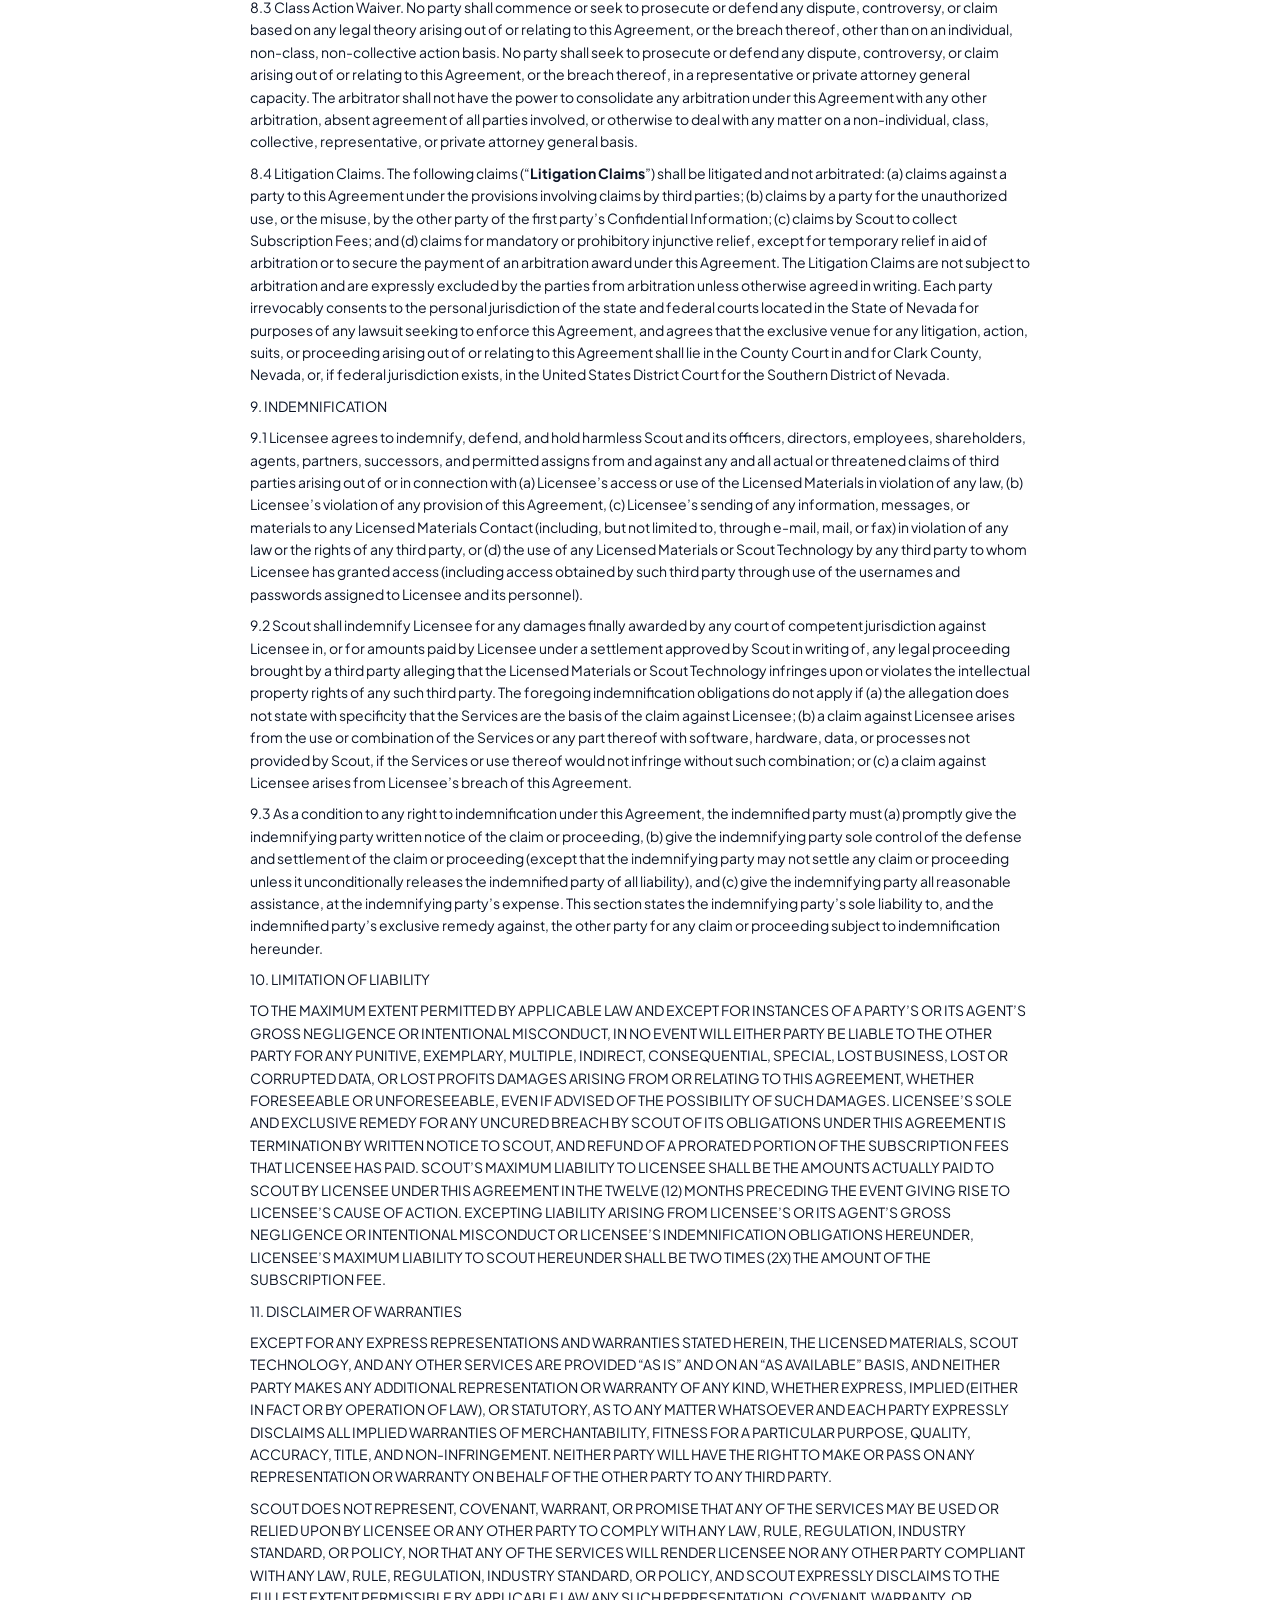
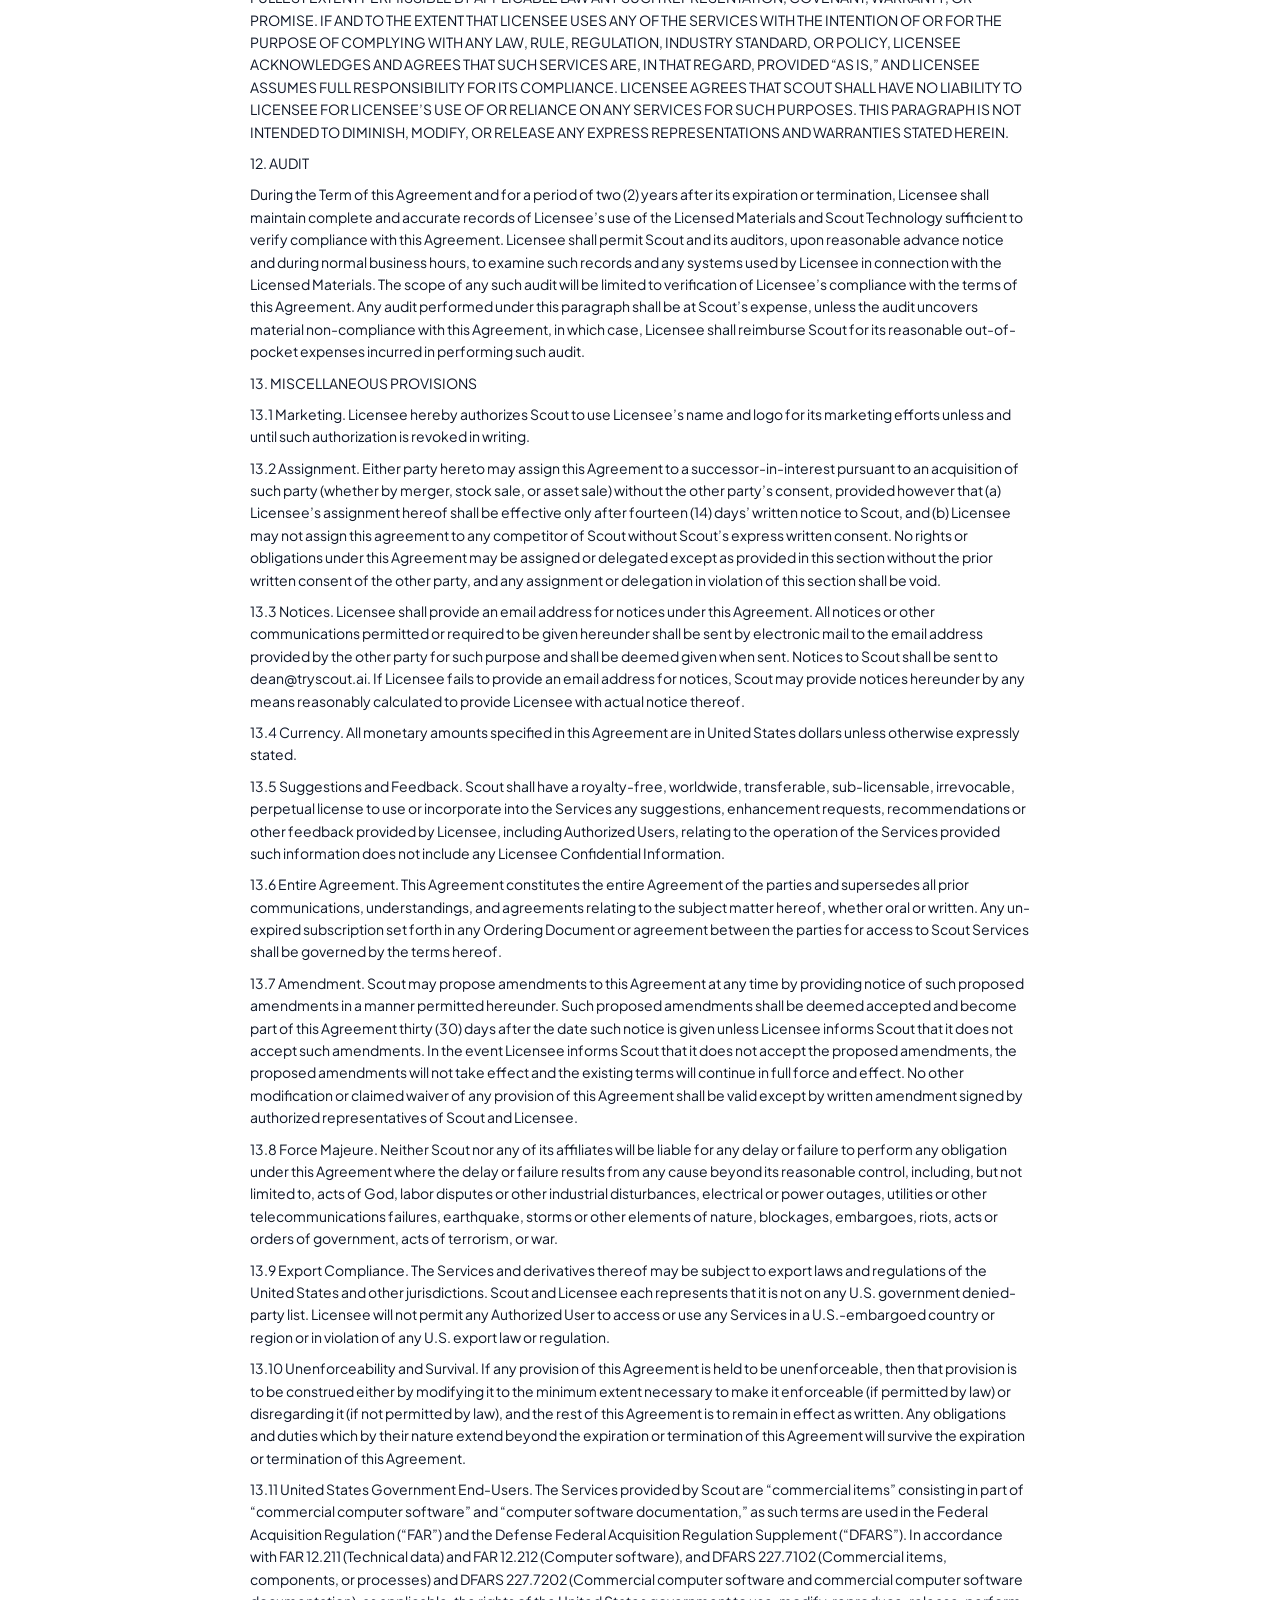
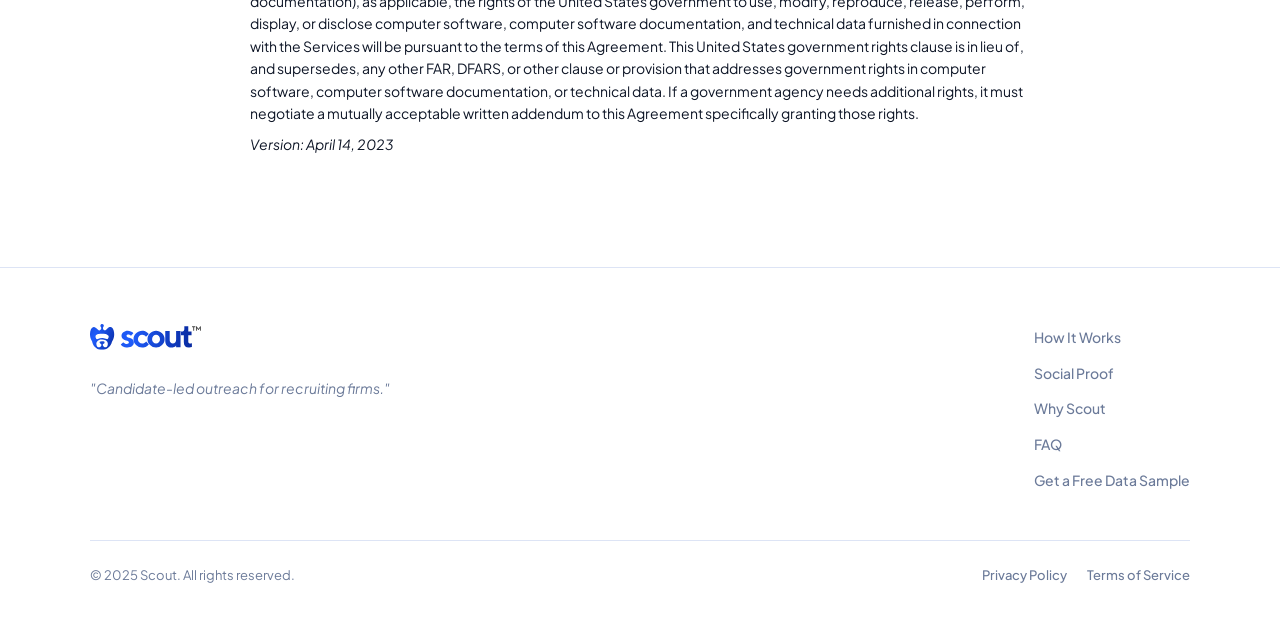
<file: terms-of-service.html>
<!DOCTYPE html>
<html lang="en">

<head>
  <meta charset="UTF-8" />
  <meta name="viewport" content="width=device-width, initial-scale=1.0" />

  <title>Scout Privacy Policy</title>
  <meta name="description" content="Read the Scout Privacy Policy." />
  <meta name="robots" content="index, follow" />
  <meta name="theme-color" content="#205EFE" />

  <link rel="canonical" href="https://scout-landing-page.netlify.app/privacy-policy.html" />
  <link rel="icon" href="./favicon.ico" />

  <meta property="og:title" content="Scout Privacy Policy" />
  <meta property="og:description" content="Read the Scout Privacy Policy." />
  <meta property="og:type" content="website" />
  <meta property="og:url" content="https://scout-landing-page.netlify.app/privacy-policy.html" />
  <meta property="og:site_name" content="Scout" />

  <meta name="twitter:card" content="summary" />
  <meta name="twitter:title" content="Scout Privacy Policy" />
  <meta name="twitter:description" content="Read the Scout Privacy Policy." />

  <link rel="preconnect" href="https://fonts.googleapis.com" />
  <link rel="preconnect" href="https://fonts.gstatic.com" crossorigin />
  <link
    href="https://fonts.googleapis.com/css2?family=Plus+Jakarta+Sans:ital,wght@0,300;0,400;0,500;0,600;0,700;0,800;1,300;1,400&display=swap"
    rel="stylesheet" />
  <link rel="stylesheet" href="./styles.css" />
</head>

<body>
  <nav>
    <a href="./index.html" class="nav-logo">
      <img src="./images/logo.svg" height="32" alt="Scout" />
    </a>
    <ul class="nav-links">
      <li><a href="./index.html#how-it-works">How It Works</a></li>
      <li><a href="./index.html#results">Social Proof</a></li>
      <li><a href="./index.html#why-scout">Why Scout</a></li>
      <li><a href="./index.html#faq">FAQ</a></li>
      <li>
        <a href="https://tryscout.ai"
          style="font-size:12px; color: var(--gray); border: 1px solid var(--border); padding: 6px 12px; border-radius: 6px;">
          Looking for our old site?
        </a>
      </li>
      <li><a href="./index.html#free-sample" class="nav-cta">Get a Free Data Sample</a></li>
    </ul>
  </nav>

  <main>
    <section class="legal-page">
      <div class="legal-page-inner" style="padding-top: 90px; padding-bottom: 80px; padding-right: 250px; padding-left: 250px; font-size: 14px;">
   
<div class="rich-text-block-3 w-richtext" style="
    display: flex;
    flex-direction: column;
    gap: 9px;">
  <p><strong>SCOUT LICENSE TERMS AND CONDITIONS</strong></p>

  <p>
    SCOUT AND LICENSEE AGREE THAT THESE SCOUT LICENSE TERMS AND CONDITIONS
    (“<strong>TERMS</strong>”) SHALL GOVERN THE RELATIONSHIP BETWEEN THE PARTIES
    AS TO ANY SCOUT PRODUCTS OR SERVICES PROVIDED OR TO BE PROVIDED TO LICENSEE
    AS SET FORTH IN A DOCUMENT INCORPORATING THESE TERMS (AN
    “<strong>ORDERING DOCUMENT</strong>”). AS TO ANY PARTICULAR ORDERING
    DOCUMENT, THE ORDERING DOCUMENT, THE SERVICES DEFINITIONS AND
    SERVICE-SPECIFIC TERMS AND CONDITIONS, AND THESE TERMS TOGETHER CONSTITUTE
    THE AGREEMENT OF THE PARTIES AND ARE REFERRED TO COLLECTIVELY HEREIN AS THE
    “<strong>AGREEMENT</strong>.” IN THE EVENT OF ANY CONFLICT BETWEEN THE
    ORDERING DOCUMENT AND THESE TERMS, THESE TERMS SHALL PREVAIL UNLESS THE
    ORDERING DOCUMENT EXPRESSLY PROVIDES THAT IT IS MODIFYING THESE TERMS WITH
    RESPECT TO SUCH AGREEMENT.
  </p>

  <p>Licensee and Scout agree as follows:</p>

  <p>
    “<strong>Scout</strong>” means Scout Technologies Inc., a Delaware
    Corporation.
  </p>

  <p>
    “<strong>Licensee</strong>” means the party to whom Scout is to provide
    products or services pursuant to the Ordering Document (whether identified
    as “licensee”, “customer”, “client” or similar designation in the Ordering
    Document). If “Licensee” includes more than one legal person, the
    obligations imposed upon each shall be joint and several. The act of, notice
    from or to, or signature of any one or more of the persons included within
    “Licensee” shall be binding on all such persons with respect to all rights
    and obligations under this Agreement, including but not limited to any
    renewal, extension, termination, or modification of this Agreement.
  </p>

  <p>
    “<strong>Licensed Materials Contact</strong>” means a record regarding a
    natural person, consisting of at a minimum such person’s name and company
    affiliation, viewable in Scout’s database and made available to Licensee as
    part of any of the Services.
  </p>

  <p>1. SUBSCRIBED SERVICES, GRANT OF LICENSE</p>

  <p>
    1.1 Scout, directly or through an affiliate, agrees to provide to Licensee
    the products and/or services set forth in the Ordering Document (the
    “<strong>Services</strong>”). The Services may include information (the
    “<strong>Licensed Materials</strong>”), access to and/or use of software or
    other technology (the “<strong>Scout Technology</strong>”), or other
    services including premium support. Specific Services may be defined by and
    are subject to the Services Definitions and Service-Specific Terms and
    Conditions included with the Ordering Document. Scout will make the Services
    available to the Licensee via password-protected online access accessible by
    Licensee with email address(es) and passwords, which may also be through a
    third party authentication service (including but not limited to Google,
    Facebook, Apple ID, or any other third party provider) via an application
    programmer interface (“<strong>API</strong>”), or as otherwise mutually
    agreed by the parties. Subject to these Terms, Scout grants to Licensee a
    non-exclusive, non-transferrable license to access and use the Services in
    accordance with this Agreement and during the Term of this Agreement.
  </p>

  <p>
    1.2 The Services will be provided as they exist and are updated and amended
    throughout the Term. Information provided as part of any Licensed Materials
    may be updated on an ongoing basis and provided according to the criteria
    used to define the scope of the subscribed Services. Licensee understands
    and acknowledges that the contents of Licensed Materials will change over
    time as the data is updated, and that at any given time it has a right to
    access and use the data to which it is subscribed as it exists at that time.
    Certain portions of the Services may be provided by Scout’s third party
    licensors, and Scout’s ability to provide such information may be subject to
    the willingness of such licensors to continue to contract with Scout.
    Features and functions of the Scout Technology are provided “as is” and as
    they may be modified, supplemented, or removed from time to time in Scout’s
    sole discretion. Scout shall have no liability to Licensee for any
    modification to any Service, provided that the product or service provided
    substantially conforms to the description in the Ordering Document.
  </p>

  <p>
    1.3 Ownership. Licensee acknowledges and agrees that, as between Licensee
    and Scout, the Licensed Materials, the Scout Technology, and any related
    documentation (including, without limitation, the content, layout,
    functions, design, appearance, trademarks, service marks, copyrights,
    patents, and other intellectual property comprising the Licensed Materials
    or Scout Technology) are the property of Scout, whether or not they are
    trademarked, copyrighted, or patented. Licensee acknowledges and agrees that
    this Agreement does not transfer any ownership, right, title, or interest in
    the Licensed Materials or Scout Technology, nor any part thereof, except the
    limited license provided hereunder, and Licensee expressly disclaims and
    waives any and all claims to any ownership interest in any such information
    or materials. This includes, without limitation, any Licensed Materials that
    Licensee downloads, prints, saves, or incorporates into other materials.
    Licensee further acknowledges and agrees that the Licensed Materials, in
    whole or in part, are unique, special, and valuable. Subject to the limited
    rights expressly granted hereunder, Scout, its affiliates and/or its
    licensors reserve all right, title, and interest in and to the Licensed
    Materials and Scout Technology, including all related intellectual property
    rights. No rights are granted to Licensee hereunder other than as expressly
    set forth herein. All other trademarks, registered trademarks, product
    names, and company names or logos mentioned in or on the Scout Technology
    are the property of their respective owners. Reference to any products,
    services, processes, or other information, by trade name, trademark,
    manufacturer, supplier, or otherwise does not constitute or imply
    endorsement, sponsorship, or recommendation thereof by Scout nor any
    endorsement, sponsorship, or recommendation of Scout by any such person or
    entity.
  </p>

  <p>
    1.4 Third Party Applications. “<strong>Third Party Applications</strong>”
    means computer software programs and other technology that are provided or
    made available to Licensee or Authorized Users by third parties, including
    those with which the Scout Technology may interoperate, including, for
    example, Licensee’s CRM, marketing automation software, or sales enablement
    software, if any. Scout may make available certain
    “<strong>Integration Tools</strong>”, which consist of Scout Technology
    designed to allow Licensee to use Scout Technology and the Licensed
    Materials in such a way as to interoperate with one or more Third Party
    Applications. Scout is not responsible for and does not endorse any Third
    Party Applications or websites linked to by Scout Technology. Licensee shall
    not integrate Licensed Materials into any Third Party Applications for the
    purpose of allowing persons who are not Authorized Users (defined below) to
    access or use the Licensed Materials.
  </p>

  <p>
    1.5 Support. Scout will provide reasonable assistance and ongoing support to
    assist Licensee and Authorized Users in accessing the Licensed Materials.
    Scout will make its personnel available by email, online chat, or phone for
    feedback, problem solving, or general questions between the hours of 9:00
    a.m. and 5:00 p.m. Pacific Time (Monday – Friday) and will make reasonable
    efforts to acknowledge support requests within 48 business hours. Premium
    support services are subject to any service-specific terms and conditions
    included with the Ordering Document.
  </p>

  <p>
    2. AUTHORIZED USE OF LICENSED MATERIALS AND SCOUT TECHNOLOGY, RESTRICTIONS
  </p>

  <p>
    2.1 Authorized Users. Licensee shall be entitled to designate persons as
    users of the Services (“<strong>Authorized Users</strong>”) up to the number
    of Authorized Users subscribed as stated in the Ordering Document. Each
    Authorized User will be provided access to Scout. Access may not be shared
    and may not under any circumstances be used by anyone who is not an
    Authorized User. If any Authorized User’s login credentials are disclosed to
    any person who is not an Authorized User but who would satisfy the
    qualification requirements of Section 2.2 hereof, such disclosure shall
    constitute Licensee’s subscription as of the time of such disclosure to the
    number of additional Authorized Users equal to the number of persons to whom
    such credentials were disclosed. If Licensee designates additional persons
    as Authorized Users beyond the number subscribed, such designation may be
    deemed by Scout as Licensee’s subscription to such additional number of
    Authorized Users. In the event of such subscription, Scout may charge
    Licensee a corresponding additional Subscription Fee equal to the prevailing
    per-Authorized User rate multiplied by the period from the date of
    designation until the end of the then-current Term. Licensee shall be
    responsible for compliance with the terms of this Agreement by all
    Authorized Users, including, without limitation, the restrictions on use and
    transfer of Licensed Materials set forth herein. Licensee acknowledges and
    agrees that Authorized Users must provide Scout with certain identifying
    information, including their name and a business email address, and that
    Authorized Users may be required to accept an end-user license agreement
    agreeing to Scout’s privacy policy and representing that they are authorized
    to access the Services on Licensee’s behalf.
  </p>

  <p>
    2.2 Qualification of Authorized Users. Licensee shall not designate any
    person as an Authorized User unless such person is: (a) a natural person and
    (b) an employee of Licensee. Licensee may designate a non-employee (i.e., an
    independent contractor) as an Authorized User only with Scout’s prior
    permission and provided Licensee takes reasonable steps to ensure such
    non-employee uses the Services only as permitted under this Agreement. If
    the employment of any Authorized User that was in effect as of the date such
    person was designated as an Authorized User terminates, such person’s
    authorization to access the Services shall be revoked automatically without
    any further action by Scout. In the event of a termination as described in
    the previous sentence, Licensee shall promptly notify Scout and take all
    reasonable steps to ensure that such person ceases accessing the Services.
    Licensee may reassign Authorized User designations in good faith, subject to
    the foregoing qualification requirements.
  </p>

  <p>
    2.3 Authorized Uses, Restrictions. Licensee shall not access or use the
    Services for any purpose except the lead generation, email copywriting,
    business-to-business sales, marketing, recruiting, or business development
    activities of Licensee. Licensee shall not access or use the Licensed
    Materials for the benefit of or on behalf of any person or entity except
    Licensee. Subject to Licensee’s compliance with all applicable laws, rules,
    and regulations, Licensee may use the Services to: (a) view the Licensed
    Materials; (b) communicate with any Licensed Materials Contact in a manner
    that relates to such person’s profession, business, or employment; (c)
    automatically draft and/or send emails and communication to Licensed
    Contacts; and (d) identify prospective sales opportunities, research
    Licensee’s existing customers and prospects, and otherwise analyze the
    Licensed Materials in a manner relating to Licensee’s business-to-business
    sales, marketing, recruiting, and business development activities. Licensee
    shall not permit anyone who is not an Authorized User to access or use the
    Services, including any Licensed Materials or any Authorized User login
    credentials. Licensee shall not distribute, sublicense, transfer, sell,
    offer for sale, disclose, or make available any of the Licensed Materials or
    any part of the Services to any third party. Except through services
    provided by Scout or its affiliates or as expressly permitted by Scout,
    Licensee shall not: (x) use the Services to send spam emails or take any
    action that violates the CAN-SPAM Act; or (y) utilize the Services for any
    purpose other than as described and authorized herein. Licensee shall not
    incorporate any portion of the Services or Licensed Materials into
    Licensee’s own products or services. Upon expiration or termination of this
    Agreement for any reason, Licensee shall cease accessing the Services and
    shall cease using the Licensed Materials in any way. Notwithstanding the
    foregoing, where Licensee has, through using the Licensed Materials in a
    manner permissible under this Agreement, received responsive communication
    from a Licensed Materials Contact, Licensee shall not be required to delete
    such Licensed Materials Contact record upon expiration or termination hereof,
    and may continue to use such information in a manner otherwise consistent
    with this Agreement. Licensee is solely responsible for any communications
    between Licensee or any Authorized User and any Licensed Materials Contact.
    Licensee shall not use the Services to determine a consumer’s eligibility
    for (a) credit or insurance for personal, family or household purposes, (b)
    employment or (c) a government license or benefit or (d) any other purpose
    governed by the Fair Credit Reporting Act.
  </p>

  <p>
    2.4 Permitted Use of Scout Technology, Restrictions. Licensee is permitted
    to use the Scout Technology solely for the purpose of accessing and using
    the Licensed Materials as permitted by this Agreement. Licensee will not (a)
    reverse assemble, reverse engineer, decompile, or otherwise attempt to
    derive source code from any of the Scout Technology; (b) reproduce, modify,
    create, or prepare derivative works of any of the Scout Technology or
    related documentation; (c) distribute or display any of the Scout Technology
    or related documentation other than to Authorized Users; (d) share, sell,
    rent, or lease or otherwise distribute access to the Scout Technology, or
    use the Scout Technology to operate any timesharing, service bureau, or
    similar business; (e) create any security interest in the Scout Technology;
    (f) alter, destroy, or otherwise remove any proprietary notices or labels on
    or embedded within or on the Scout Technology or related documentation; (g)
    disclose the results of any Scout Technology or program benchmark tests to
    any third parties without Scout’s prior written consent; (h) employ any
    measure intended to circumvent limitations to purchased credits or
    Authorized Users; or (i) use automated means, such as bots or crawlers, to
    access any Scout Technology or extract information therefrom (except such
    means as are included within the Scout Technology, such as Integration
    Tools, or such other means as are expressly approved in advance in writing
    by Scout). Licensee may use Scout Technology only in accordance with this
    Agreement and not for the benefit of any third party, except with Scout’s
    express prior written permission.
  </p>

  <p>
    2.5 Limitations on Use of the Services. Licensee shall use the Services in a
    responsible and professional manner consistent with the intended and
    permissible uses herein and consistent with standard industry practice.
    Licensee shall not override or circumvent, or attempt to override or
    circumvent, any security feature, control, or use limits of the Scout
    Technology. Licensee will not use the Licensed Materials or Scout Technology
    for commercial purposes not permitted under this Agreement and shall not
    designate any person as an Authorized User if Licensee has reason to believe
    such person is likely to use the Services on behalf of a third party or
    otherwise in violation of this Agreement. Scout may use technological means
    to place reasonable use limits to prohibit excessive use, including
    excessive downloads or screen views that indicate a violation of this
    Agreement, such as sharing with third parties or attempting to circumvent
    limitations to purchased credits (if applicable). If Licensee’s access to
    the Services is limited under this paragraph, it may request that the limit
    be removed, and Scout may remove or modify a particular limitation if it
    determines in its sole and absolute discretion that the proposed use by
    Licensee is in good faith and otherwise consistent with this Agreement.
  </p>

  <p>
    2.6 Licensee Data. Licensee is solely responsible for all data, graphics,
    images, files, information, text, voice content, recordings, and other
    content and materials that are collected, uploaded, posted, delivered,
    provided, or otherwise transmitted or stored by Licensee in connection with
    Licensee’s use of the Services (collectively,
    “<strong>Licensee Data</strong>”), and Licensee represents and warrants that
    it has all rights and authority necessary to provide Licensee Data to Scout
    without violation of any third party rights, including without limitation,
    any privacy rights, publicity rights, copyrights, trademarks, contract
    rights, or any other intellectual property or proprietary rights. Licensee
    shall be solely responsible for making any required notices (including
    without limitation any privacy notices required by applicable local, state,
    federal, and international laws and regulations) and for obtaining any
    required consents sufficient to authorize Scout’s performance of its
    obligations and exercise of its rights as set forth in this Agreement.
  </p>

  <p>
    2.7 Unauthorized Access and Use. In the event Scout has a reasonable belief
    that Licensee or any Authorized User is engaged in or facilitated any
    unauthorized access or use of the Licensed Materials or Scout Technology in
    violation of this Agreement, Scout, in its sole discretion, may immediately
    suspend Licensee’s access to the Licensed Materials and/or Scout Technology
    until such violation is resolved to Scout’s reasonable satisfaction. Scout
    will have no liability to Licensee for such period of suspension and a
    suspension shall have no effect on the Term of this Agreement nor on
    Licensee’s obligation to pay the Subscription Fee.
  </p>

  <p>3. TERM AND TERMINATION</p>

  <p>
    3.1 Term. The Initial Term of the Agreement is that which is set forth in
    the Ordering Document (together with any period of extension under Section
    3.2 hereof, the “<strong>Term</strong>”). The Agreement is not cancellable
    and shall remain in effect until it expires or is earlier terminated
    according to its terms.
  </p>

  <p>
    3.2 Automatic Extension of the Term. On the date that is 30 days prior to
    the last day of the Term (the “<strong>Extension Date</strong>”), the Term
    will automatically extend for a period equal to the length of the Initial
    Term or one year, whichever is longer, unless either party, on or before
    the Extension Date, notifies the other in writing that the Term shall not so
    extend. In the event that the Term is extended under this paragraph: (a)
    Licensee shall remain subscribed during such period of extension to the
    Services to which it was subscribed as of the Extension Date, and (b) the
    Subscription Fees to be paid to Scout for such Services during such period
    of extension shall be equal to the annualized amount of the Subscription Fee
    applicable to all Services to which Licensee was subscribed as of the
    Extension Date, plus 10% of such fee, plus any applied discount, multiplied
    by the length of the term in years. Subscription Fees for the period of
    extension hereunder shall be due upon extension of the Term and shall be
    payable as invoiced. Scout will invoice Subscription Fees for any period of
    extension on an annual basis or in a manner substantially consistent with
    the payment schedule that applied to the Agreement as of the Extension Date,
    in Scout’s discretion.
  </p>

  <p>
    3.3 Termination. Either party may terminate this Agreement immediately,
    without further obligation to the other party, in the event of a material
    breach of this Agreement by the other party that is not remedied within
    twenty-one (21) days after the breaching party’s receipt of written notice
    of such breach. The parties may terminate this Agreement at any time upon
    their mutual Agreement.
  </p>

  <p>3.4 Effect of Termination.</p>

  <p>
    3.4.1 Expiration or Termination for any Reason. Upon expiration or
    termination of this Agreement for any reason, Licensee acknowledges and
    agrees that its access to the Services may be automatically terminated, all
    passwords and individual accounts removed, and all information that has been
    uploaded into Scout’s systems by Licensee destroyed. Upon expiration or
    termination of this Agreement for any reason, unless otherwise provided
    herein, Licensee agrees to destroy any and all copies of Licensed Materials
    and any information it has obtained from the Licensed Materials, whether in
    hard copy or electronic form.
  </p>

  <p>
    3.4.2 Termination by Scout. If this Agreement is terminated by Scout due to
    an uncured material breach by Licensee, all Subscription Fees payable to be
    paid to Scout for the remainder of the then-current Term shall be
    immediately due and payable to Scout, and Licensee shall promptly remit all
    such fees to Scout.
  </p>

  <p>
    3.4.3. Termination by Licensee. If this Agreement is terminated by Licensee
    due to an uncured material breach by Scout, Scout shall promptly refund the
    pro-rata amount of any pre-paid Subscription Fees attributable to periods
    after the date of such termination.
  </p>

  <p>4. FEES AND TAXES</p>

  <p>
    4.1 Licensee shall pay all fees stated in the Ordering Document and any
    other fees applicable to its subscription to Services as provided hereunder
    (the “<strong>Subscription Fee</strong>”). All Subscription Fees are due
    upon execution of the Ordering Document, or notice of a deemed subscription
    as provided herein, and payable on the terms set forth therein. If no
    payment schedule is specified for any Subscription Fees, the entire amount
    shall be payable within 30 days of Scout’s transmission to Licensee of an
    appropriate invoice. All amounts payable by Licensee under this Agreement
    will be paid to Scout without setoff or counterclaim, and without any
    deduction or withholding. Scout’s acceptance of partial payment or any
    payment of less than the full amount payable at any given time shall not
    constitute a waiver or release of Scout’s right to unpaid amounts.
  </p>

  <p>
    4.2 If Licensee fails to timely make any payment of Subscription Fees,
    Scout may, in its sole discretion, take any or all of the following actions:
    (a) restrict or suspend Licensee’s access to the Licensed Materials until
    all past-due payments are made, (b) terminate this Agreement, or (c)
    accelerate the payment of Subscription Fees such that all unpaid
    Subscription Fees shall be immediately payable. Scout shall have the right
    to charge interest at the rate of 1.5% per month (or, if less, the highest
    rate permitted by law) on any late payments. Restriction or suspension of
    Licensee’s online access to the Licensed Materials during period of
    non-payment shall have no effect on the Term of this Agreement nor on
    Licensee’s obligation to pay the Subscription Fee.
  </p>

  <p>
    4.3 Licensee is responsible for any applicable taxes, including, without
    limitation, any sales, use, levies, duties, or any value added or similar
    taxes payable with respect to Licensee’s subscription and assessable by any
    local, state, provincial, federal, or foreign jurisdiction. Unless
    expressly specified otherwise in the Ordering Document, all fees, rates, and
    estimates exclude sales taxes. If Scout believes any such tax applies to
    Licensee’s subscription and Scout has a duty to collect and remit such tax,
    the same may be set forth on an invoice to Licensee unless Licensee provides
    Scout with a valid tax exemption certificate, direct pay permit, or
    multi-state use certificate, and shall be paid by Licensee immediately or as
    provided in such invoice. Licensee shall indemnify, defend, and hold
    harmless Scout and its officers, directors, employees, shareholders, agents,
    partners, successors, and permitted assigns against any and all actual or
    threatened claims, actions, or proceedings of any taxing authority arising
    from or related to the failure to pay taxes owed by Licensee, except to the
    extent that any such claims, action, or proceeding is directly caused by a
    failure of Scout to remit amounts collected for such purpose from Licensee.
    Scout is solely responsible for taxes based upon Scout’s net income, assets,
    payroll, property, and employees.
  </p>

  <p>5. DATA PROTECTION AND CONFIDENTIALITY</p>

  <p>
    5.1 Licensee acknowledges and agrees that Scout will operate in accordance
    with its published Privacy Policy (available at
    <a href="http://app.tryscout.ai/privacy">http://app.tryscout.ai/privacy</a>
    or as Scout may otherwise indicate), which is incorporated herein by
    reference.
  </p>

  <p>
    5.2 “<strong>Confidential Information</strong>” of a party means such
    party’s (or its affiliate’s): inventions, discoveries, improvements, and
    copyrightable material not yet patented, published, or copyrighted; special
    processes and methods, whether for production purposes or otherwise, and
    special apparatus and equipment not generally available or known to the
    public; current engineering research, development, design projects, research
    and development data, technical specifications, plans, drawings and
    sketches; business information such as product costs, vendor and customer
    lists, lists of approved components and sources, price lists, production
    schedules, business plans, and sales and profit or loss information not yet
    announced or not disclosed in any other way to the public; and any other
    information or knowledge not generally available to the public.
    “Confidential Information” does not include the Licensed Materials (which
    are subject to other restrictions under this Agreement) nor otherwise
    include business contact or firmographic information regarding third
    parties. All business terms of this Agreement, including, but not limited
    to, pricing and access, shall be considered Confidential Information of
    Scout.
  </p>

  <p>
    5.3 Each party shall keep in confidence all Confidential Information of the
    other party obtained prior to or during the Term of this Agreement and shall
    protect the confidentiality of such information in a manner consistent with
    the manner in which such party treats its own confidential material, but in
    no event with less than reasonable care. Without the prior written consent
    of the other party, a party shall not disclose or make available any portion
    of the other party’s Confidential Information to any person, firm,
    association, or corporation, or use such Confidential Information, directly
    or indirectly, except for the performance of this Agreement. The foregoing
    restrictions shall not apply to Confidential Information that: (a) was known
    to such party (as evidenced by its written record) or was in the public
    domain prior to the time obtained by such party; (b) was lawfully disclosed
    to such party by a third party who did not receive it directly or indirectly
    from such party and who is under no obligation of secrecy with respect to
    the Confidential Information; (c) became generally available to the public,
    by publication or otherwise, through no fault of such party or (d) was
    developed independently by the receiving party as evidenced by written
    records without reference to the Confidential Information of the other
    party. The parties shall take all necessary and appropriate steps in order
    to ensure that its employees and subcontractors adhere to the provisions of
    this section. All Confidential Information shall be returned to the
    disclosing party or destroyed upon receipt by the receiving party of a
    written request from the disclosing party. The receiving party may disclose
    the disclosing party’s Confidential Information to the extent required by
    law or legal process, provided, however, the receiving party will (unless
    prohibited by law or legal process): (a) give the disclosing party prior
    written notice of such disclosure to afford the disclosing party a
    reasonable opportunity to appear, object, and obtain a protective order or
    other appropriate relief regarding such disclosure; (b) use diligent efforts
    to limit disclosure to that which is legally required; and (c) reasonably
    cooperate with the disclosing party, at the disclosing party’s expense, in
    its efforts to obtain a protective order or other legally available means of
    protection.
  </p>

  <p>
    5.4 Personal Information. To the extent that either party transmits or
    receives personal information under this Agreement, such party shall comply
    with all applicable laws, rules, and regulations regarding privacy and the
    lawful processing of personal information. Each party shall have an
    obligation to immediately notify the other party if it makes a determination
    that it can no longer meet compliance obligations under applicable privacy
    or data protection laws. To the extent that personal data obtained by
    Licensee under this Agreement is subject to the E.U. General Data Protection
    Regulation (the “<strong>GDPR</strong>”) or the retained version of the GDPR
    applicable in the UK (the “<strong>UK GDPR</strong>”, together with the GDPR
    the “<strong>UK/EU GDPR</strong>”), each party agrees: (a) that it is a
    “controller” with respect to such data as defined in the GDPR; and (b) to
    comply with all applicable provisions. Notwithstanding anything in this
    Agreement to the contrary, Licensee shall not use any information subject to
    the UK/EU GDPR unless it is for a purpose that constitutes a “legitimate
    interest” (including direct marketing) as defined in the applicable UK/EU
    GDPR, or Licensee has another lawful basis to process such information.
    Within the Scout Technology, Scout may publish a list of persons who have
    requested that their personal information be removed from Scout’s database.
    Licensee agrees to review such list on a regular basis (no less frequently
    than once per month) and to remove from its possession any Licensed
    Materials Contact records relating to such persons in its possession, unless
    Licensee has established an independent lawful basis to process such
    person’s personal information.
  </p>

  <p>
    5.5 Data Cleansing, Matching, and Related Requests. Licensee acknowledges
    that, through the use of Integration Tools or otherwise, Licensee may have
    the opportunity to transmit business contact information to Scout for
    purposes of matching, cleansing, or updating records with information from
    Scout’s database. In the event such information is transmitted to Scout,
    Scout will make commercially reasonable efforts consistent with its research
    protocols and priorities, to respond to match and clean and append requests
    by researching and/or verifying business contact information so submitted
    and supplementing Scout’s commercial database with information Scout is able
    to verify. Scout may also use email deliverability data (such as email
    “bounce” data) accessible through Licensee’s use of Scout Technology to
    improve Scout’s database by, for example, eliminating invalid email
    addresses from the Licensed Materials.
  </p>

  <p>
    5.6 Related Information. Scout may access, collect, and use any information
    from or relating to Licensee and Licensee’s use of the Services
    (“<strong>Related Information</strong>”) for customer and technical support,
    for regulatory and third party compliance purposes, to protect and enforce
    Scout’s rights, to monitor compliance with and investigate potential
    breaches of the terms of this Agreement, and to recommend additional
    products or services to Licensee. Scout may share this information with
    Scout’s partners or affiliates for the same purposes. Licensee grants Scout
    and Scout affiliates the perpetual right to use Related Information for
    purposes such as to test, develop, improve, and enhance Scout’s products
    and services, and to create and own derivative works based on Related
    Information, so long as neither Licensee, Authorized User nor any other
    individual is identifiable as the source of such information.
  </p>

  <p>6. REPRESENTATIONS AND WARRANTIES</p>

  <p>
    6.1 Each party represents and warrants that: (a) it is duly organized and
    validly existing and authorized to do business in the jurisdictions where it
    operates; and (b) it has the requisite power and authority to enter this
    Agreement and entering and complying with its obligations under this
    Agreement does not violate any legal obligation by which such party is
    bound.
  </p>

  <p>
    6.2 Licensee represents and warrants, and covenants that it will not, in
    connection with this Agreement, including its use of or access to the
    Services, engage in, encourage, or permit conduct that violates or would
    violate any applicable law, rule, or regulation or any right of any third
    party.
  </p>

  <p>
    6.3 Scout represents and warrants that it possesses all necessary authority
    and permissions to provision Licensee with access to the Licensed Materials
    and Scout Technology.
  </p>

  <p>7. REMEDIES</p>

  <p>
    7.1 Remedies not Exclusive. No remedy provided in this Agreement shall be
    deemed exclusive of any other remedy that a party may have at law or in
    equity unless it is expressly stated herein that such remedy is exclusive.
  </p>

  <p>
    7.2 Provisional Remedies. Each party recognizes that the unauthorized
    disclosure of Confidential Information or, as to Licensee, Licensed
    Materials, may cause irreparable harm to the other party for which monetary
    damages may be insufficient, and in the event of such disclosure, such other
    party shall be entitled to seek an injunction, temporary restraining order,
    or other provisional remedy as appropriate without being required to post
    bond or other security.
  </p>

  <p>
    7.3 Liquidated Damages. Licensee acknowledges that the Licensed Materials
    are for its own use only, and that the disclosure to a third party of
    Licensed Materials Contacts, or the use of Licensed Materials Contacts for
    the benefit of or on behalf of any third party, will cause damage to Scout
    in an amount that is difficult to quantify. In order to avoid the time and
    expense of quantifying damages, if Licensee, negligently or intentionally,
    discloses Licensed Materials Contacts to a third party, permits a third
    party to access any Licensed Materials Contact records through use of login
    credentials to Scout Technology issued to any Authorized User, or uses
    Licensed Materials Contacts for the benefit of or on behalf of any third
    party, then Scout shall be entitled to damages from Licensee in the
    liquidated amount equal to $2.00 per Licensed Materials Contact record that
    is so disclosed, used, or made available per third party recipient or
    beneficiary, as applicable.
  </p>

  <p>8. ATTORNEY FEES, DISPUTE RESOLUTION, CLASS ACTION WAIVER</p>

  <p>
    8.1 Attorney Fees. In the event of any dispute arising under this Agreement,
    the prevailing party shall be entitled to recover its reasonable costs and
    expenses actually incurred in endeavoring to enforce the terms of this
    Agreement, including reasonable attorney fees.
  </p>

  <p>
    8.2 Mandatory Arbitration. Except for Litigation Claims (defined below), any
    dispute, claim, or controversy arising out of or relating to this Agreement,
    including, without limitation (a) claims relating to the breach,
    termination, enforcement, interpretation or validity thereof, (b) claims
    alleging tortious conduct (including negligence) in connection with the
    negotiation, execution, or performance thereof, or (c) the determination of
    the scope or applicability of this agreement to arbitrate, shall be settled
    by arbitration administered by JAMS pursuant to its Comprehensive
    Arbitration Rules and Procedures and in accordance with the Expedited
    Procedures in those Rules or pursuant to JAMS’ Streamlined Arbitration Rules
    and Procedures and the substantive laws of the State of Delaware. The
    arbitration shall be heard by a single arbitrator in Las Vegas, Nevada. The
    arbitration award shall be final and binding, and such award may be entered
    in any court having jurisdiction. This section shall not preclude parties
    from seeking provisional remedies in aid of arbitration from a court of
    appropriate jurisdiction. The arbitrator shall have the power to award any
    remedy provided under applicable law, except that the arbitrator shall have
    no power to award: (a) punitive, exemplary, or multiple damages under any
    legal theory, except in the event of a party’s or its agent’s gross
    negligence or intentional misconduct; (b) mandatory or prohibitory
    injunctive relief, except for temporary relief in aid of the arbitration or
    to secure the payment of an award; or (c) any damages in excess of the
    limits set forth in this section or Section 10 (Limitation of Liability) of
    this Agreement.
  </p>

  <p>
    8.3 Class Action Waiver. No party shall commence or seek to prosecute or
    defend any dispute, controversy, or claim based on any legal theory arising
    out of or relating to this Agreement, or the breach thereof, other than on
    an individual, non-class, non-collective action basis. No party shall seek
    to prosecute or defend any dispute, controversy, or claim arising out of or
    relating to this Agreement, or the breach thereof, in a representative or
    private attorney general capacity. The arbitrator shall not have the power
    to consolidate any arbitration under this Agreement with any other
    arbitration, absent agreement of all parties involved, or otherwise to deal
    with any matter on a non-individual, class, collective, representative, or
    private attorney general basis.
  </p>

  <p>
    8.4 Litigation Claims. The following claims
    (“<strong>Litigation Claims</strong>”) shall be litigated and not
    arbitrated: (a) claims against a party to this Agreement under the
    provisions involving claims by third parties; (b) claims by a party for the
    unauthorized use, or the misuse, by the other party of the first party’s
    Confidential Information; (c) claims by Scout to collect Subscription Fees;
    and (d) claims for mandatory or prohibitory injunctive relief, except for
    temporary relief in aid of arbitration or to secure the payment of an
    arbitration award under this Agreement. The Litigation Claims are not
    subject to arbitration and are expressly excluded by the parties from
    arbitration unless otherwise agreed in writing. Each party irrevocably
    consents to the personal jurisdiction of the state and federal courts
    located in the State of Nevada for purposes of any lawsuit seeking to
    enforce this Agreement, and agrees that the exclusive venue for any
    litigation, action, suits, or proceeding arising out of or relating to this
    Agreement shall lie in the County Court in and for Clark County, Nevada, or,
    if federal jurisdiction exists, in the United States District Court for the
    Southern District of Nevada.
  </p>

  <p>9. INDEMNIFICATION</p>

  <p>
    9.1 Licensee agrees to indemnify, defend, and hold harmless Scout and its
    officers, directors, employees, shareholders, agents, partners, successors,
    and permitted assigns from and against any and all actual or threatened
    claims of third parties arising out of or in connection with (a) Licensee’s
    access or use of the Licensed Materials in violation of any law, (b)
    Licensee’s violation of any provision of this Agreement, (c) Licensee’s
    sending of any information, messages, or materials to any Licensed Materials
    Contact (including, but not limited to, through e-mail, mail, or fax) in
    violation of any law or the rights of any third party, or (d) the use of
    any Licensed Materials or Scout Technology by any third party to whom
    Licensee has granted access (including access obtained by such third party
    through use of the usernames and passwords assigned to Licensee and its
    personnel).
  </p>

  <p>
    9.2 Scout shall indemnify Licensee for any damages finally awarded by any
    court of competent jurisdiction against Licensee in, or for amounts paid by
    Licensee under a settlement approved by Scout in writing of, any legal
    proceeding brought by a third party alleging that the Licensed Materials or
    Scout Technology infringes upon or violates the intellectual property rights
    of any such third party. The foregoing indemnification obligations do not
    apply if (a) the allegation does not state with specificity that the
    Services are the basis of the claim against Licensee; (b) a claim against
    Licensee arises from the use or combination of the Services or any part
    thereof with software, hardware, data, or processes not provided by Scout,
    if the Services or use thereof would not infringe without such combination;
    or (c) a claim against Licensee arises from Licensee’s breach of this
    Agreement.
  </p>

  <p>
    9.3 As a condition to any right to indemnification under this Agreement, the
    indemnified party must (a) promptly give the indemnifying party written
    notice of the claim or proceeding, (b) give the indemnifying party sole
    control of the defense and settlement of the claim or proceeding (except
    that the indemnifying party may not settle any claim or proceeding unless it
    unconditionally releases the indemnified party of all liability), and (c)
    give the indemnifying party all reasonable assistance, at the indemnifying
    party’s expense. This section states the indemnifying party’s sole liability
    to, and the indemnified party’s exclusive remedy against, the other party
    for any claim or proceeding subject to indemnification hereunder.
  </p>

  <p>10. LIMITATION OF LIABILITY</p>

  <p>
    TO THE MAXIMUM EXTENT PERMITTED BY APPLICABLE LAW AND EXCEPT FOR INSTANCES
    OF A PARTY’S OR ITS AGENT’S GROSS NEGLIGENCE OR INTENTIONAL MISCONDUCT, IN
    NO EVENT WILL EITHER PARTY BE LIABLE TO THE OTHER PARTY FOR ANY PUNITIVE,
    EXEMPLARY, MULTIPLE, INDIRECT, CONSEQUENTIAL, SPECIAL, LOST BUSINESS, LOST
    OR CORRUPTED DATA, OR LOST PROFITS DAMAGES ARISING FROM OR RELATING TO THIS
    AGREEMENT, WHETHER FORESEEABLE OR UNFORESEEABLE, EVEN IF ADVISED OF THE
    POSSIBILITY OF SUCH DAMAGES. LICENSEE’S SOLE AND EXCLUSIVE REMEDY FOR ANY
    UNCURED BREACH BY SCOUT OF ITS OBLIGATIONS UNDER THIS AGREEMENT IS
    TERMINATION BY WRITTEN NOTICE TO SCOUT, AND REFUND OF A PRORATED PORTION OF
    THE SUBSCRIPTION FEES THAT LICENSEE HAS PAID. SCOUT’S MAXIMUM LIABILITY TO
    LICENSEE SHALL BE THE AMOUNTS ACTUALLY PAID TO SCOUT BY LICENSEE UNDER THIS
    AGREEMENT IN THE TWELVE (12) MONTHS PRECEDING THE EVENT GIVING RISE TO
    LICENSEE’S CAUSE OF ACTION. EXCEPTING LIABILITY ARISING FROM LICENSEE’S OR
    ITS AGENT’S GROSS NEGLIGENCE OR INTENTIONAL MISCONDUCT OR LICENSEE’S
    INDEMNIFICATION OBLIGATIONS HEREUNDER, LICENSEE’S MAXIMUM LIABILITY TO SCOUT
    HEREUNDER SHALL BE TWO TIMES (2X) THE AMOUNT OF THE SUBSCRIPTION FEE.
  </p>

  <p>11. DISCLAIMER OF WARRANTIES</p>

  <p>
    EXCEPT FOR ANY EXPRESS REPRESENTATIONS AND WARRANTIES STATED HEREIN, THE
    LICENSED MATERIALS, SCOUT TECHNOLOGY, AND ANY OTHER SERVICES ARE PROVIDED
    “AS IS” AND ON AN “AS AVAILABLE” BASIS, AND NEITHER PARTY MAKES ANY
    ADDITIONAL REPRESENTATION OR WARRANTY OF ANY KIND, WHETHER EXPRESS, IMPLIED
    (EITHER IN FACT OR BY OPERATION OF LAW), OR STATUTORY, AS TO ANY MATTER
    WHATSOEVER AND EACH PARTY EXPRESSLY DISCLAIMS ALL IMPLIED WARRANTIES OF
    MERCHANTABILITY, FITNESS FOR A PARTICULAR PURPOSE, QUALITY, ACCURACY, TITLE,
    AND NON-INFRINGEMENT. NEITHER PARTY WILL HAVE THE RIGHT TO MAKE OR PASS ON
    ANY REPRESENTATION OR WARRANTY ON BEHALF OF THE OTHER PARTY TO ANY THIRD
    PARTY.
  </p>

  <p>
    SCOUT DOES NOT REPRESENT, COVENANT, WARRANT, OR PROMISE THAT ANY OF THE
    SERVICES MAY BE USED OR RELIED UPON BY LICENSEE OR ANY OTHER PARTY TO
    COMPLY WITH ANY LAW, RULE, REGULATION, INDUSTRY STANDARD, OR POLICY, NOR
    THAT ANY OF THE SERVICES WILL RENDER LICENSEE NOR ANY OTHER PARTY COMPLIANT
    WITH ANY LAW, RULE, REGULATION, INDUSTRY STANDARD, OR POLICY, AND SCOUT
    EXPRESSLY DISCLAIMS TO THE FULLEST EXTENT PERMISSIBLE BY APPLICABLE LAW ANY
    SUCH REPRESENTATION, COVENANT, WARRANTY, OR PROMISE. IF AND TO THE EXTENT
    THAT LICENSEE USES ANY OF THE SERVICES WITH THE INTENTION OF OR FOR THE
    PURPOSE OF COMPLYING WITH ANY LAW, RULE, REGULATION, INDUSTRY STANDARD, OR
    POLICY, LICENSEE ACKNOWLEDGES AND AGREES THAT SUCH SERVICES ARE, IN THAT
    REGARD, PROVIDED “AS IS,” AND LICENSEE ASSUMES FULL RESPONSIBILITY FOR ITS
    COMPLIANCE. LICENSEE AGREES THAT SCOUT SHALL HAVE NO LIABILITY TO LICENSEE
    FOR LICENSEE’S USE OF OR RELIANCE ON ANY SERVICES FOR SUCH PURPOSES. THIS
    PARAGRAPH IS NOT INTENDED TO DIMINISH, MODIFY, OR RELEASE ANY EXPRESS
    REPRESENTATIONS AND WARRANTIES STATED HEREIN.
  </p>

  <p>12. AUDIT</p>

  <p>
    During the Term of this Agreement and for a period of two (2) years after
    its expiration or termination, Licensee shall maintain complete and accurate
    records of Licensee’s use of the Licensed Materials and Scout Technology
    sufficient to verify compliance with this Agreement. Licensee shall permit
    Scout and its auditors, upon reasonable advance notice and during normal
    business hours, to examine such records and any systems used by Licensee in
    connection with the Licensed Materials. The scope of any such audit will be
    limited to verification of Licensee’s compliance with the terms of this
    Agreement. Any audit performed under this paragraph shall be at Scout’s
    expense, unless the audit uncovers material non-compliance with this
    Agreement, in which case, Licensee shall reimburse Scout for its reasonable
    out-of-pocket expenses incurred in performing such audit.
  </p>

  <p>13. MISCELLANEOUS PROVISIONS</p>

  <p>
    13.1 Marketing. Licensee hereby authorizes Scout to use Licensee’s name and
    logo for its marketing efforts unless and until such authorization is
    revoked in writing.
  </p>

  <p>
    13.2 Assignment. Either party hereto may assign this Agreement to a
    successor-in-interest pursuant to an acquisition of such party (whether by
    merger, stock sale, or asset sale) without the other party’s consent,
    provided however that (a) Licensee’s assignment hereof shall be effective
    only after fourteen (14) days’ written notice to Scout, and (b) Licensee
    may not assign this agreement to any competitor of Scout without Scout’s
    express written consent. No rights or obligations under this Agreement may
    be assigned or delegated except as provided in this section without the
    prior written consent of the other party, and any assignment or delegation
    in violation of this section shall be void.
  </p>

  <p>
    13.3 Notices. Licensee shall provide an email address for notices under this
    Agreement. All notices or other communications permitted or required to be
    given hereunder shall be sent by electronic mail to the email address
    provided by the other party for such purpose and shall be deemed given when
    sent. Notices to Scout shall be sent to dean@tryscout.ai. If Licensee fails
    to provide an email address for notices, Scout may provide notices hereunder
    by any means reasonably calculated to provide Licensee with actual notice
    thereof.
  </p>

  <p>
    13.4 Currency. All monetary amounts specified in this Agreement are in
    United States dollars unless otherwise expressly stated.
  </p>

  <p>
    13.5 Suggestions and Feedback. Scout shall have a royalty-free, worldwide,
    transferable, sub-licensable, irrevocable, perpetual license to use or
    incorporate into the Services any suggestions, enhancement requests,
    recommendations or other feedback provided by Licensee, including Authorized
    Users, relating to the operation of the Services provided such information
    does not include any Licensee Confidential Information.
  </p>

  <p>
    13.6 Entire Agreement. This Agreement constitutes the entire Agreement of
    the parties and supersedes all prior communications, understandings, and
    agreements relating to the subject matter hereof, whether oral or written.
    Any un-expired subscription set forth in any Ordering Document or agreement
    between the parties for access to Scout Services shall be governed by the
    terms hereof.
  </p>

  <p>
    13.7 Amendment. Scout may propose amendments to this Agreement at any time
    by providing notice of such proposed amendments in a manner permitted
    hereunder. Such proposed amendments shall be deemed accepted and become part
    of this Agreement thirty (30) days after the date such notice is given
    unless Licensee informs Scout that it does not accept such amendments. In
    the event Licensee informs Scout that it does not accept the proposed
    amendments, the proposed amendments will not take effect and the existing
    terms will continue in full force and effect. No other modification or
    claimed waiver of any provision of this Agreement shall be valid except by
    written amendment signed by authorized representatives of Scout and
    Licensee.
  </p>

  <p>
    13.8 Force Majeure. Neither Scout nor any of its affiliates will be liable
    for any delay or failure to perform any obligation under this Agreement
    where the delay or failure results from any cause beyond its reasonable
    control, including, but not limited to, acts of God, labor disputes or other
    industrial disturbances, electrical or power outages, utilities or other
    telecommunications failures, earthquake, storms or other elements of nature,
    blockages, embargoes, riots, acts or orders of government, acts of
    terrorism, or war.
  </p>

  <p>
    13.9 Export Compliance. The Services and derivatives thereof may be subject
    to export laws and regulations of the United States and other jurisdictions.
    Scout and Licensee each represents that it is not on any U.S. government
    denied-party list. Licensee will not permit any Authorized User to access or
    use any Services in a U.S.-embargoed country or region or in violation of
    any U.S. export law or regulation.
  </p>

  <p>
    13.10 Unenforceability and Survival. If any provision of this Agreement is
    held to be unenforceable, then that provision is to be construed either by
    modifying it to the minimum extent necessary to make it enforceable (if
    permitted by law) or disregarding it (if not permitted by law), and the
    rest of this Agreement is to remain in effect as written. Any obligations
    and duties which by their nature extend beyond the expiration or termination
    of this Agreement will survive the expiration or termination of this
    Agreement.
  </p>

  <p>
    13.11 United States Government End-Users. The Services provided by Scout are
    “commercial items” consisting in part of “commercial computer software” and
    “computer software documentation,” as such terms are used in the Federal
    Acquisition Regulation (“FAR”) and the Defense Federal Acquisition
    Regulation Supplement (“DFARS”). In accordance with FAR 12.211 (Technical
    data) and FAR 12.212 (Computer software), and DFARS 227.7102 (Commercial
    items, components, or processes) and DFARS 227.7202 (Commercial computer
    software and commercial computer software documentation), as applicable, the
    rights of the United States government to use, modify, reproduce, release,
    perform, display, or disclose computer software, computer software
    documentation, and technical data furnished in connection with the Services
    will be pursuant to the terms of this Agreement. This United States
    government rights clause is in lieu of, and supersedes, any other FAR,
    DFARS, or other clause or provision that addresses government rights in
    computer software, computer software documentation, or technical data. If a
    government agency needs additional rights, it must negotiate a mutually
    acceptable written addendum to this Agreement specifically granting those
    rights.
  </p>

  <p><em>Version: April 14, 2023</em></p>
  <p>‍</p>
</div>
 
    </section>
  </main>

  <footer>
    <div class="footer-inner">
      <div class="footer-top">
        <div>
          <a href="./index.html" style="display:inline-block;margin-bottom:10px;text-decoration:none;">
            <img src="./images/logo.svg" height="26" alt="Scout" />
          </a>
          <p class="footer-tagline">"Candidate-led outreach for recruiting firms."</p>
        </div>
        <ul class="footer-links">
          <li><a href="./index.html#how-it-works">How It Works</a></li>
          <li><a href="./index.html#results">Social Proof</a></li>
          <li><a href="./index.html#why-scout">Why Scout</a></li>
          <li><a href="./index.html#faq">FAQ</a></li>
          <li><a href="./index.html#free-sample">Get a Free Data Sample</a></li>
        </ul>
      </div>
      <div class="footer-bottom">
        <span>© 2025 Scout. All rights reserved.</span>
        <div class="footer-legal">
          <a href="./privacy-policy.html">Privacy Policy</a>
          <a href="./terms-of-service.html">Terms of Service</a>
        </div>
      </div>
    </div>
  </footer>

  <script src="./script.js"></script>
</body>

</html>
</file>
<file: styles.css>
*, *::before, *::after { box-sizing: border-box; margin: 0; padding: 0; }
:root {
  --blue: #205EFE;
  --blue-dark: #082AA0;
  --blue-light: #EEF3FF;
  --blue-mid: #D4E0FD;
  --blue-dim: rgba(32, 94, 254, 0.10);
  --white: #ffffff;
  --off-white: #F8FAFF;
  --ink: #0D1526;
  --ink-mid: #374163;
  --gray: #6B7A99;
  --gray-light: #E8EDF8;
  --border: #DDE4F5;
  --gradient: linear-gradient(135deg, #205EFE 0%, #082AA0 100%);
}
html { scroll-behavior: smooth; }
body { font-family: 'Plus Jakarta Sans', sans-serif; background: var(--white); color: var(--ink); overflow-x: hidden; line-height: 1.6; -webkit-font-smoothing: antialiased; }

/* NAV */
nav { position: fixed; top: 0; left: 0; right: 0; z-index: 100; display: flex; align-items: center; justify-content: space-between; padding: 0 56px; height: 68px; background: rgba(255,255,255,0.94); backdrop-filter: blur(16px); border-bottom: 1px solid var(--border); }
.nav-logo { display: flex; align-items: center; text-decoration: none; }
.nav-links { display: flex; align-items: center; gap: 36px; list-style: none; }
.nav-links a { color: var(--ink-mid); text-decoration: none; font-size: 14px; font-weight: 500; transition: color 0.2s; }
.nav-links a:hover { color: var(--blue); }
.nav-cta { background: var(--gradient) !important; color: var(--white) !important; padding: 10px 20px; border-radius: 8px; font-weight: 600 !important; box-shadow: 0 2px 12px rgba(32,94,254,0.25); transition: opacity 0.2s, transform 0.15s !important; }
.nav-cta:hover { opacity: 0.9 !important; transform: translateY(-1px) !important; }

/* HERO */
#hero { min-height: 100vh; display: flex; align-items: center; padding: 140px 56px 100px; position: relative; overflow: hidden; background: var(--off-white); }
.hero-shapes { position: absolute; inset: 0; pointer-events: none; }
.shape-1 { position: absolute; top: -120px; right: -100px; width: 560px; height: 560px; border-radius: 50%; background: radial-gradient(circle, rgba(32,94,254,0.10) 0%, transparent 70%); }
.shape-2 { position: absolute; bottom: -80px; left: -60px; width: 380px; height: 380px; border-radius: 50%; background: radial-gradient(circle, rgba(8,42,160,0.06) 0%, transparent 70%); }
.hero-inner { position: relative; max-width: 1100px; margin: 0 auto; width: 100%; }
.eyebrow { display: inline-flex; align-items: center; gap: 8px; background: var(--blue-dim); border: 1px solid rgba(32,94,254,0.2); color: var(--blue); font-size: 12px; font-weight: 700; letter-spacing: 0.08em; text-transform: uppercase; padding: 6px 14px; border-radius: 100px; margin-bottom: 28px; }
.eyebrow-dot { width: 6px; height: 6px; background: var(--blue); border-radius: 50%; animation: pulse 2s infinite; }
@keyframes pulse { 0%, 100% { opacity: 1; transform: scale(1); } 50% { opacity: 0.4; transform: scale(0.75); } }
h1 { font-size: clamp(40px, 5.5vw, 72px); font-weight: 800; line-height: 1.08; letter-spacing: -1.5px; color: var(--ink); margin-bottom: 18px; max-width: 780px; }
h1 .accent { background: var(--gradient); -webkit-background-clip: text; -webkit-text-fill-color: transparent; background-clip: text; }
.hero-sub { font-size: clamp(18px, 2vw, 24px); font-weight: 600; color: var(--ink-mid); margin-bottom: 22px; }
.hero-body { font-size: 17px; color: var(--gray); max-width: 560px; margin-bottom: 40px; line-height: 1.75; }
.hero-actions { display: flex; align-items: center; gap: 14px; flex-wrap: wrap; margin-bottom: 40px; }
.btn-primary { display: inline-flex; align-items: center; gap: 8px; background: var(--gradient); color: var(--white); font-weight: 700; font-size: 15px; padding: 14px 28px; border-radius: 10px; text-decoration: none; box-shadow: 0 4px 20px rgba(32,94,254,0.30); transition: opacity 0.2s, transform 0.15s, box-shadow 0.2s; }
.btn-primary:hover { opacity: 0.92; transform: translateY(-2px); box-shadow: 0 8px 28px rgba(32,94,254,0.35); }
.btn-primary svg { width: 16px; height: 16px; }
.trust-signal { font-size: 14px; color: var(--gray); font-style: italic; display: flex; align-items: center; gap: 10px; }
.trust-signal::before { content: ''; width: 24px; height: 1px; background: var(--gray); }

/* SHARED */
.section-eyebrow { font-size: 12px; font-weight: 700; letter-spacing: 0.1em; text-transform: uppercase; color: var(--blue); margin-bottom: 14px; }
.section-title { font-size: clamp(26px, 3.5vw, 40px); font-weight: 800; letter-spacing: -1px; line-height: 1.15; color: var(--ink); margin-bottom: 12px; }
.section-subtitle { font-size: 17px; color: var(--gray); }
.section-header { text-align: center; margin-bottom: 64px; }
.section-inner { max-width: 1100px; margin: 0 auto; }

/* PROBLEM */
#problem { padding: 100px 56px; background: var(--white); }
.problem-inner { max-width: 720px; margin: 0 auto; text-align: center; }
.problem-headline { font-size: clamp(28px, 3.5vw, 42px); font-weight: 800; letter-spacing: -1px; line-height: 1.15; color: var(--ink); margin-bottom: 24px; }
.problem-body { font-size: 17px; color: var(--gray); line-height: 1.8; margin-bottom: 18px; }
.problem-kicker { font-size: 18px; font-weight: 700; color: var(--ink); line-height: 1.5; }

/* HOW IT WORKS */
#how-it-works { padding: 100px 56px; background: var(--off-white); }
.steps { display: grid; grid-template-columns: repeat(4, 1fr); gap: 24px; position: relative; }
.steps::before { content: ''; position: absolute; top: 30px; left: calc(12.5% + 20px); right: calc(12.5% + 20px); height: 1px; background: linear-gradient(90deg, var(--blue), var(--blue-mid)); z-index: 0; }
.step { position: relative; z-index: 1; text-align: center; padding: 0 12px; }
.step-number { width: 60px; height: 60px; border-radius: 50%; background: var(--gradient); display: flex; align-items: center; justify-content: center; margin: 0 auto 24px; font-size: 20px; font-weight: 800; color: var(--white); position: relative; z-index: 2; box-shadow: 0 0 0 8px var(--off-white), 0 4px 16px rgba(32,94,254,0.25); }
.step-title { font-size: 16px; font-weight: 700; color: var(--ink); margin-bottom: 10px; line-height: 1.3; }
.step-body { font-size: 14px; color: var(--gray); line-height: 1.7; }
.steps-callout { margin-top: 52px; text-align: center; padding: 18px 32px; background: var(--blue-dim); border: 1px solid rgba(32,94,254,0.18); border-radius: 12px; font-size: 15px; color: var(--blue-dark); font-style: italic; font-weight: 500; max-width: 600px; margin-left: auto; margin-right: auto; }

/* RESULTS */
#results { padding: 100px 56px; background: var(--white); }
.stat-block { text-align: center; margin-bottom: 60px; }
.stat-number { font-size: clamp(56px, 8vw, 96px); font-weight: 800; background: var(--gradient); -webkit-background-clip: text; -webkit-text-fill-color: transparent; background-clip: text; line-height: 1.1; letter-spacing: -3px; margin-bottom: 10px; white-space: nowrap; overflow: visible; padding-bottom: 6px; }
.stat-label { font-size: 20px; font-weight: 700; color: var(--ink); margin-bottom: 6px; }
.stat-sub { font-size: 15px; color: var(--gray); font-style: italic; }
.video-container { max-width: 760px; margin: 0 auto; background: var(--off-white); border: 1px solid var(--border); border-radius: 16px; overflow: hidden; aspect-ratio: 16/9; display: flex; align-items: center; justify-content: center; position: relative; cursor: pointer; }
.video-placeholder { display: flex; flex-direction: column; align-items: center; justify-content: center; gap: 16px; width: 100%; height: 100%; background: linear-gradient(135deg, rgba(32,94,254,0.04), transparent); }
.play-btn { width: 72px; height: 72px; background: var(--gradient); border-radius: 50%; display: flex; align-items: center; justify-content: center; box-shadow: 0 8px 30px rgba(32,94,254,0.35); transition: transform 0.2s, box-shadow 0.2s; }
.video-container:hover .play-btn { transform: scale(1.08); box-shadow: 0 12px 40px rgba(32,94,254,0.45); }
.play-btn svg { width: 26px; height: 26px; margin-left: 4px; }
.video-label { font-size: 14px; color: var(--gray); }

/* CASE STUDY */
#case-study { padding: 100px 56px; background: var(--off-white); }
.case-inner { max-width: 840px; margin: 0 auto; }
.case-card { background: var(--white); border: 1px solid var(--border); border-radius: 20px; overflow: hidden; box-shadow: 0 4px 24px rgba(32,94,254,0.06); }
.case-header { padding: 36px 48px; border-bottom: 1px solid var(--border); background: linear-gradient(135deg, var(--blue-light), var(--white)); }
.case-tag { font-size: 11px; font-weight: 700; letter-spacing: 0.1em; text-transform: uppercase; color: var(--blue); margin-bottom: 8px; }
.case-title { font-size: 22px; font-weight: 700; color: var(--ink); letter-spacing: -0.4px; line-height: 1.3; }
.case-rows { padding: 0 48px; }
.case-row { display: grid; grid-template-columns: 150px 1fr; gap: 24px; padding: 26px 0; border-bottom: 1px solid var(--gray-light); }
.case-row:last-child { border-bottom: none; }
.case-row-label { font-size: 11px; font-weight: 700; letter-spacing: 0.08em; text-transform: uppercase; color: var(--blue); padding-top: 2px; }
.case-row-content { font-size: 15px; color: var(--gray); line-height: 1.7; }
.case-row-content strong { color: var(--ink); font-weight: 600; }

/* WHY SCOUT */
#why-scout { padding: 100px 56px; background: var(--white); }
.diff-grid { display: grid; grid-template-columns: repeat(2, 1fr); gap: 20px; }
.diff-card { background: var(--off-white); border: 1px solid var(--border); border-radius: 16px; padding: 32px; transition: border-color 0.2s, box-shadow 0.2s, transform 0.2s; }
.diff-card:hover { border-color: rgba(32,94,254,0.3); box-shadow: 0 6px 24px rgba(32,94,254,0.08); transform: translateY(-3px); }
.diff-icon { width: 44px; height: 44px; background: var(--blue-dim); border-radius: 10px; display: flex; align-items: center; justify-content: center; margin-bottom: 18px; color: var(--blue); }
.diff-icon svg { width: 20px; height: 20px; }
.diff-title { font-size: 17px; font-weight: 700; color: var(--ink); margin-bottom: 8px; }
.diff-body { font-size: 14px; color: var(--gray); line-height: 1.7; }

/* CTA */
#free-sample { padding: 100px 56px; background: var(--gradient); position: relative; overflow: hidden; }
.cta-dots { position: absolute; inset: 0; background-image: radial-gradient(rgba(255,255,255,0.07) 1px, transparent 1px); background-size: 28px 28px; }
.cta-inner { max-width: 600px; margin: 0 auto; text-align: center; position: relative; }
.cta-eyebrow { display: inline-flex; align-items: center; gap: 8px; background: rgba(255,255,255,0.15); border: 1px solid rgba(255,255,255,0.25); color: rgba(255,255,255,0.9); font-size: 12px; font-weight: 700; letter-spacing: 0.08em; text-transform: uppercase; padding: 6px 14px; border-radius: 100px; margin-bottom: 24px; }
.cta-title { font-size: clamp(26px, 3.5vw, 42px); font-weight: 800; letter-spacing: -1px; line-height: 1.1; color: var(--white); margin-bottom: 18px; }
.cta-body { font-size: 16px; color: rgba(255,255,255,0.78); line-height: 1.75; margin-bottom: 10px; }
.cta-bold { font-size: 16px; color: var(--white); font-weight: 600; margin-bottom: 40px; }
.form-stack { display: flex; flex-direction: column; gap: 12px; text-align: left; margin-bottom: 14px; }
.form-row { display: grid; grid-template-columns: 1fr 1fr; gap: 12px; }
input, textarea { width: 100%; background: rgba(255,255,255,0.12); border: 1px solid rgba(255,255,255,0.25); border-radius: 10px; padding: 14px 18px; font-family: 'Plus Jakarta Sans', sans-serif; font-size: 15px; color: var(--white); outline: none; transition: border-color 0.2s, background 0.2s; }
input::placeholder, textarea::placeholder { color: rgba(255,255,255,0.5); }
input:focus, textarea:focus { border-color: rgba(255,255,255,0.6); background: rgba(255,255,255,0.18); }
textarea { resize: vertical; min-height: 88px; }
.btn-submit { width: 100%; background: var(--white); color: var(--blue-dark); font-family: 'Plus Jakarta Sans', sans-serif; font-size: 16px; font-weight: 700; padding: 16px; border-radius: 10px; border: none; cursor: pointer; transition: opacity 0.2s, transform 0.15s; display: flex; align-items: center; justify-content: center; gap: 8px; box-shadow: 0 4px 20px rgba(0,0,0,0.15); }
.btn-submit:hover { opacity: 0.93; transform: translateY(-2px); }
.btn-submit svg { width: 16px; height: 16px; }
.cta-nudge { font-size: 13px; color: rgba(255,255,255,0.6); font-style: italic; margin-top: 14px; }

/* FAQ */
#faq { padding: 100px 56px; background: var(--off-white); }
.faq-list { max-width: 700px; margin: 0 auto; display: flex; flex-direction: column; gap: 10px; }
.faq-item { background: var(--white); border: 1px solid var(--border); border-radius: 12px; overflow: hidden; transition: border-color 0.2s; }
.faq-item.open { border-color: rgba(32,94,254,0.3); }
.faq-q { padding: 20px 26px; display: flex; align-items: center; justify-content: space-between; gap: 20px; cursor: pointer; font-size: 16px; font-weight: 600; color: var(--ink); user-select: none; transition: color 0.2s; }
.faq-q:hover { color: var(--blue); }
.faq-icon { width: 26px; height: 26px; border-radius: 50%; border: 1.5px solid var(--border); display: flex; align-items: center; justify-content: center; flex-shrink: 0; color: var(--gray); transition: transform 0.3s, border-color 0.2s, color 0.2s; }
.faq-item.open .faq-icon { transform: rotate(45deg); border-color: var(--blue); color: var(--blue); }
.faq-icon svg { width: 12px; height: 12px; }
.faq-a { max-height: 0; overflow: hidden; transition: max-height 0.35s ease, padding 0.2s; padding: 0 26px; font-size: 15px; color: var(--gray); line-height: 1.75; }
.faq-item.open .faq-a { max-height: 300px; padding-bottom: 22px; }

/* FOOTER */
footer { padding: 56px 56px 40px; background: var(--white); border-top: 1px solid var(--border); }
.footer-inner { max-width: 1100px; margin: 0 auto; }
.footer-top { display: flex; align-items: flex-start; justify-content: space-between; margin-bottom: 48px; gap: 40px; }
.footer-tagline { font-size: 14px; color: var(--gray); font-style: italic; margin-top: 10px; }
.footer-links { display: flex; flex-direction: column; gap: 10px; list-style: none; }
.footer-links a { color: var(--gray); text-decoration: none; font-size: 14px; font-weight: 500; transition: color 0.2s; }
.footer-links a:hover { color: var(--blue); }
.footer-bottom { display: flex; align-items: center; justify-content: space-between; padding-top: 24px; border-top: 1px solid var(--border); font-size: 13px; color: var(--gray); gap: 20px; flex-wrap: wrap; }
.footer-legal { display: flex; gap: 20px; }
.footer-legal a { color: var(--gray); text-decoration: none; font-weight: 500; transition: color 0.2s; }
.footer-legal a:hover { color: var(--blue); }

/* ANIMATIONS */
.fade-up { opacity: 0; transform: translateY(24px); transition: opacity 0.6s ease, transform 0.6s ease; }
.fade-up.visible { opacity: 1; transform: translateY(0); }

@media (max-width: 900px) {
  nav, #hero, #problem, #how-it-works, #results, #case-study, #why-scout, #free-sample, #faq, footer { padding-left: 24px; padding-right: 24px; }
  nav { padding-left: 20px; padding-right: 20px; }
  .nav-links { display: none; }
  .steps { grid-template-columns: 1fr 1fr; gap: 36px; }
  .steps::before { display: none; }
  .diff-grid { grid-template-columns: 1fr; }
  .form-row { grid-template-columns: 1fr; }
  .case-row { grid-template-columns: 1fr; gap: 4px; }
  .footer-top { flex-direction: column; }
}
</file>
